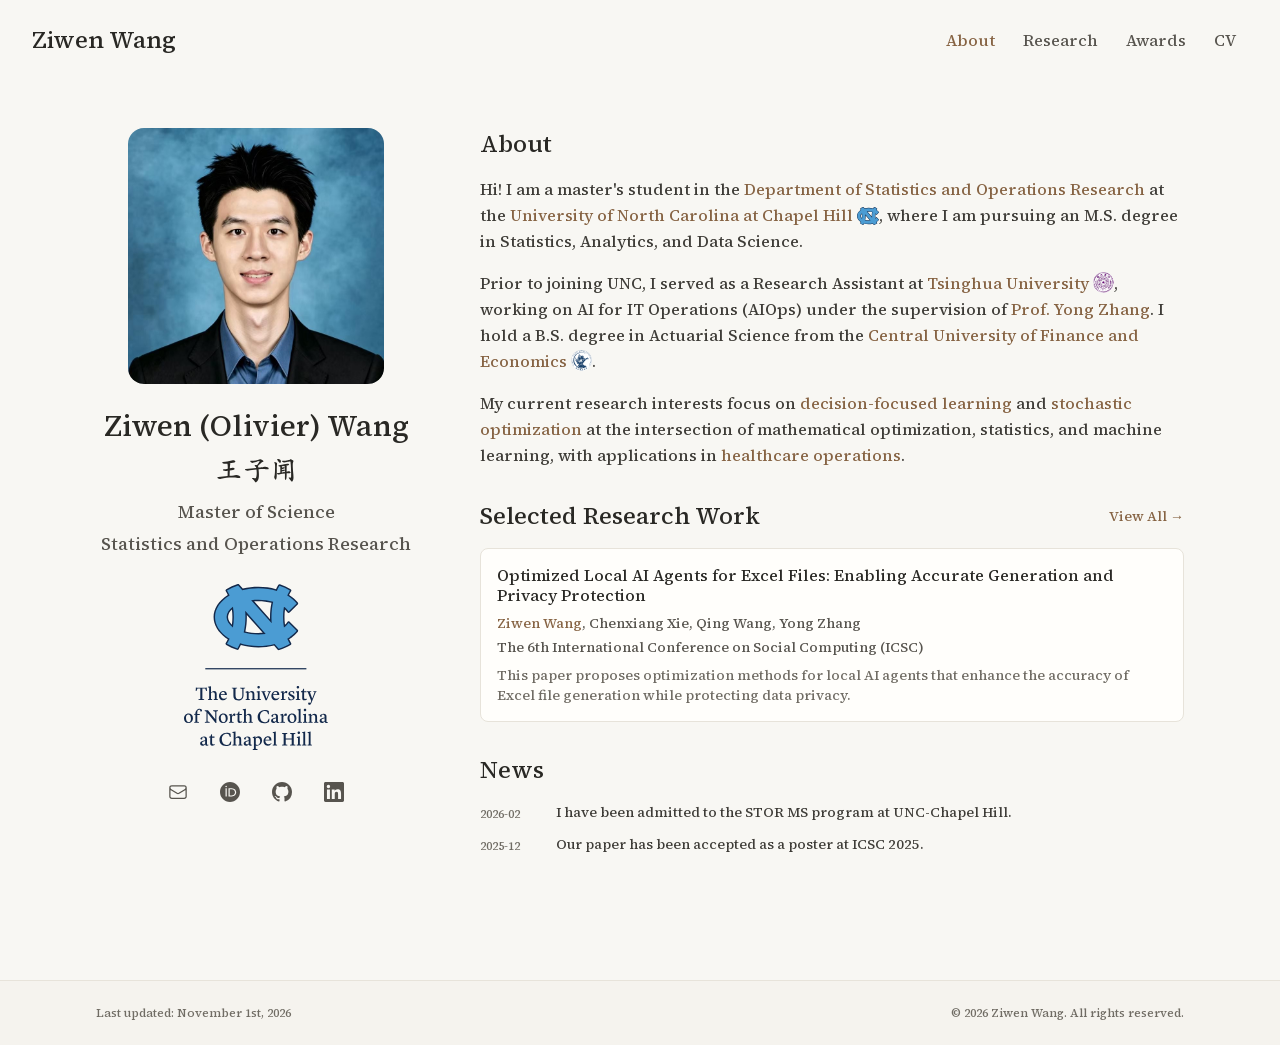
<file: index.html>
<!DOCTYPE html><html lang="en" class="light scroll-smooth" data-theme="light"><head><meta charSet="utf-8"/><meta name="viewport" content="width=device-width, initial-scale=1"/><link rel="preload" as="image" href="/bio.jpg"/><link rel="stylesheet" href="/_next/static/css/4477662e172b2604.css" data-precedence="next"/><link rel="preload" as="script" fetchPriority="low" href="/_next/static/chunks/webpack-af78f5c2c11af041.js"/><script src="/_next/static/chunks/4bd1b696-70b6d399998de86a.js" async=""></script><script src="/_next/static/chunks/684-5aaa8290a129f299.js" async=""></script><script src="/_next/static/chunks/main-app-d6baa459be07ffe4.js" async=""></script><script src="/_next/static/chunks/461-a9a5d7b05a71d978.js" async=""></script><script src="/_next/static/chunks/874-6cc630662f3664af.js" async=""></script><script src="/_next/static/chunks/212-ac2f7a9f13619e02.js" async=""></script><script src="/_next/static/chunks/app/layout-7d9b29384665c47a.js" async=""></script><script src="/_next/static/chunks/178-595a94b9af1e67b5.js" async=""></script><script src="/_next/static/chunks/185-bbbe12de0a2cfc63.js" async=""></script><script src="/_next/static/chunks/app/page-07bd4c8db1169664.js" async=""></script><link rel="icon" href="/favicon.svg" type="image/svg+xml"/><link rel="preload" href="/fonts/source-serif-4/normal-latin-500.woff2" as="font" type="font/woff2" crossorigin="anonymous"/><link rel="preload" href="/fonts/source-serif-4/italic-latin-500.woff2" as="font" type="font/woff2" crossorigin="anonymous"/><script>
    try {
      const cfg = {"enabled":false,"locales":["en"],"defaultLocale":"en","mode":"auto","fixedLocale":"en","persist":true,"switcher":false,"labels":{"en":"en"}};
      const storageKey = 'locale-storage';
      const normalize = (value) => typeof value === 'string' ? value.trim().replace('_', '-').toLowerCase() : '';
      const matchLocale = (candidate) => {
        const normalized = normalize(candidate);
        if (!normalized) return null;
        if (cfg.locales.includes(normalized)) return normalized;
        const language = normalized.split('-')[0];
        if (cfg.locales.includes(language)) return language;
        return null;
      };

      let resolved = null;

      if (cfg.persist) {
        resolved = matchLocale(localStorage.getItem(storageKey));
      }

      if (!resolved) {
        if (cfg.mode === 'fixed') {
          resolved = cfg.fixedLocale;
        } else {
          resolved = matchLocale(navigator.language);
        }
      }

      if (!resolved) {
        resolved = cfg.defaultLocale;
      }

      const root = document.documentElement;
      root.lang = resolved;
      root.setAttribute('data-locale', resolved);

      if (cfg.persist) {
        localStorage.setItem(storageKey, resolved);
      }
    } catch (e) {
      const root = document.documentElement;
      root.lang = 'en';
      root.setAttribute('data-locale', 'en');
    }
  </script><title>Ziwen Wang</title><meta name="description" content="Olivier Wang&#x27;s Homepage"/><meta name="author" content="Ziwen (Olivier) Wang"/><meta name="keywords" content="Ziwen (Olivier) Wang,PhD,Research,"/><meta name="creator" content="Ziwen (Olivier) Wang"/><meta name="publisher" content="Ziwen (Olivier) Wang"/><meta property="og:title" content="Ziwen Wang"/><meta property="og:description" content="Olivier Wang&#x27;s Homepage"/><meta property="og:site_name" content="Ziwen (Olivier) Wang&#x27;s Academic Website"/><meta property="og:locale" content="en_US"/><meta property="og:image" content="https://ziwenolivierwang.github.io/bio.jpg"/><meta property="og:image:alt" content="Ziwen (Olivier) Wang"/><meta property="og:type" content="website"/><meta name="twitter:card" content="summary_large_image"/><meta name="twitter:title" content="Ziwen Wang"/><meta name="twitter:description" content="Olivier Wang&#x27;s Homepage"/><meta name="twitter:image" content="https://ziwenolivierwang.github.io/bio.jpg"/><meta name="twitter:image:alt" content="Ziwen (Olivier) Wang"/><link rel="icon" href="/favicon.svg"/><script>document.querySelectorAll('body link[rel="icon"], body link[rel="apple-touch-icon"]').forEach(el => document.head.appendChild(el))</script><script src="/_next/static/chunks/polyfills-42372ed130431b0a.js" noModule=""></script></head><body class="font-sans antialiased"><nav class="fixed top-0 left-0 right-0 z-50" data-headlessui-state=""><div class="transition-all duration-300 ease-out bg-transparent" style="transform:none"><div class="max-w-7xl mx-auto px-4 sm:px-6 lg:px-8"><div class="flex justify-between items-center h-16 lg:h-20"><div class="flex-shrink-0" tabindex="0"><a class="text-xl lg:text-2xl font-serif font-semibold text-primary hover:text-accent transition-colors duration-200" href="/">Ziwen Wang</a></div><div class="hidden lg:block"><div class="ml-10 flex items-center space-x-3"><div class="relative flex items-baseline space-x-1"><a data-nav-href="/" class="relative px-3 py-2 text-base font-medium rounded-lg transition-colors duration-150 text-accent" href="/">About</a><a data-nav-href="/research" class="relative px-3 py-2 text-base font-medium rounded-lg transition-colors duration-150 text-neutral-600" href="/research/">Research</a><a data-nav-href="/awards" class="relative px-3 py-2 text-base font-medium rounded-lg transition-colors duration-150 text-neutral-600" href="/awards/">Awards</a><a data-nav-href="/cv" class="relative px-3 py-2 text-base font-medium rounded-lg transition-colors duration-150 text-neutral-600" href="/cv/">CV</a></div></div></div><div class="lg:hidden flex items-center space-x-2"><button class="inline-flex items-center justify-center p-2 rounded-md text-neutral-600 hover:text-accent-dark hover:bg-neutral-100 focus:outline-none focus:ring-2 focus:ring-inset focus:ring-accent transition-colors duration-200" id="headlessui-disclosure-button-«R5pdb»" type="button" aria-expanded="false" data-headlessui-state=""><span class="sr-only">Open main menu</span><div><svg xmlns="http://www.w3.org/2000/svg" fill="none" viewBox="0 0 24 24" stroke-width="1.5" stroke="currentColor" aria-hidden="true" data-slot="icon" class="block h-6 w-6"><path stroke-linecap="round" stroke-linejoin="round" d="M3.75 6.75h16.5M3.75 12h16.5m-16.5 5.25h16.5"></path></svg></div></button></div></div></div></div></nav><main class="min-h-screen pt-16 lg:pt-20"><script type="application/ld+json">{"@context":"https://schema.org","@type":"WebPage","url":"https://ziwenolivierwang.github.io/","primaryImageOfPage":"https://ziwenolivierwang.github.io/bio.jpg"}</script><div class="max-w-6xl mx-auto px-4 sm:px-6 lg:px-8 py-10 lg:py-12 bg-background min-h-screen"><div class="grid grid-cols-1 lg:grid-cols-3 gap-12 lg:gap-16"><div class="lg:col-span-1"><div class="sticky top-8" style="opacity:1;transform:none"><div class="w-64 h-64 mx-auto mb-6 rounded-2xl overflow-hidden hover:shadow-sm transition-shadow duration-200"><img alt="Ziwen (Olivier) Wang" width="256" height="256" decoding="async" data-nimg="1" class="w-full h-full object-cover object-[32%_center]" style="color:transparent" src="/bio.jpg"/></div><div class="text-center mb-6"><h1 class="text-3xl font-serif font-bold text-primary mb-2">Ziwen (Olivier) Wang</h1><p lang="zh-CN" class="text-[1.75rem] leading-9 font-[700] text-primary mb-2" style="font-family:STKaiti, &quot;华文楷体&quot;, KaiTi, &quot;楷体&quot;, serif"><span class="profile-chinese-name" style="width:3em;--profile-name-artwork:url(&quot;/images/ziwen-wang-chinese-name.svg&quot;)">王子闻</span></p><p class="whitespace-pre-line text-[clamp(1rem,1.5vw,1.125rem)] leading-8 text-neutral-600 font-medium mb-3">Master of Science
Statistics and Operations Research</p><p class="text-neutral-600 mb-2"></p></div><div class="mx-auto mb-6 flex justify-center"><img alt="Institution logo" loading="lazy" width="1254" height="1446" decoding="async" data-nimg="1" class="h-auto w-32 max-w-full object-contain sm:w-36" style="color:transparent" src="/images/universities/university-signature-carolinablue-navy-rgb-v.svg"/></div><div class="flex flex-wrap items-center justify-center gap-3 sm:gap-4 mb-6 px-2"><a href="mailto:zwwang@unc.edu" class="flex h-9 w-9 items-center justify-center rounded-md text-neutral-600 transition-colors duration-200 hover:text-accent focus-visible:outline-none focus-visible:ring-2 focus-visible:ring-accent/50" aria-label="Email" title="zwwang@unc.edu"><span class="flex h-5 w-5 shrink-0 items-center justify-center" aria-hidden="true"><svg xmlns="http://www.w3.org/2000/svg" fill="none" viewBox="0 0 24 24" stroke-width="1.5" stroke="currentColor" aria-hidden="true" data-slot="icon" class="h-5 w-5"><path stroke-linecap="round" stroke-linejoin="round" d="M21.75 6.75v10.5a2.25 2.25 0 0 1-2.25 2.25h-15a2.25 2.25 0 0 1-2.25-2.25V6.75m19.5 0A2.25 2.25 0 0 0 19.5 4.5h-15a2.25 2.25 0 0 0-2.25 2.25m19.5 0v.243a2.25 2.25 0 0 1-1.07 1.916l-7.5 4.615a2.25 2.25 0 0 1-2.36 0L3.32 8.91a2.25 2.25 0 0 1-1.07-1.916V6.75"></path></svg></span></a><a href="https://orcid.org/0009-0000-1724-9353" target="_blank" rel="noopener noreferrer" class="flex h-9 w-9 items-center justify-center rounded-md text-neutral-600 transition-colors duration-200 hover:text-accent focus-visible:outline-none focus-visible:ring-2 focus-visible:ring-accent/50" aria-label="ORCID" title="ORCID"><span class="flex h-5 w-5 shrink-0 items-center justify-center" aria-hidden="true"><svg viewBox="0 0 24 24" fill="currentColor" class="h-5 w-5" xmlns="http://www.w3.org/2000/svg"><path d="M12 0C5.372 0 0 5.372 0 12s5.372 12 12 12 12-5.372 12-12S18.628 0 12 0zM7.369 4.378c.525 0 .947.431.947.947s-.422.947-.947.947a.95.95 0 0 1-.947-.947c0-.525.422-.947.947-.947zm-.722 3.038h1.444v10.041H6.647V7.416zm3.562 0h3.9c3.712 0 5.344 2.653 5.344 5.025 0 2.578-2.016 5.025-5.325 5.025h-3.919V7.416zm1.444 1.303v7.444h2.297c3.272 0 4.022-2.484 4.022-3.722 0-2.016-1.284-3.722-4.097-3.722h-2.222z"></path></svg></span></a><a href="https://github.com/ZiwenOlivierWang" target="_blank" rel="noopener noreferrer" class="flex h-9 w-9 items-center justify-center rounded-md text-neutral-600 transition-colors duration-200 hover:text-accent focus-visible:outline-none focus-visible:ring-2 focus-visible:ring-accent/50" aria-label="GitHub" title="GitHub"><span class="flex h-5 w-5 shrink-0 items-center justify-center" aria-hidden="true"><svg viewBox="0 0 16 16" fill="currentColor" class="h-5 w-5" xmlns="http://www.w3.org/2000/svg"><path d="M8 0C3.58 0 0 3.58 0 8c0 3.54 2.29 6.53 5.47 7.59.4.07.55-.17.55-.38 0-.19-.01-.82-.01-1.49-2.01.37-2.53-.49-2.69-.94-.09-.23-.48-.94-.82-1.13-.28-.15-.68-.52-.01-.53.63-.01 1.08.58 1.23.82.72 1.21 1.87.87 2.33.66.07-.52.28-.87.51-1.07-1.78-.2-3.64-.89-3.64-3.95 0-.87.31-1.59.82-2.15-.08-.2-.36-1.02.08-2.12 0 0 .67-.21 2.2.82.64-.18 1.32-.27 2-.27s1.36.09 2 .27c1.53-1.04 2.2-.82 2.2-.82.44 1.1.16 1.92.08 2.12.51.56.82 1.27.82 2.15 0 3.07-1.87 3.75-3.65 3.95.29.25.54.73.54 1.48 0 1.07-.01 1.93-.01 2.2 0 .21.15.46.55.38A8.013 8.013 0 0 0 16 8c0-4.42-3.58-8-8-8z"></path></svg></span></a><a href="https://www.linkedin.com/in/ziwen-wang-b13605321/" target="_blank" rel="noopener noreferrer" class="flex h-9 w-9 items-center justify-center rounded-md text-neutral-600 transition-colors duration-200 hover:text-accent focus-visible:outline-none focus-visible:ring-2 focus-visible:ring-accent/50" aria-label="LinkedIn" title="LinkedIn"><span class="flex h-5 w-5 shrink-0 items-center justify-center" aria-hidden="true"><svg viewBox="0 0 24 24" fill="currentColor" class="h-5 w-5" xmlns="http://www.w3.org/2000/svg"><path d="M20.447 20.452h-3.554v-5.569c0-1.328-.027-3.037-1.852-3.037-1.853 0-2.136 1.445-2.136 2.939v5.667H9.351V9h3.414v1.561h.046c.476-.9 1.637-1.85 3.37-1.85 3.601 0 4.267 2.37 4.267 5.455v6.286zM5.337 7.433a2.062 2.062 0 1 1 0-4.124 2.062 2.062 0 0 1 0 4.124zM7.119 20.452H3.555V9h3.564v11.452zM22.225 0H1.771C.792 0 0 .774 0 1.729v20.542C0 23.227.792 24 1.771 24h20.451C23.2 24 24 23.227 24 22.271V1.729C24 .774 23.2 0 22.222 0h.003z"></path></svg></span></a></div></div></div><div class="lg:col-span-2 space-y-8"><section id="about" class="scroll-mt-24 space-y-8"><section style="opacity:1;transform:none"><h2 class="text-2xl font-serif font-bold text-primary mb-4">About</h2><div class="text-neutral-700 leading-relaxed"><p class="mb-4 last:mb-0">Hi! I am a master&#x27;s student in the <a href="https://stor.unc.edu/" node="[object Object]" target="_blank" rel="noopener noreferrer" class="text-accent font-medium no-underline hover:text-accent-dark transition-colors duration-200">Department of Statistics and Operations Research</a> at the <a href="https://www.unc.edu/" node="[object Object]" target="_blank" rel="noopener noreferrer" class="text-accent font-medium no-underline hover:text-accent-dark transition-colors duration-200">University of North Carolina at Chapel Hill</a> <img alt="UNC logo" loading="lazy" width="144" height="112.63" decoding="async" data-nimg="1" class="inline-block w-auto max-w-none align-[-0.22em] h-[1.1em] " style="color:transparent" src="/images/universities/unc.svg"/>, where I am pursuing an M.S. degree in Statistics, Analytics, and Data Science.</p>
<p class="mb-4 last:mb-0">Prior to joining UNC, I served as a Research Assistant at <a href="https://www.tsinghua.edu.cn/en/" node="[object Object]" target="_blank" rel="noopener noreferrer" class="text-accent font-medium no-underline hover:text-accent-dark transition-colors duration-200">Tsinghua University</a> <span class="relative inline-block h-[1.3em] w-[1.3em] overflow-hidden rounded-full bg-white align-[-0.22em]"><img alt="Tsinghua University seal" loading="lazy" width="1400" height="600" decoding="async" data-nimg="1" class="absolute h-auto max-w-none" style="color:transparent;width:318.1818181818182%;left:-105.9090909090909%;top:-17.045454545454543%" src="/images/universities/tsinghua.jpg"/></span>, working on AI for IT Operations (AIOps) under the supervision of <a href="https://dagege.github.io/" node="[object Object]" target="_blank" rel="noopener noreferrer" class="text-accent font-medium no-underline hover:text-accent-dark transition-colors duration-200">Prof. Yong Zhang</a>. I hold a B.S. degree in Actuarial Science from the <a href="https://en.cufe.edu.cn/" node="[object Object]" target="_blank" rel="noopener noreferrer" class="text-accent font-medium no-underline hover:text-accent-dark transition-colors duration-200">Central University of Finance and Economics</a> <img alt="Central University of Finance and Economics seal" loading="lazy" width="88" height="89" decoding="async" data-nimg="1" class="inline-block w-auto max-w-none align-[-0.22em] h-[1.3em] rounded-full bg-white" style="color:transparent" src="/images/universities/cufe.svg"/>.</p>
<p class="mb-4 last:mb-0">My current research interests focus on <strong class="font-semibold text-accent">decision-focused learning</strong> and <strong class="font-semibold text-accent">stochastic optimization</strong> at the intersection of mathematical optimization, statistics, and machine learning, with applications in <strong class="font-semibold text-accent">healthcare operations</strong>.</p></div></section><section style="opacity:1;transform:none"><div class="flex items-center justify-between mb-4"><h2 class="text-2xl font-serif font-bold text-primary">Selected Research Work</h2><a class="text-accent hover:text-accent-dark text-sm font-medium transition-colors duration-200" href="/research/">View All<!-- --> →</a></div><div class="space-y-4"><div class="bg-surface p-4 rounded-lg border border-neutral-200 hover:border-neutral-300 transition-colors duration-200" style="opacity:1;transform:none"><h3 class="font-semibold text-primary mb-2 leading-tight">Optimized Local AI Agents for Excel Files: Enabling Accurate Generation and Privacy Protection</h3><p class="text-sm text-neutral-600 mb-1"><span><span class="text-accent font-semibold">Ziwen Wang</span>, </span><span><span class=" ">Chenxiang Xie</span>, </span><span><span class=" ">Qing Wang</span>, </span><span><span class=" ">Yong Zhang</span></span></p><p class="text-sm text-neutral-600 mb-2">The 6th International Conference on Social Computing (ICSC)</p><p class="text-sm text-neutral-500 line-clamp-2">This paper proposes optimization methods for local AI agents that enhance the accuracy of Excel file generation while protecting data privacy.</p></div></div></section><section style="opacity:1;transform:none"><h2 class="text-2xl font-serif font-bold text-primary mb-4">News</h2><div class="space-y-3"><div class="flex items-start space-x-3"><span class="text-xs text-neutral-500 mt-1 w-16 flex-shrink-0">2026-02</span><p class="text-sm text-neutral-700">I have been admitted to the STOR MS program at UNC-Chapel Hill.</p></div><div class="flex items-start space-x-3"><span class="text-xs text-neutral-500 mt-1 w-16 flex-shrink-0">2025-12</span><p class="text-sm text-neutral-700">Our paper has been accepted as a poster at ICSC 2025.</p></div></div></section></section></div></div></div><!--$--><!--/$--><!--$--><!--/$--></main><footer class="border-t border-footer-border bg-footer-background"><div class="max-w-6xl mx-auto px-4 sm:px-6 lg:px-8 py-6"><div class="flex flex-col sm:flex-row justify-between items-center gap-2"><p class="text-xs text-neutral-500">Last updated<!-- -->: <!-- -->November 1st, 2026</p><p class="font-sans text-xs font-medium text-neutral-500 flex items-center">© <!-- -->2026<!-- --> Ziwen Wang. All rights reserved.</p></div></div></footer><script src="/_next/static/chunks/webpack-af78f5c2c11af041.js" async=""></script><script>(self.__next_f=self.__next_f||[]).push([0])</script><script>self.__next_f.push([1,"1:\"$Sreact.fragment\"\n3:I[310,[\"461\",\"static/chunks/461-a9a5d7b05a71d978.js\",\"874\",\"static/chunks/874-6cc630662f3664af.js\",\"212\",\"static/chunks/212-ac2f7a9f13619e02.js\",\"177\",\"static/chunks/app/layout-7d9b29384665c47a.js\"],\"LocaleProvider\"]\n4:I[7734,[\"461\",\"static/chunks/461-a9a5d7b05a71d978.js\",\"874\",\"static/chunks/874-6cc630662f3664af.js\",\"212\",\"static/chunks/212-ac2f7a9f13619e02.js\",\"177\",\"static/chunks/app/layout-7d9b29384665c47a.js\"],\"default\"]\n5:I[7555,[],\"\"]\n6:I[1295,[],\"\"]\n7:I[2548,[\"461\",\"static/chunks/461-a9a5d7b05a71d978.js\",\"874\",\"static/chunks/874-6cc630662f3664af.js\",\"212\",\"static/chunks/212-ac2f7a9f13619e02.js\",\"177\",\"static/chunks/app/layout-7d9b29384665c47a.js\"],\"default\"]\n8:I[5114,[\"461\",\"static/chunks/461-a9a5d7b05a71d978.js\",\"178\",\"static/chunks/178-595a94b9af1e67b5.js\",\"874\",\"static/chunks/874-6cc630662f3664af.js\",\"185\",\"static/chunks/185-bbbe12de0a2cfc63.js\",\"974\",\"static/chunks/app/page-07bd4c8db1169664.js\"],\"default\"]\nb:I[9665,[],\"MetadataBoundary\"]\nd:I[9665,[],\"OutletBoundary\"]\n10:I[4911,[],\"AsyncMetadataOutlet\"]\n12:I[9665,[],\"ViewportBoundary\"]\n14:I[6614,[],\"\"]\n:HL[\"/_next/static/css/4477662e172b2604.css\",\"style\"]\n2:T57a,\n    try {\n      const cfg = {\"enabled\":false,\"locales\":[\"en\"],\"defaultLocale\":\"en\",\"mode\":\"auto\",\"fixedLocale\":\"en\",\"persist\":true,\"switcher\":false,\"labels\":{\"en\":\"en\"}};\n      const storageKey = 'locale-storage';\n      const normalize = (value) =\u003e typeof value === 'string' ? value.trim().replace('_', '-').toLowerCase() : '';\n      const matchLocale = (candidate) =\u003e {\n        const normalized = normalize(candidate);\n        if (!normalized) return null;\n        if (cfg.locales.includes(normalized)) return normalized;\n        const language = normalized.split('-')[0];\n        if (cfg.locales.includes(language)) return language;\n        return null;\n      };\n\n      let resolved = null;\n\n      if (cfg.persist) {\n        resolved = matchLocale(localStorage.getItem(storageKey));\n      }\n\n      if (!resolved) {\n        if (cfg.mode === 'fixed') {\n          resolved = cfg.fixed"])</script><script>self.__next_f.push([1,"Locale;\n        } else {\n          resolved = matchLocale(navigator.language);\n        }\n      }\n\n      if (!resolved) {\n        resolved = cfg.defaultLocale;\n      }\n\n      const root = document.documentElement;\n      root.lang = resolved;\n      root.setAttribute('data-locale', resolved);\n\n      if (cfg.persist) {\n        localStorage.setItem(storageKey, resolved);\n      }\n    } catch (e) {\n      const root = document.documentElement;\n      root.lang = 'en';\n      root.setAttribute('data-locale', 'en');\n    }\n  9:T40f,Hi! I am a master's student in the [Department of Statistics and Operations Research](https://stor.unc.edu/) at the [University of North Carolina at Chapel Hill](https://www.unc.edu/) ![UNC logo](/images/universities/unc.svg), where I am pursuing an M.S. degree in Statistics, Analytics, and Data Science.\n\nPrior to joining UNC, I served as a Research Assistant at [Tsinghua University](https://www.tsinghua.edu.cn/en/) ![Tsinghua University seal](/images/universities/tsinghua.jpg), working on AI for IT Operations (AIOps) under the supervision of [Prof. Yong Zhang](https://dagege.github.io/). I hold a B.S. degree in Actuarial Science from the [Central University of Finance and Economics](https://en.cufe.edu.cn/) ![Central University of Finance and Economics seal](/images/universities/cufe.svg).\n\nMy current research interests focus on **decision-focused learning** and **stochastic optimization** at the intersection of mathematical optimization, statistics, and machine learning, with applications in **healthcare operations**.\na:T533,@misc{wang2025optimized,\n  title = {Optimized Local AI Agents for Excel Files: Enabling Accurate Generation and Privacy Protection},\n  booktitle = {The 6th International Conference on Social Computing (ICSC)},\n  author = {Wang, Ziwen and Xie, Chenxiang and Wang, Qing and Zhang, Yong},\n  year = {2025},\n  month = {dec},\n  howpublished = {Poster presented at the 6th International Conference on Social Computing (ICSC 2025)},\n  address = {Shanghai, China},\n  note = {Poster Sess"])</script><script>self.__next_f.push([1,"ion},\n  abstract = {With the rapid development of AI agents, deploying agents in local environments for automated office document generation has emerged as a significant research direction, particularly in socially sensitive contexts where data privacy and trust are critical. This study presents a locally deployable AI agent designed for automated Excel file generation and proposes targeted optimization strategies with a focus on tool integration and prompt engineering. A comprehensive evaluation across diverse task sets demonstrates that the optimizations significantly enhance content accuracy, formula correctness, and structural fidelity. These findings confirm the feasibility of local Excel agents and provide practical insights into designing efficient solutions for automated document generation while ensuring data privacy and security.}\n}"])</script><script>self.__next_f.push([1,"0:{\"P\":null,\"b\":\"jW2m64t7ez6o0-RSD4esN\",\"p\":\"\",\"c\":[\"\",\"\"],\"i\":false,\"f\":[[[\"\",{\"children\":[\"__PAGE__\",{}]},\"$undefined\",\"$undefined\",true],[\"\",[\"$\",\"$1\",\"c\",{\"children\":[[[\"$\",\"link\",\"0\",{\"rel\":\"stylesheet\",\"href\":\"/_next/static/css/4477662e172b2604.css\",\"precedence\":\"next\",\"crossOrigin\":\"$undefined\",\"nonce\":\"$undefined\"}]],[\"$\",\"html\",null,{\"lang\":\"en\",\"className\":\"light scroll-smooth\",\"data-theme\":\"light\",\"suppressHydrationWarning\":true,\"children\":[[\"$\",\"head\",null,{\"children\":[[\"$\",\"link\",null,{\"rel\":\"icon\",\"href\":\"/favicon.svg\",\"type\":\"image/svg+xml\"}],[\"$\",\"link\",null,{\"rel\":\"preload\",\"href\":\"/fonts/source-serif-4/normal-latin-500.woff2\",\"as\":\"font\",\"type\":\"font/woff2\",\"crossOrigin\":\"anonymous\"}],[\"$\",\"link\",null,{\"rel\":\"preload\",\"href\":\"/fonts/source-serif-4/italic-latin-500.woff2\",\"as\":\"font\",\"type\":\"font/woff2\",\"crossOrigin\":\"anonymous\"}],[\"$\",\"script\",null,{\"dangerouslySetInnerHTML\":{\"__html\":\"$2\"}}]]}],[\"$\",\"body\",null,{\"className\":\"font-sans antialiased\",\"children\":[\"$\",\"$L3\",null,{\"config\":{\"enabled\":false,\"locales\":[\"en\"],\"defaultLocale\":\"en\",\"mode\":\"auto\",\"fixedLocale\":\"en\",\"persist\":true,\"switcher\":false,\"labels\":{\"en\":\"en\"}},\"children\":[[\"$\",\"$L4\",null,{\"items\":[{\"title\":\"About\",\"type\":\"page\",\"target\":\"about\",\"href\":\"/\"},{\"title\":\"Research\",\"type\":\"page\",\"target\":\"research\",\"href\":\"/research\"},{\"title\":\"Awards\",\"type\":\"page\",\"target\":\"awards\",\"href\":\"/awards\"},{\"title\":\"CV\",\"type\":\"page\",\"target\":\"cv\",\"href\":\"/cv\"}],\"siteTitle\":\"Ziwen Wang\",\"enableOnePageMode\":false,\"i18n\":\"$0:f:0:1:1:props:children:1:props:children:1:props:children:props:config\",\"itemsByLocale\":{\"en\":[{\"title\":\"About\",\"type\":\"page\",\"target\":\"about\",\"href\":\"/\"},{\"title\":\"Research\",\"type\":\"page\",\"target\":\"research\",\"href\":\"/research\"},{\"title\":\"Awards\",\"type\":\"page\",\"target\":\"awards\",\"href\":\"/awards\"},{\"title\":\"CV\",\"type\":\"page\",\"target\":\"cv\",\"href\":\"/cv\"}]},\"siteTitleByLocale\":{\"en\":\"Ziwen Wang\"}}],[\"$\",\"main\",null,{\"className\":\"min-h-screen pt-16 lg:pt-20\",\"children\":[\"$\",\"$L5\",null,{\"parallelRouterKey\":\"children\",\"error\":\"$undefined\",\"errorStyles\":\"$undefined\",\"errorScripts\":\"$undefined\",\"template\":[\"$\",\"$L6\",null,{}],\"templateStyles\":\"$undefined\",\"templateScripts\":\"$undefined\",\"notFound\":[[[\"$\",\"title\",null,{\"children\":\"404: This page could not be found.\"}],[\"$\",\"div\",null,{\"style\":{\"fontFamily\":\"system-ui,\\\"Segoe UI\\\",Roboto,Helvetica,Arial,sans-serif,\\\"Apple Color Emoji\\\",\\\"Segoe UI Emoji\\\"\",\"height\":\"100vh\",\"textAlign\":\"center\",\"display\":\"flex\",\"flexDirection\":\"column\",\"alignItems\":\"center\",\"justifyContent\":\"center\"},\"children\":[\"$\",\"div\",null,{\"children\":[[\"$\",\"style\",null,{\"dangerouslySetInnerHTML\":{\"__html\":\"body{color:#000;background:#fff;margin:0}.next-error-h1{border-right:1px solid rgba(0,0,0,.3)}@media (prefers-color-scheme:dark){body{color:#fff;background:#000}.next-error-h1{border-right:1px solid rgba(255,255,255,.3)}}\"}}],[\"$\",\"h1\",null,{\"className\":\"next-error-h1\",\"style\":{\"display\":\"inline-block\",\"margin\":\"0 20px 0 0\",\"padding\":\"0 23px 0 0\",\"fontSize\":24,\"fontWeight\":500,\"verticalAlign\":\"top\",\"lineHeight\":\"49px\"},\"children\":404}],[\"$\",\"div\",null,{\"style\":{\"display\":\"inline-block\"},\"children\":[\"$\",\"h2\",null,{\"style\":{\"fontSize\":14,\"fontWeight\":400,\"lineHeight\":\"49px\",\"margin\":0},\"children\":\"This page could not be found.\"}]}]]}]}]],[]],\"forbidden\":\"$undefined\",\"unauthorized\":\"$undefined\"}]}],[\"$\",\"$L7\",null,{\"lastUpdated\":\"November 1st, 2026\",\"lastUpdatedByLocale\":{\"en\":\"November 1st, 2026\"},\"defaultLocale\":\"en\"}]]}]}]]}]]}],{\"children\":[\"__PAGE__\",[\"$\",\"$1\",\"c\",{\"children\":[[[\"$\",\"script\",null,{\"type\":\"application/ld+json\",\"dangerouslySetInnerHTML\":{\"__html\":\"{\\\"@context\\\":\\\"https://schema.org\\\",\\\"@type\\\":\\\"WebPage\\\",\\\"url\\\":\\\"https://ziwenolivierwang.github.io/\\\",\\\"primaryImageOfPage\\\":\\\"https://ziwenolivierwang.github.io/bio.jpg\\\"}\"}}],[\"$\",\"$L8\",null,{\"dataByLocale\":{\"en\":{\"author\":{\"name\":\"Ziwen (Olivier) Wang\",\"chinese_name\":\"王子闻\",\"chinese_name_artwork\":\"/images/ziwen-wang-chinese-name.svg\",\"title\":\"Master of Science\\nStatistics and Operations Research\",\"institution\":\"\",\"institution_logo\":\"/images/universities/university-signature-carolinablue-navy-rgb-v.svg\",\"avatar\":\"/bio.jpg\"},\"social\":{\"email\":\"zwwang@unc.edu\",\"orcid\":\"https://orcid.org/0009-0000-1724-9353\",\"github\":\"https://github.com/ZiwenOlivierWang\",\"linkedin\":\"https://www.linkedin.com/in/ziwen-wang-b13605321/\"},\"enableOnePageMode\":false,\"pagesToShow\":[{\"type\":\"about\",\"id\":\"about\",\"sections\":[{\"id\":\"about\",\"type\":\"markdown\",\"source\":\"bio.md\",\"title\":\"About\",\"content\":\"$9\"},{\"id\":\"featured_research\",\"type\":\"research\",\"title\":\"Selected Research Work\",\"filter\":\"selected\",\"limit\":5,\"publications\":[{\"id\":\"wang2025optimized\",\"title\":\"Optimized Local AI Agents for Excel Files: Enabling Accurate Generation and Privacy Protection\",\"authors\":[{\"name\":\"Ziwen Wang\",\"isHighlighted\":true,\"isCorresponding\":false,\"isCoAuthor\":false},{\"name\":\"Chenxiang Xie\",\"isHighlighted\":false,\"isCorresponding\":false,\"isCoAuthor\":false},{\"name\":\"Qing Wang\",\"isHighlighted\":false,\"isCorresponding\":false,\"isCoAuthor\":false},{\"name\":\"Yong Zhang\",\"isHighlighted\":false,\"isCorresponding\":false,\"isCoAuthor\":false}],\"year\":2025,\"month\":\"12\",\"type\":\"preprint\",\"status\":\"published\",\"tags\":[],\"keywords\":\"$0:f:0:1:2:children:1:props:children:0:1:props:dataByLocale:en:pagesToShow:0:sections:1:publications:0:tags\",\"researchArea\":\"machine-learning\",\"journal\":\"\",\"conference\":\"The 6th International Conference on Social Computing (ICSC)\",\"pdfUrl\":\"/papers/optimized-local-ai-agents-for-excel-files.pdf\",\"abstract\":\"With the rapid development of AI agents, deploying agents in local environments for automated office document generation has emerged as a significant research direction, particularly in socially sensitive contexts where data privacy and trust are critical. This study presents a locally deployable AI agent designed for automated Excel file generation and proposes targeted optimization strategies with a focus on tool integration and prompt engineering. A comprehensive evaluation across diverse task sets demonstrates that the optimizations significantly enhance content accuracy, formula correctness, and structural fidelity. These findings confirm the feasibility of local Excel agents and provide practical insights into designing efficient solutions for automated document generation while ensuring data privacy and security.\",\"description\":\"This paper proposes optimization methods for local AI agents that enhance the accuracy of Excel file generation while protecting data privacy.\",\"selected\":true,\"bibtex\":\"$a\"}]},{\"id\":\"news\",\"type\":\"list\",\"title\":\"News\",\"source\":\"news.toml\",\"items\":[{\"date\":\"2026-02\",\"content\":\"I have been admitted to the STOR MS program at UNC-Chapel Hill.\"},{\"date\":\"2025-12\",\"content\":\"Our paper has been accepted as a poster at ICSC 2025.\"}]}]}]}},\"defaultLocale\":\"en\"}]],[\"$\",\"$Lb\",null,{\"children\":\"$Lc\"}],null,[\"$\",\"$Ld\",null,{\"children\":[\"$Le\",\"$Lf\",[\"$\",\"$L10\",null,{\"promise\":\"$@11\"}]]}]]}],{},null,false]},null,false],[\"$\",\"$1\",\"h\",{\"children\":[null,[\"$\",\"$1\",\"byrw91_yNtV8ECXKaTm0I\",{\"children\":[[\"$\",\"$L12\",null,{\"children\":\"$L13\"}],null]}],null]}],false]],\"m\":\"$undefined\",\"G\":[\"$14\",\"$undefined\"],\"s\":false,\"S\":true}\n"])</script><script>self.__next_f.push([1,"15:\"$Sreact.suspense\"\n16:I[4911,[],\"AsyncMetadata\"]\nc:[\"$\",\"$15\",null,{\"fallback\":null,\"children\":[\"$\",\"$L16\",null,{\"promise\":\"$@17\"}]}]\n"])</script><script>self.__next_f.push([1,"f:null\n"])</script><script>self.__next_f.push([1,"13:[[\"$\",\"meta\",\"0\",{\"charSet\":\"utf-8\"}],[\"$\",\"meta\",\"1\",{\"name\":\"viewport\",\"content\":\"width=device-width, initial-scale=1\"}]]\ne:null\n"])</script><script>self.__next_f.push([1,"17:{\"metadata\":[[\"$\",\"title\",\"0\",{\"children\":\"Ziwen Wang\"}],[\"$\",\"meta\",\"1\",{\"name\":\"description\",\"content\":\"Olivier Wang's Homepage\"}],[\"$\",\"meta\",\"2\",{\"name\":\"author\",\"content\":\"Ziwen (Olivier) Wang\"}],[\"$\",\"meta\",\"3\",{\"name\":\"keywords\",\"content\":\"Ziwen (Olivier) Wang,PhD,Research,\"}],[\"$\",\"meta\",\"4\",{\"name\":\"creator\",\"content\":\"Ziwen (Olivier) Wang\"}],[\"$\",\"meta\",\"5\",{\"name\":\"publisher\",\"content\":\"Ziwen (Olivier) Wang\"}],[\"$\",\"meta\",\"6\",{\"property\":\"og:title\",\"content\":\"Ziwen Wang\"}],[\"$\",\"meta\",\"7\",{\"property\":\"og:description\",\"content\":\"Olivier Wang's Homepage\"}],[\"$\",\"meta\",\"8\",{\"property\":\"og:site_name\",\"content\":\"Ziwen (Olivier) Wang's Academic Website\"}],[\"$\",\"meta\",\"9\",{\"property\":\"og:locale\",\"content\":\"en_US\"}],[\"$\",\"meta\",\"10\",{\"property\":\"og:image\",\"content\":\"https://ziwenolivierwang.github.io/bio.jpg\"}],[\"$\",\"meta\",\"11\",{\"property\":\"og:image:alt\",\"content\":\"Ziwen (Olivier) Wang\"}],[\"$\",\"meta\",\"12\",{\"property\":\"og:type\",\"content\":\"website\"}],[\"$\",\"meta\",\"13\",{\"name\":\"twitter:card\",\"content\":\"summary_large_image\"}],[\"$\",\"meta\",\"14\",{\"name\":\"twitter:title\",\"content\":\"Ziwen Wang\"}],[\"$\",\"meta\",\"15\",{\"name\":\"twitter:description\",\"content\":\"Olivier Wang's Homepage\"}],[\"$\",\"meta\",\"16\",{\"name\":\"twitter:image\",\"content\":\"https://ziwenolivierwang.github.io/bio.jpg\"}],[\"$\",\"meta\",\"17\",{\"name\":\"twitter:image:alt\",\"content\":\"Ziwen (Olivier) Wang\"}],[\"$\",\"link\",\"18\",{\"rel\":\"icon\",\"href\":\"/favicon.svg\"}]],\"error\":null,\"digest\":\"$undefined\"}\n11:{\"metadata\":\"$17:metadata\",\"error\":null,\"digest\":\"$undefined\"}\n"])</script></body></html>
</file>
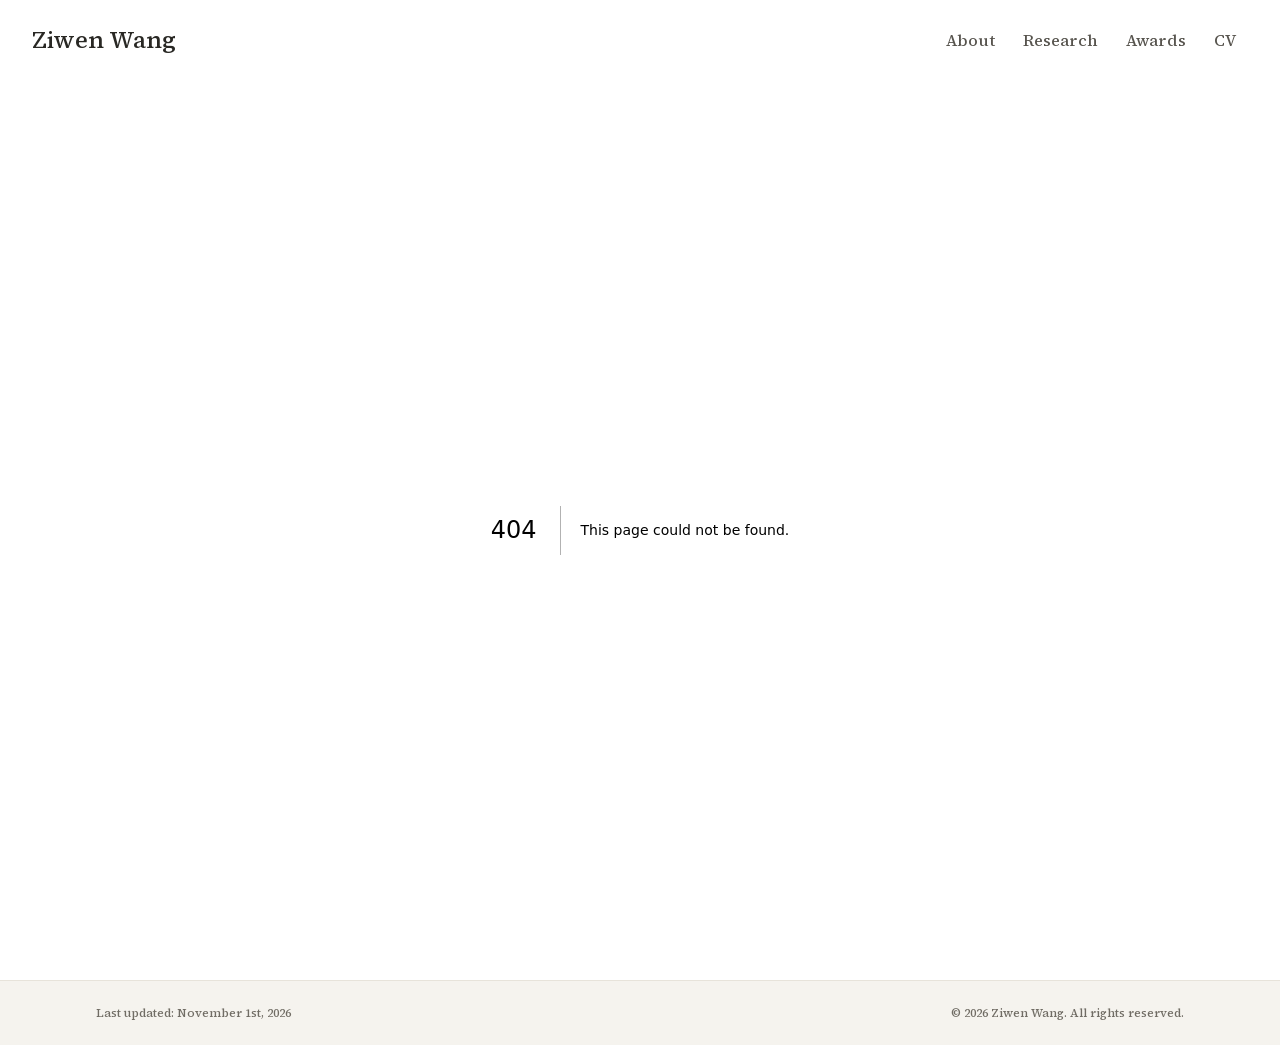
<file: 404/index.html>
<!DOCTYPE html><html lang="en" class="light scroll-smooth" data-theme="light"><head><meta charSet="utf-8"/><meta name="viewport" content="width=device-width, initial-scale=1"/><link rel="stylesheet" href="/_next/static/css/4477662e172b2604.css" data-precedence="next"/><link rel="preload" as="script" fetchPriority="low" href="/_next/static/chunks/webpack-af78f5c2c11af041.js"/><script src="/_next/static/chunks/4bd1b696-70b6d399998de86a.js" async=""></script><script src="/_next/static/chunks/684-5aaa8290a129f299.js" async=""></script><script src="/_next/static/chunks/main-app-d6baa459be07ffe4.js" async=""></script><script src="/_next/static/chunks/461-a9a5d7b05a71d978.js" async=""></script><script src="/_next/static/chunks/874-6cc630662f3664af.js" async=""></script><script src="/_next/static/chunks/212-ac2f7a9f13619e02.js" async=""></script><script src="/_next/static/chunks/app/layout-7d9b29384665c47a.js" async=""></script><meta name="robots" content="noindex"/><title>404: This page could not be found.</title><link rel="icon" href="/favicon.svg" type="image/svg+xml"/><link rel="preload" href="/fonts/source-serif-4/normal-latin-500.woff2" as="font" type="font/woff2" crossorigin="anonymous"/><link rel="preload" href="/fonts/source-serif-4/italic-latin-500.woff2" as="font" type="font/woff2" crossorigin="anonymous"/><script>
    try {
      const cfg = {"enabled":false,"locales":["en"],"defaultLocale":"en","mode":"auto","fixedLocale":"en","persist":true,"switcher":false,"labels":{"en":"en"}};
      const storageKey = 'locale-storage';
      const normalize = (value) => typeof value === 'string' ? value.trim().replace('_', '-').toLowerCase() : '';
      const matchLocale = (candidate) => {
        const normalized = normalize(candidate);
        if (!normalized) return null;
        if (cfg.locales.includes(normalized)) return normalized;
        const language = normalized.split('-')[0];
        if (cfg.locales.includes(language)) return language;
        return null;
      };

      let resolved = null;

      if (cfg.persist) {
        resolved = matchLocale(localStorage.getItem(storageKey));
      }

      if (!resolved) {
        if (cfg.mode === 'fixed') {
          resolved = cfg.fixedLocale;
        } else {
          resolved = matchLocale(navigator.language);
        }
      }

      if (!resolved) {
        resolved = cfg.defaultLocale;
      }

      const root = document.documentElement;
      root.lang = resolved;
      root.setAttribute('data-locale', resolved);

      if (cfg.persist) {
        localStorage.setItem(storageKey, resolved);
      }
    } catch (e) {
      const root = document.documentElement;
      root.lang = 'en';
      root.setAttribute('data-locale', 'en');
    }
  </script><title>Ziwen Wang</title><meta name="description" content="Olivier Wang&#x27;s Homepage"/><meta name="author" content="Ziwen (Olivier) Wang"/><meta name="keywords" content="Ziwen (Olivier) Wang,PhD,Research,"/><meta name="creator" content="Ziwen (Olivier) Wang"/><meta name="publisher" content="Ziwen (Olivier) Wang"/><meta property="og:title" content="Ziwen Wang"/><meta property="og:description" content="Olivier Wang&#x27;s Homepage"/><meta property="og:site_name" content="Ziwen (Olivier) Wang&#x27;s Academic Website"/><meta property="og:locale" content="en_US"/><meta property="og:image" content="https://ziwenolivierwang.github.io/bio.jpg"/><meta property="og:image:alt" content="Ziwen (Olivier) Wang"/><meta property="og:type" content="website"/><meta name="twitter:card" content="summary_large_image"/><meta name="twitter:title" content="Ziwen Wang"/><meta name="twitter:description" content="Olivier Wang&#x27;s Homepage"/><meta name="twitter:image" content="https://ziwenolivierwang.github.io/bio.jpg"/><meta name="twitter:image:alt" content="Ziwen (Olivier) Wang"/><link rel="icon" href="/favicon.svg"/><script>document.querySelectorAll('body link[rel="icon"], body link[rel="apple-touch-icon"]').forEach(el => document.head.appendChild(el))</script><script src="/_next/static/chunks/polyfills-42372ed130431b0a.js" noModule=""></script></head><body class="font-sans antialiased"><nav class="fixed top-0 left-0 right-0 z-50" data-headlessui-state=""><div class="transition-all duration-300 ease-out bg-transparent" style="transform:none"><div class="max-w-7xl mx-auto px-4 sm:px-6 lg:px-8"><div class="flex justify-between items-center h-16 lg:h-20"><div class="flex-shrink-0" tabindex="0"><a class="text-xl lg:text-2xl font-serif font-semibold text-primary hover:text-accent transition-colors duration-200" href="/">Ziwen Wang</a></div><div class="hidden lg:block"><div class="ml-10 flex items-center space-x-3"><div class="relative flex items-baseline space-x-1"><a data-nav-href="/" class="relative px-3 py-2 text-base font-medium rounded-lg transition-colors duration-150 text-neutral-600" href="/">About</a><a data-nav-href="/research" class="relative px-3 py-2 text-base font-medium rounded-lg transition-colors duration-150 text-neutral-600" href="/research/">Research</a><a data-nav-href="/awards" class="relative px-3 py-2 text-base font-medium rounded-lg transition-colors duration-150 text-neutral-600" href="/awards/">Awards</a><a data-nav-href="/cv" class="relative px-3 py-2 text-base font-medium rounded-lg transition-colors duration-150 text-neutral-600" href="/cv/">CV</a></div></div></div><div class="lg:hidden flex items-center space-x-2"><button class="inline-flex items-center justify-center p-2 rounded-md text-neutral-600 hover:text-accent-dark hover:bg-neutral-100 focus:outline-none focus:ring-2 focus:ring-inset focus:ring-accent transition-colors duration-200" id="headlessui-disclosure-button-«R5pdb»" type="button" aria-expanded="false" data-headlessui-state=""><span class="sr-only">Open main menu</span><div><svg xmlns="http://www.w3.org/2000/svg" fill="none" viewBox="0 0 24 24" stroke-width="1.5" stroke="currentColor" aria-hidden="true" data-slot="icon" class="block h-6 w-6"><path stroke-linecap="round" stroke-linejoin="round" d="M3.75 6.75h16.5M3.75 12h16.5m-16.5 5.25h16.5"></path></svg></div></button></div></div></div></div></nav><main class="min-h-screen pt-16 lg:pt-20"><div style="font-family:system-ui,&quot;Segoe UI&quot;,Roboto,Helvetica,Arial,sans-serif,&quot;Apple Color Emoji&quot;,&quot;Segoe UI Emoji&quot;;height:100vh;text-align:center;display:flex;flex-direction:column;align-items:center;justify-content:center"><div><style>body{color:#000;background:#fff;margin:0}.next-error-h1{border-right:1px solid rgba(0,0,0,.3)}@media (prefers-color-scheme:dark){body{color:#fff;background:#000}.next-error-h1{border-right:1px solid rgba(255,255,255,.3)}}</style><h1 class="next-error-h1" style="display:inline-block;margin:0 20px 0 0;padding:0 23px 0 0;font-size:24px;font-weight:500;vertical-align:top;line-height:49px">404</h1><div style="display:inline-block"><h2 style="font-size:14px;font-weight:400;line-height:49px;margin:0">This page could not be found.</h2></div></div></div><!--$--><!--/$--><!--$--><!--/$--></main><footer class="border-t border-footer-border bg-footer-background"><div class="max-w-6xl mx-auto px-4 sm:px-6 lg:px-8 py-6"><div class="flex flex-col sm:flex-row justify-between items-center gap-2"><p class="text-xs text-neutral-500">Last updated<!-- -->: <!-- -->November 1st, 2026</p><p class="font-sans text-xs font-medium text-neutral-500 flex items-center">© <!-- -->2026<!-- --> Ziwen Wang. All rights reserved.</p></div></div></footer><script src="/_next/static/chunks/webpack-af78f5c2c11af041.js" async=""></script><script>(self.__next_f=self.__next_f||[]).push([0])</script><script>self.__next_f.push([1,"1:\"$Sreact.fragment\"\n3:I[310,[\"461\",\"static/chunks/461-a9a5d7b05a71d978.js\",\"874\",\"static/chunks/874-6cc630662f3664af.js\",\"212\",\"static/chunks/212-ac2f7a9f13619e02.js\",\"177\",\"static/chunks/app/layout-7d9b29384665c47a.js\"],\"LocaleProvider\"]\n4:I[7734,[\"461\",\"static/chunks/461-a9a5d7b05a71d978.js\",\"874\",\"static/chunks/874-6cc630662f3664af.js\",\"212\",\"static/chunks/212-ac2f7a9f13619e02.js\",\"177\",\"static/chunks/app/layout-7d9b29384665c47a.js\"],\"default\"]\n5:I[7555,[],\"\"]\n6:I[1295,[],\"\"]\n7:I[2548,[\"461\",\"static/chunks/461-a9a5d7b05a71d978.js\",\"874\",\"static/chunks/874-6cc630662f3664af.js\",\"212\",\"static/chunks/212-ac2f7a9f13619e02.js\",\"177\",\"static/chunks/app/layout-7d9b29384665c47a.js\"],\"default\"]\n8:I[9665,[],\"MetadataBoundary\"]\na:I[9665,[],\"OutletBoundary\"]\nd:I[4911,[],\"AsyncMetadataOutlet\"]\nf:I[9665,[],\"ViewportBoundary\"]\n11:I[6614,[],\"\"]\n:HL[\"/_next/static/css/4477662e172b2604.css\",\"style\"]\n2:T57a,\n    try {\n      const cfg = {\"enabled\":false,\"locales\":[\"en\"],\"defaultLocale\":\"en\",\"mode\":\"auto\",\"fixedLocale\":\"en\",\"persist\":true,\"switcher\":false,\"labels\":{\"en\":\"en\"}};\n      const storageKey = 'locale-storage';\n      const normalize = (value) =\u003e typeof value === 'string' ? value.trim().replace('_', '-').toLowerCase() : '';\n      const matchLocale = (candidate) =\u003e {\n        const normalized = normalize(candidate);\n        if (!normalized) return null;\n        if (cfg.locales.includes(normalized)) return normalized;\n        const language = normalized.split('-')[0];\n        if (cfg.locales.includes(language)) return language;\n        return null;\n      };\n\n      let resolved = null;\n\n      if (cfg.persist) {\n        resolved = matchLocale(localStorage.getItem(storageKey));\n      }\n\n      if (!resolved) {\n        if (cfg.mode === 'fixed') {\n          resolved = cfg.fixedLocale;\n        } else {\n          resolved = matchLocale(navigator.language);\n        }\n      }\n\n      if (!resolved) {\n        resolved = cfg.defaultLocale;\n      }\n\n      const root = document.documentElement;\n      root.lang = resolved;\n      root.setAttr"])</script><script>self.__next_f.push([1,"ibute('data-locale', resolved);\n\n      if (cfg.persist) {\n        localStorage.setItem(storageKey, resolved);\n      }\n    } catch (e) {\n      const root = document.documentElement;\n      root.lang = 'en';\n      root.setAttribute('data-locale', 'en');\n    }\n  "])</script><script>self.__next_f.push([1,"0:{\"P\":null,\"b\":\"jW2m64t7ez6o0-RSD4esN\",\"p\":\"\",\"c\":[\"\",\"_not-found\",\"\"],\"i\":false,\"f\":[[[\"\",{\"children\":[\"/_not-found\",{\"children\":[\"__PAGE__\",{}]}]},\"$undefined\",\"$undefined\",true],[\"\",[\"$\",\"$1\",\"c\",{\"children\":[[[\"$\",\"link\",\"0\",{\"rel\":\"stylesheet\",\"href\":\"/_next/static/css/4477662e172b2604.css\",\"precedence\":\"next\",\"crossOrigin\":\"$undefined\",\"nonce\":\"$undefined\"}]],[\"$\",\"html\",null,{\"lang\":\"en\",\"className\":\"light scroll-smooth\",\"data-theme\":\"light\",\"suppressHydrationWarning\":true,\"children\":[[\"$\",\"head\",null,{\"children\":[[\"$\",\"link\",null,{\"rel\":\"icon\",\"href\":\"/favicon.svg\",\"type\":\"image/svg+xml\"}],[\"$\",\"link\",null,{\"rel\":\"preload\",\"href\":\"/fonts/source-serif-4/normal-latin-500.woff2\",\"as\":\"font\",\"type\":\"font/woff2\",\"crossOrigin\":\"anonymous\"}],[\"$\",\"link\",null,{\"rel\":\"preload\",\"href\":\"/fonts/source-serif-4/italic-latin-500.woff2\",\"as\":\"font\",\"type\":\"font/woff2\",\"crossOrigin\":\"anonymous\"}],[\"$\",\"script\",null,{\"dangerouslySetInnerHTML\":{\"__html\":\"$2\"}}]]}],[\"$\",\"body\",null,{\"className\":\"font-sans antialiased\",\"children\":[\"$\",\"$L3\",null,{\"config\":{\"enabled\":false,\"locales\":[\"en\"],\"defaultLocale\":\"en\",\"mode\":\"auto\",\"fixedLocale\":\"en\",\"persist\":true,\"switcher\":false,\"labels\":{\"en\":\"en\"}},\"children\":[[\"$\",\"$L4\",null,{\"items\":[{\"title\":\"About\",\"type\":\"page\",\"target\":\"about\",\"href\":\"/\"},{\"title\":\"Research\",\"type\":\"page\",\"target\":\"research\",\"href\":\"/research\"},{\"title\":\"Awards\",\"type\":\"page\",\"target\":\"awards\",\"href\":\"/awards\"},{\"title\":\"CV\",\"type\":\"page\",\"target\":\"cv\",\"href\":\"/cv\"}],\"siteTitle\":\"Ziwen Wang\",\"enableOnePageMode\":false,\"i18n\":\"$0:f:0:1:1:props:children:1:props:children:1:props:children:props:config\",\"itemsByLocale\":{\"en\":[{\"title\":\"About\",\"type\":\"page\",\"target\":\"about\",\"href\":\"/\"},{\"title\":\"Research\",\"type\":\"page\",\"target\":\"research\",\"href\":\"/research\"},{\"title\":\"Awards\",\"type\":\"page\",\"target\":\"awards\",\"href\":\"/awards\"},{\"title\":\"CV\",\"type\":\"page\",\"target\":\"cv\",\"href\":\"/cv\"}]},\"siteTitleByLocale\":{\"en\":\"Ziwen Wang\"}}],[\"$\",\"main\",null,{\"className\":\"min-h-screen pt-16 lg:pt-20\",\"children\":[\"$\",\"$L5\",null,{\"parallelRouterKey\":\"children\",\"error\":\"$undefined\",\"errorStyles\":\"$undefined\",\"errorScripts\":\"$undefined\",\"template\":[\"$\",\"$L6\",null,{}],\"templateStyles\":\"$undefined\",\"templateScripts\":\"$undefined\",\"notFound\":[[[\"$\",\"title\",null,{\"children\":\"404: This page could not be found.\"}],[\"$\",\"div\",null,{\"style\":{\"fontFamily\":\"system-ui,\\\"Segoe UI\\\",Roboto,Helvetica,Arial,sans-serif,\\\"Apple Color Emoji\\\",\\\"Segoe UI Emoji\\\"\",\"height\":\"100vh\",\"textAlign\":\"center\",\"display\":\"flex\",\"flexDirection\":\"column\",\"alignItems\":\"center\",\"justifyContent\":\"center\"},\"children\":[\"$\",\"div\",null,{\"children\":[[\"$\",\"style\",null,{\"dangerouslySetInnerHTML\":{\"__html\":\"body{color:#000;background:#fff;margin:0}.next-error-h1{border-right:1px solid rgba(0,0,0,.3)}@media (prefers-color-scheme:dark){body{color:#fff;background:#000}.next-error-h1{border-right:1px solid rgba(255,255,255,.3)}}\"}}],[\"$\",\"h1\",null,{\"className\":\"next-error-h1\",\"style\":{\"display\":\"inline-block\",\"margin\":\"0 20px 0 0\",\"padding\":\"0 23px 0 0\",\"fontSize\":24,\"fontWeight\":500,\"verticalAlign\":\"top\",\"lineHeight\":\"49px\"},\"children\":404}],[\"$\",\"div\",null,{\"style\":{\"display\":\"inline-block\"},\"children\":[\"$\",\"h2\",null,{\"style\":{\"fontSize\":14,\"fontWeight\":400,\"lineHeight\":\"49px\",\"margin\":0},\"children\":\"This page could not be found.\"}]}]]}]}]],[]],\"forbidden\":\"$undefined\",\"unauthorized\":\"$undefined\"}]}],[\"$\",\"$L7\",null,{\"lastUpdated\":\"November 1st, 2026\",\"lastUpdatedByLocale\":{\"en\":\"November 1st, 2026\"},\"defaultLocale\":\"en\"}]]}]}]]}]]}],{\"children\":[\"/_not-found\",[\"$\",\"$1\",\"c\",{\"children\":[null,[\"$\",\"$L5\",null,{\"parallelRouterKey\":\"children\",\"error\":\"$undefined\",\"errorStyles\":\"$undefined\",\"errorScripts\":\"$undefined\",\"template\":[\"$\",\"$L6\",null,{}],\"templateStyles\":\"$undefined\",\"templateScripts\":\"$undefined\",\"notFound\":\"$undefined\",\"forbidden\":\"$undefined\",\"unauthorized\":\"$undefined\"}]]}],{\"children\":[\"__PAGE__\",[\"$\",\"$1\",\"c\",{\"children\":[[[\"$\",\"title\",null,{\"children\":\"404: This page could not be found.\"}],[\"$\",\"div\",null,{\"style\":\"$0:f:0:1:1:props:children:1:props:children:1:props:children:props:children:1:props:children:props:notFound:0:1:props:style\",\"children\":[\"$\",\"div\",null,{\"children\":[[\"$\",\"style\",null,{\"dangerouslySetInnerHTML\":{\"__html\":\"body{color:#000;background:#fff;margin:0}.next-error-h1{border-right:1px solid rgba(0,0,0,.3)}@media (prefers-color-scheme:dark){body{color:#fff;background:#000}.next-error-h1{border-right:1px solid rgba(255,255,255,.3)}}\"}}],[\"$\",\"h1\",null,{\"className\":\"next-error-h1\",\"style\":\"$0:f:0:1:1:props:children:1:props:children:1:props:children:props:children:1:props:children:props:notFound:0:1:props:children:props:children:1:props:style\",\"children\":404}],[\"$\",\"div\",null,{\"style\":\"$0:f:0:1:1:props:children:1:props:children:1:props:children:props:children:1:props:children:props:notFound:0:1:props:children:props:children:2:props:style\",\"children\":[\"$\",\"h2\",null,{\"style\":\"$0:f:0:1:1:props:children:1:props:children:1:props:children:props:children:1:props:children:props:notFound:0:1:props:children:props:children:2:props:children:props:style\",\"children\":\"This page could not be found.\"}]}]]}]}]],[\"$\",\"$L8\",null,{\"children\":\"$L9\"}],null,[\"$\",\"$La\",null,{\"children\":[\"$Lb\",\"$Lc\",[\"$\",\"$Ld\",null,{\"promise\":\"$@e\"}]]}]]}],{},null,false]},null,false]},null,false],[\"$\",\"$1\",\"h\",{\"children\":[[\"$\",\"meta\",null,{\"name\":\"robots\",\"content\":\"noindex\"}],[\"$\",\"$1\",\"ha-2Vrinya_qiqTYLszRj\",{\"children\":[[\"$\",\"$Lf\",null,{\"children\":\"$L10\"}],null]}],null]}],false]],\"m\":\"$undefined\",\"G\":[\"$11\",\"$undefined\"],\"s\":false,\"S\":true}\n"])</script><script>self.__next_f.push([1,"12:\"$Sreact.suspense\"\n13:I[4911,[],\"AsyncMetadata\"]\n9:[\"$\",\"$12\",null,{\"fallback\":null,\"children\":[\"$\",\"$L13\",null,{\"promise\":\"$@14\"}]}]\n"])</script><script>self.__next_f.push([1,"c:null\n"])</script><script>self.__next_f.push([1,"10:[[\"$\",\"meta\",\"0\",{\"charSet\":\"utf-8\"}],[\"$\",\"meta\",\"1\",{\"name\":\"viewport\",\"content\":\"width=device-width, initial-scale=1\"}]]\nb:null\n"])</script><script>self.__next_f.push([1,"14:{\"metadata\":[[\"$\",\"title\",\"0\",{\"children\":\"Ziwen Wang\"}],[\"$\",\"meta\",\"1\",{\"name\":\"description\",\"content\":\"Olivier Wang's Homepage\"}],[\"$\",\"meta\",\"2\",{\"name\":\"author\",\"content\":\"Ziwen (Olivier) Wang\"}],[\"$\",\"meta\",\"3\",{\"name\":\"keywords\",\"content\":\"Ziwen (Olivier) Wang,PhD,Research,\"}],[\"$\",\"meta\",\"4\",{\"name\":\"creator\",\"content\":\"Ziwen (Olivier) Wang\"}],[\"$\",\"meta\",\"5\",{\"name\":\"publisher\",\"content\":\"Ziwen (Olivier) Wang\"}],[\"$\",\"meta\",\"6\",{\"property\":\"og:title\",\"content\":\"Ziwen Wang\"}],[\"$\",\"meta\",\"7\",{\"property\":\"og:description\",\"content\":\"Olivier Wang's Homepage\"}],[\"$\",\"meta\",\"8\",{\"property\":\"og:site_name\",\"content\":\"Ziwen (Olivier) Wang's Academic Website\"}],[\"$\",\"meta\",\"9\",{\"property\":\"og:locale\",\"content\":\"en_US\"}],[\"$\",\"meta\",\"10\",{\"property\":\"og:image\",\"content\":\"https://ziwenolivierwang.github.io/bio.jpg\"}],[\"$\",\"meta\",\"11\",{\"property\":\"og:image:alt\",\"content\":\"Ziwen (Olivier) Wang\"}],[\"$\",\"meta\",\"12\",{\"property\":\"og:type\",\"content\":\"website\"}],[\"$\",\"meta\",\"13\",{\"name\":\"twitter:card\",\"content\":\"summary_large_image\"}],[\"$\",\"meta\",\"14\",{\"name\":\"twitter:title\",\"content\":\"Ziwen Wang\"}],[\"$\",\"meta\",\"15\",{\"name\":\"twitter:description\",\"content\":\"Olivier Wang's Homepage\"}],[\"$\",\"meta\",\"16\",{\"name\":\"twitter:image\",\"content\":\"https://ziwenolivierwang.github.io/bio.jpg\"}],[\"$\",\"meta\",\"17\",{\"name\":\"twitter:image:alt\",\"content\":\"Ziwen (Olivier) Wang\"}],[\"$\",\"link\",\"18\",{\"rel\":\"icon\",\"href\":\"/favicon.svg\"}]],\"error\":null,\"digest\":\"$undefined\"}\ne:{\"metadata\":\"$14:metadata\",\"error\":null,\"digest\":\"$undefined\"}\n"])</script></body></html>
</file>
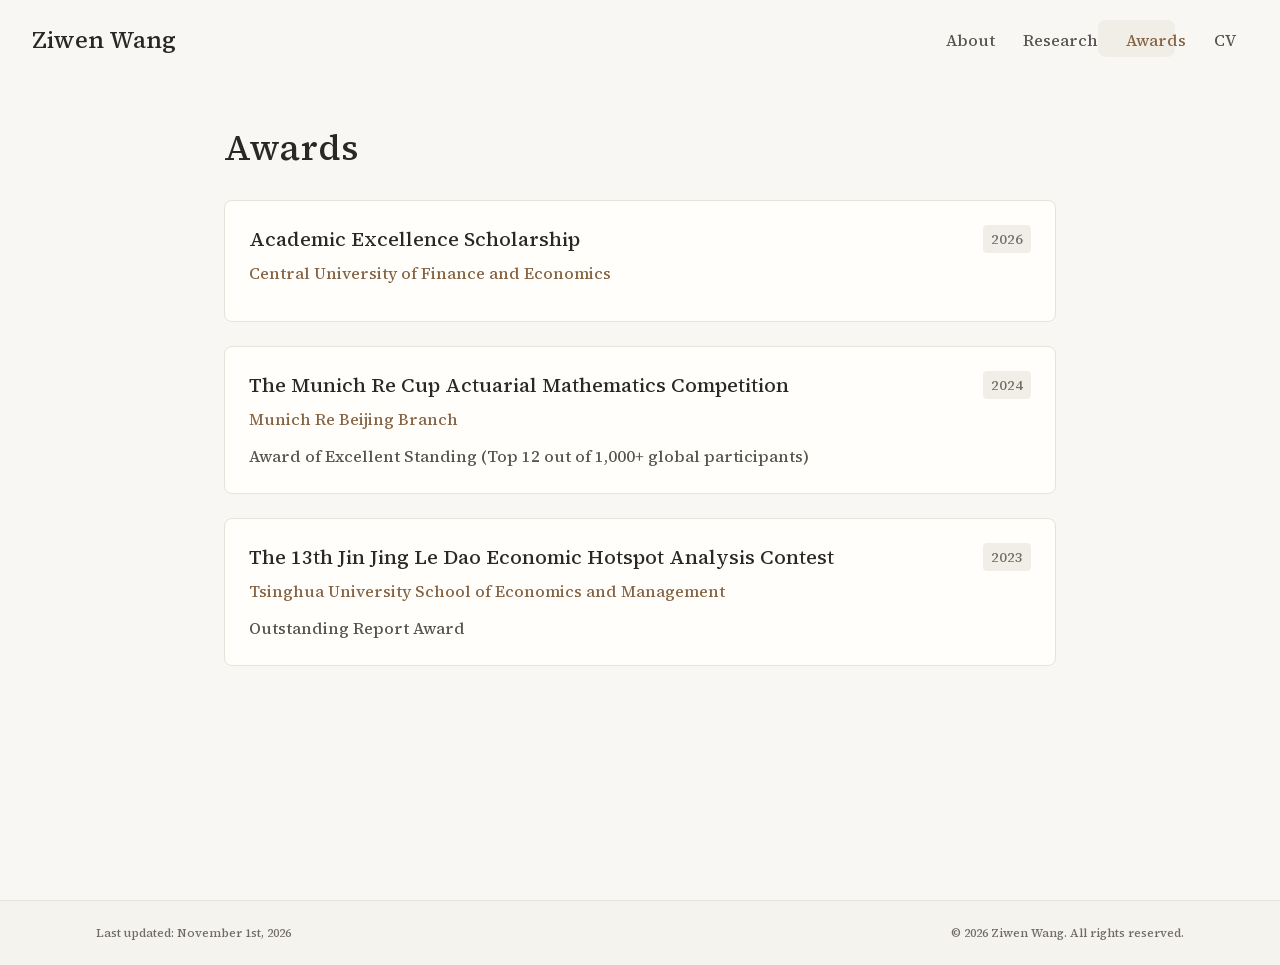
<file: awards/index.html>
<!DOCTYPE html><html lang="en" class="light scroll-smooth" data-theme="light"><head><meta charSet="utf-8"/><meta name="viewport" content="width=device-width, initial-scale=1"/><link rel="stylesheet" href="/_next/static/css/4477662e172b2604.css" data-precedence="next"/><link rel="preload" as="script" fetchPriority="low" href="/_next/static/chunks/webpack-af78f5c2c11af041.js"/><script src="/_next/static/chunks/4bd1b696-70b6d399998de86a.js" async=""></script><script src="/_next/static/chunks/684-5aaa8290a129f299.js" async=""></script><script src="/_next/static/chunks/main-app-d6baa459be07ffe4.js" async=""></script><script src="/_next/static/chunks/461-a9a5d7b05a71d978.js" async=""></script><script src="/_next/static/chunks/874-6cc630662f3664af.js" async=""></script><script src="/_next/static/chunks/212-ac2f7a9f13619e02.js" async=""></script><script src="/_next/static/chunks/app/layout-7d9b29384665c47a.js" async=""></script><script src="/_next/static/chunks/178-595a94b9af1e67b5.js" async=""></script><script src="/_next/static/chunks/185-bbbe12de0a2cfc63.js" async=""></script><script src="/_next/static/chunks/app/%5Bslug%5D/page-0ab845069d49ff46.js" async=""></script><link rel="icon" href="/favicon.svg" type="image/svg+xml"/><link rel="preload" href="/fonts/source-serif-4/normal-latin-500.woff2" as="font" type="font/woff2" crossorigin="anonymous"/><link rel="preload" href="/fonts/source-serif-4/italic-latin-500.woff2" as="font" type="font/woff2" crossorigin="anonymous"/><script>
    try {
      const cfg = {"enabled":false,"locales":["en"],"defaultLocale":"en","mode":"auto","fixedLocale":"en","persist":true,"switcher":false,"labels":{"en":"en"}};
      const storageKey = 'locale-storage';
      const normalize = (value) => typeof value === 'string' ? value.trim().replace('_', '-').toLowerCase() : '';
      const matchLocale = (candidate) => {
        const normalized = normalize(candidate);
        if (!normalized) return null;
        if (cfg.locales.includes(normalized)) return normalized;
        const language = normalized.split('-')[0];
        if (cfg.locales.includes(language)) return language;
        return null;
      };

      let resolved = null;

      if (cfg.persist) {
        resolved = matchLocale(localStorage.getItem(storageKey));
      }

      if (!resolved) {
        if (cfg.mode === 'fixed') {
          resolved = cfg.fixedLocale;
        } else {
          resolved = matchLocale(navigator.language);
        }
      }

      if (!resolved) {
        resolved = cfg.defaultLocale;
      }

      const root = document.documentElement;
      root.lang = resolved;
      root.setAttribute('data-locale', resolved);

      if (cfg.persist) {
        localStorage.setItem(storageKey, resolved);
      }
    } catch (e) {
      const root = document.documentElement;
      root.lang = 'en';
      root.setAttribute('data-locale', 'en');
    }
  </script><title>Awards | Ziwen Wang</title><meta name="author" content="Ziwen (Olivier) Wang"/><meta name="keywords" content="Ziwen (Olivier) Wang,PhD,Research,"/><meta name="creator" content="Ziwen (Olivier) Wang"/><meta name="publisher" content="Ziwen (Olivier) Wang"/><meta property="og:title" content="Ziwen Wang"/><meta property="og:description" content="Olivier Wang&#x27;s Homepage"/><meta property="og:site_name" content="Ziwen (Olivier) Wang&#x27;s Academic Website"/><meta property="og:locale" content="en_US"/><meta property="og:image" content="https://ziwenolivierwang.github.io/bio.jpg"/><meta property="og:image:alt" content="Ziwen (Olivier) Wang"/><meta property="og:type" content="website"/><meta name="twitter:card" content="summary_large_image"/><meta name="twitter:title" content="Ziwen Wang"/><meta name="twitter:description" content="Olivier Wang&#x27;s Homepage"/><meta name="twitter:image" content="https://ziwenolivierwang.github.io/bio.jpg"/><meta name="twitter:image:alt" content="Ziwen (Olivier) Wang"/><link rel="icon" href="/favicon.svg"/><script>document.querySelectorAll('body link[rel="icon"], body link[rel="apple-touch-icon"]').forEach(el => document.head.appendChild(el))</script><script src="/_next/static/chunks/polyfills-42372ed130431b0a.js" noModule=""></script></head><body class="font-sans antialiased"><nav class="fixed top-0 left-0 right-0 z-50" data-headlessui-state=""><div class="transition-all duration-300 ease-out bg-transparent" style="transform:none"><div class="max-w-7xl mx-auto px-4 sm:px-6 lg:px-8"><div class="flex justify-between items-center h-16 lg:h-20"><div class="flex-shrink-0" tabindex="0"><a class="text-xl lg:text-2xl font-serif font-semibold text-primary hover:text-accent transition-colors duration-200" href="/">Ziwen Wang</a></div><div class="hidden lg:block"><div class="ml-10 flex items-center space-x-3"><div class="relative flex items-baseline space-x-1"><a data-nav-href="/" class="relative px-3 py-2 text-base font-medium rounded-lg transition-colors duration-150 text-neutral-600" href="/">About</a><a data-nav-href="/research" class="relative px-3 py-2 text-base font-medium rounded-lg transition-colors duration-150 text-neutral-600" href="/research/">Research</a><a data-nav-href="/awards" class="relative px-3 py-2 text-base font-medium rounded-lg transition-colors duration-150 text-accent" href="/awards/">Awards</a><a data-nav-href="/cv" class="relative px-3 py-2 text-base font-medium rounded-lg transition-colors duration-150 text-neutral-600" href="/cv/">CV</a></div></div></div><div class="lg:hidden flex items-center space-x-2"><button class="inline-flex items-center justify-center p-2 rounded-md text-neutral-600 hover:text-accent-dark hover:bg-neutral-100 focus:outline-none focus:ring-2 focus:ring-inset focus:ring-accent transition-colors duration-200" id="headlessui-disclosure-button-«R5pdb»" type="button" aria-expanded="false" data-headlessui-state=""><span class="sr-only">Open main menu</span><div><svg xmlns="http://www.w3.org/2000/svg" fill="none" viewBox="0 0 24 24" stroke-width="1.5" stroke="currentColor" aria-hidden="true" data-slot="icon" class="block h-6 w-6"><path stroke-linecap="round" stroke-linejoin="round" d="M3.75 6.75h16.5M3.75 12h16.5m-16.5 5.25h16.5"></path></svg></div></button></div></div></div></div></nav><main class="min-h-screen pt-16 lg:pt-20"><div class="max-w-4xl mx-auto px-4 sm:px-6 lg:px-8 py-12"><div style="opacity:1;transform:none"><div class="mb-8"><h1 class="text-4xl font-serif font-bold text-primary mb-4">Awards</h1></div><div class="grid gap-6"><div class="bg-surface p-6 rounded-lg border border-neutral-200 hover:border-neutral-300 transition-colors duration-200" style="opacity:1;transform:none"><div class="flex justify-between items-start mb-2"><h3 class="text-xl font-semibold text-primary">Academic Excellence Scholarship</h3><span class="text-sm text-neutral-500 font-medium bg-neutral-100 px-2 py-1 rounded">2026</span></div><p class="text-base text-accent font-medium mb-3">Central University of Finance and Economics</p></div><div class="bg-surface p-6 rounded-lg border border-neutral-200 hover:border-neutral-300 transition-colors duration-200" style="opacity:1;transform:none"><div class="flex justify-between items-start mb-2"><h3 class="text-xl font-semibold text-primary">The Munich Re Cup Actuarial Mathematics Competition</h3><span class="text-sm text-neutral-500 font-medium bg-neutral-100 px-2 py-1 rounded">2024</span></div><p class="text-base text-accent font-medium mb-3">Munich Re Beijing Branch</p><div class="text-base text-neutral-600 leading-relaxed"><p class="mb-3 last:mb-0">Award of Excellent Standing (Top 12 out of 1,000+ global participants)</p></div></div><div class="bg-surface p-6 rounded-lg border border-neutral-200 hover:border-neutral-300 transition-colors duration-200" style="opacity:1;transform:none"><div class="flex justify-between items-start mb-2"><h3 class="text-xl font-semibold text-primary">The 13th Jin Jing Le Dao Economic Hotspot Analysis Contest</h3><span class="text-sm text-neutral-500 font-medium bg-neutral-100 px-2 py-1 rounded">2023</span></div><p class="text-base text-accent font-medium mb-3">Tsinghua University School of Economics and Management</p><div class="text-base text-neutral-600 leading-relaxed"><p class="mb-3 last:mb-0">Outstanding Report Award</p></div></div></div></div></div><!--$--><!--/$--><!--$--><!--/$--></main><footer class="border-t border-footer-border bg-footer-background"><div class="max-w-6xl mx-auto px-4 sm:px-6 lg:px-8 py-6"><div class="flex flex-col sm:flex-row justify-between items-center gap-2"><p class="text-xs text-neutral-500">Last updated<!-- -->: <!-- -->November 1st, 2026</p><p class="font-sans text-xs font-medium text-neutral-500 flex items-center">© <!-- -->2026<!-- --> Ziwen Wang. All rights reserved.</p></div></div></footer><script src="/_next/static/chunks/webpack-af78f5c2c11af041.js" async=""></script><script>(self.__next_f=self.__next_f||[]).push([0])</script><script>self.__next_f.push([1,"1:\"$Sreact.fragment\"\n3:I[310,[\"461\",\"static/chunks/461-a9a5d7b05a71d978.js\",\"874\",\"static/chunks/874-6cc630662f3664af.js\",\"212\",\"static/chunks/212-ac2f7a9f13619e02.js\",\"177\",\"static/chunks/app/layout-7d9b29384665c47a.js\"],\"LocaleProvider\"]\n4:I[7734,[\"461\",\"static/chunks/461-a9a5d7b05a71d978.js\",\"874\",\"static/chunks/874-6cc630662f3664af.js\",\"212\",\"static/chunks/212-ac2f7a9f13619e02.js\",\"177\",\"static/chunks/app/layout-7d9b29384665c47a.js\"],\"default\"]\n5:I[7555,[],\"\"]\n6:I[1295,[],\"\"]\n7:I[2548,[\"461\",\"static/chunks/461-a9a5d7b05a71d978.js\",\"874\",\"static/chunks/874-6cc630662f3664af.js\",\"212\",\"static/chunks/212-ac2f7a9f13619e02.js\",\"177\",\"static/chunks/app/layout-7d9b29384665c47a.js\"],\"default\"]\n9:I[9665,[],\"MetadataBoundary\"]\nb:I[9665,[],\"OutletBoundary\"]\ne:I[4911,[],\"AsyncMetadataOutlet\"]\n10:I[9665,[],\"ViewportBoundary\"]\n12:I[6614,[],\"\"]\n:HL[\"/_next/static/css/4477662e172b2604.css\",\"style\"]\n2:T57a,\n    try {\n      const cfg = {\"enabled\":false,\"locales\":[\"en\"],\"defaultLocale\":\"en\",\"mode\":\"auto\",\"fixedLocale\":\"en\",\"persist\":true,\"switcher\":false,\"labels\":{\"en\":\"en\"}};\n      const storageKey = 'locale-storage';\n      const normalize = (value) =\u003e typeof value === 'string' ? value.trim().replace('_', '-').toLowerCase() : '';\n      const matchLocale = (candidate) =\u003e {\n        const normalized = normalize(candidate);\n        if (!normalized) return null;\n        if (cfg.locales.includes(normalized)) return normalized;\n        const language = normalized.split('-')[0];\n        if (cfg.locales.includes(language)) return language;\n        return null;\n      };\n\n      let resolved = null;\n\n      if (cfg.persist) {\n        resolved = matchLocale(localStorage.getItem(storageKey));\n      }\n\n      if (!resolved) {\n        if (cfg.mode === 'fixed') {\n          resolved = cfg.fixedLocale;\n        } else {\n          resolved = matchLocale(navigator.language);\n        }\n      }\n\n      if (!resolved) {\n        resolved = cfg.defaultLocale;\n      }\n\n      const root = document.documentElement;\n      root.lang = resolved;\n      root.setAtt"])</script><script>self.__next_f.push([1,"ribute('data-locale', resolved);\n\n      if (cfg.persist) {\n        localStorage.setItem(storageKey, resolved);\n      }\n    } catch (e) {\n      const root = document.documentElement;\n      root.lang = 'en';\n      root.setAttribute('data-locale', 'en');\n    }\n  "])</script><script>self.__next_f.push([1,"0:{\"P\":null,\"b\":\"jW2m64t7ez6o0-RSD4esN\",\"p\":\"\",\"c\":[\"\",\"awards\",\"\"],\"i\":false,\"f\":[[[\"\",{\"children\":[[\"slug\",\"awards\",\"d\"],{\"children\":[\"__PAGE__\",{}]}]},\"$undefined\",\"$undefined\",true],[\"\",[\"$\",\"$1\",\"c\",{\"children\":[[[\"$\",\"link\",\"0\",{\"rel\":\"stylesheet\",\"href\":\"/_next/static/css/4477662e172b2604.css\",\"precedence\":\"next\",\"crossOrigin\":\"$undefined\",\"nonce\":\"$undefined\"}]],[\"$\",\"html\",null,{\"lang\":\"en\",\"className\":\"light scroll-smooth\",\"data-theme\":\"light\",\"suppressHydrationWarning\":true,\"children\":[[\"$\",\"head\",null,{\"children\":[[\"$\",\"link\",null,{\"rel\":\"icon\",\"href\":\"/favicon.svg\",\"type\":\"image/svg+xml\"}],[\"$\",\"link\",null,{\"rel\":\"preload\",\"href\":\"/fonts/source-serif-4/normal-latin-500.woff2\",\"as\":\"font\",\"type\":\"font/woff2\",\"crossOrigin\":\"anonymous\"}],[\"$\",\"link\",null,{\"rel\":\"preload\",\"href\":\"/fonts/source-serif-4/italic-latin-500.woff2\",\"as\":\"font\",\"type\":\"font/woff2\",\"crossOrigin\":\"anonymous\"}],[\"$\",\"script\",null,{\"dangerouslySetInnerHTML\":{\"__html\":\"$2\"}}]]}],[\"$\",\"body\",null,{\"className\":\"font-sans antialiased\",\"children\":[\"$\",\"$L3\",null,{\"config\":{\"enabled\":false,\"locales\":[\"en\"],\"defaultLocale\":\"en\",\"mode\":\"auto\",\"fixedLocale\":\"en\",\"persist\":true,\"switcher\":false,\"labels\":{\"en\":\"en\"}},\"children\":[[\"$\",\"$L4\",null,{\"items\":[{\"title\":\"About\",\"type\":\"page\",\"target\":\"about\",\"href\":\"/\"},{\"title\":\"Research\",\"type\":\"page\",\"target\":\"research\",\"href\":\"/research\"},{\"title\":\"Awards\",\"type\":\"page\",\"target\":\"awards\",\"href\":\"/awards\"},{\"title\":\"CV\",\"type\":\"page\",\"target\":\"cv\",\"href\":\"/cv\"}],\"siteTitle\":\"Ziwen Wang\",\"enableOnePageMode\":false,\"i18n\":\"$0:f:0:1:1:props:children:1:props:children:1:props:children:props:config\",\"itemsByLocale\":{\"en\":[{\"title\":\"About\",\"type\":\"page\",\"target\":\"about\",\"href\":\"/\"},{\"title\":\"Research\",\"type\":\"page\",\"target\":\"research\",\"href\":\"/research\"},{\"title\":\"Awards\",\"type\":\"page\",\"target\":\"awards\",\"href\":\"/awards\"},{\"title\":\"CV\",\"type\":\"page\",\"target\":\"cv\",\"href\":\"/cv\"}]},\"siteTitleByLocale\":{\"en\":\"Ziwen Wang\"}}],[\"$\",\"main\",null,{\"className\":\"min-h-screen pt-16 lg:pt-20\",\"children\":[\"$\",\"$L5\",null,{\"parallelRouterKey\":\"children\",\"error\":\"$undefined\",\"errorStyles\":\"$undefined\",\"errorScripts\":\"$undefined\",\"template\":[\"$\",\"$L6\",null,{}],\"templateStyles\":\"$undefined\",\"templateScripts\":\"$undefined\",\"notFound\":[[[\"$\",\"title\",null,{\"children\":\"404: This page could not be found.\"}],[\"$\",\"div\",null,{\"style\":{\"fontFamily\":\"system-ui,\\\"Segoe UI\\\",Roboto,Helvetica,Arial,sans-serif,\\\"Apple Color Emoji\\\",\\\"Segoe UI Emoji\\\"\",\"height\":\"100vh\",\"textAlign\":\"center\",\"display\":\"flex\",\"flexDirection\":\"column\",\"alignItems\":\"center\",\"justifyContent\":\"center\"},\"children\":[\"$\",\"div\",null,{\"children\":[[\"$\",\"style\",null,{\"dangerouslySetInnerHTML\":{\"__html\":\"body{color:#000;background:#fff;margin:0}.next-error-h1{border-right:1px solid rgba(0,0,0,.3)}@media (prefers-color-scheme:dark){body{color:#fff;background:#000}.next-error-h1{border-right:1px solid rgba(255,255,255,.3)}}\"}}],[\"$\",\"h1\",null,{\"className\":\"next-error-h1\",\"style\":{\"display\":\"inline-block\",\"margin\":\"0 20px 0 0\",\"padding\":\"0 23px 0 0\",\"fontSize\":24,\"fontWeight\":500,\"verticalAlign\":\"top\",\"lineHeight\":\"49px\"},\"children\":404}],[\"$\",\"div\",null,{\"style\":{\"display\":\"inline-block\"},\"children\":[\"$\",\"h2\",null,{\"style\":{\"fontSize\":14,\"fontWeight\":400,\"lineHeight\":\"49px\",\"margin\":0},\"children\":\"This page could not be found.\"}]}]]}]}]],[]],\"forbidden\":\"$undefined\",\"unauthorized\":\"$undefined\"}]}],[\"$\",\"$L7\",null,{\"lastUpdated\":\"November 1st, 2026\",\"lastUpdatedByLocale\":{\"en\":\"November 1st, 2026\"},\"defaultLocale\":\"en\"}]]}]}]]}]]}],{\"children\":[[\"slug\",\"awards\",\"d\"],[\"$\",\"$1\",\"c\",{\"children\":[null,[\"$\",\"$L5\",null,{\"parallelRouterKey\":\"children\",\"error\":\"$undefined\",\"errorStyles\":\"$undefined\",\"errorScripts\":\"$undefined\",\"template\":[\"$\",\"$L6\",null,{}],\"templateStyles\":\"$undefined\",\"templateScripts\":\"$undefined\",\"notFound\":\"$undefined\",\"forbidden\":\"$undefined\",\"unauthorized\":\"$undefined\"}]]}],{\"children\":[\"__PAGE__\",[\"$\",\"$1\",\"c\",{\"children\":[\"$L8\",[\"$\",\"$L9\",null,{\"children\":\"$La\"}],null,[\"$\",\"$Lb\",null,{\"children\":[\"$Lc\",\"$Ld\",[\"$\",\"$Le\",null,{\"promise\":\"$@f\"}]]}]]}],{},null,false]},null,false]},null,false],[\"$\",\"$1\",\"h\",{\"children\":[null,[\"$\",\"$1\",\"M7yYk0GQr5VU1KWicqn1c\",{\"children\":[[\"$\",\"$L10\",null,{\"children\":\"$L11\"}],null]}],null]}],false]],\"m\":\"$undefined\",\"G\":[\"$12\",\"$undefined\"],\"s\":false,\"S\":true}\n"])</script><script>self.__next_f.push([1,"13:\"$Sreact.suspense\"\n14:I[4911,[],\"AsyncMetadata\"]\n16:I[2382,[\"461\",\"static/chunks/461-a9a5d7b05a71d978.js\",\"178\",\"static/chunks/178-595a94b9af1e67b5.js\",\"185\",\"static/chunks/185-bbbe12de0a2cfc63.js\",\"182\",\"static/chunks/app/%5Bslug%5D/page-0ab845069d49ff46.js\"],\"default\"]\na:[\"$\",\"$13\",null,{\"fallback\":null,\"children\":[\"$\",\"$L14\",null,{\"promise\":\"$@15\"}]}]\n8:[\"$\",\"$L16\",null,{\"dataByLocale\":{\"en\":{\"type\":\"card\",\"config\":{\"type\":\"card\",\"title\":\"Awards\",\"description\":\"\",\"items\":[{\"title\":\"Academic Excellence Scholarship\",\"subtitle\":\"Central University of Finance and Economics\",\"date\":\"2026\",\"content\":\"\"},{\"title\":\"The Munich Re Cup Actuarial Mathematics Competition\",\"subtitle\":\"Munich Re Beijing Branch\",\"date\":\"2024\",\"content\":\"Award of Excellent Standing (Top 12 out of 1,000+ global participants)\"},{\"title\":\"The 13th Jin Jing Le Dao Economic Hotspot Analysis Contest\",\"subtitle\":\"Tsinghua University School of Economics and Management\",\"date\":\"2023\",\"content\":\"Outstanding Report Award\"}]}}},\"defaultLocale\":\"en\"}]\n"])</script><script>self.__next_f.push([1,"d:null\n"])</script><script>self.__next_f.push([1,"11:[[\"$\",\"meta\",\"0\",{\"charSet\":\"utf-8\"}],[\"$\",\"meta\",\"1\",{\"name\":\"viewport\",\"content\":\"width=device-width, initial-scale=1\"}]]\nc:null\n"])</script><script>self.__next_f.push([1,"15:{\"metadata\":[[\"$\",\"title\",\"0\",{\"children\":\"Awards | Ziwen Wang\"}],[\"$\",\"meta\",\"1\",{\"name\":\"author\",\"content\":\"Ziwen (Olivier) Wang\"}],[\"$\",\"meta\",\"2\",{\"name\":\"keywords\",\"content\":\"Ziwen (Olivier) Wang,PhD,Research,\"}],[\"$\",\"meta\",\"3\",{\"name\":\"creator\",\"content\":\"Ziwen (Olivier) Wang\"}],[\"$\",\"meta\",\"4\",{\"name\":\"publisher\",\"content\":\"Ziwen (Olivier) Wang\"}],[\"$\",\"meta\",\"5\",{\"property\":\"og:title\",\"content\":\"Ziwen Wang\"}],[\"$\",\"meta\",\"6\",{\"property\":\"og:description\",\"content\":\"Olivier Wang's Homepage\"}],[\"$\",\"meta\",\"7\",{\"property\":\"og:site_name\",\"content\":\"Ziwen (Olivier) Wang's Academic Website\"}],[\"$\",\"meta\",\"8\",{\"property\":\"og:locale\",\"content\":\"en_US\"}],[\"$\",\"meta\",\"9\",{\"property\":\"og:image\",\"content\":\"https://ziwenolivierwang.github.io/bio.jpg\"}],[\"$\",\"meta\",\"10\",{\"property\":\"og:image:alt\",\"content\":\"Ziwen (Olivier) Wang\"}],[\"$\",\"meta\",\"11\",{\"property\":\"og:type\",\"content\":\"website\"}],[\"$\",\"meta\",\"12\",{\"name\":\"twitter:card\",\"content\":\"summary_large_image\"}],[\"$\",\"meta\",\"13\",{\"name\":\"twitter:title\",\"content\":\"Ziwen Wang\"}],[\"$\",\"meta\",\"14\",{\"name\":\"twitter:description\",\"content\":\"Olivier Wang's Homepage\"}],[\"$\",\"meta\",\"15\",{\"name\":\"twitter:image\",\"content\":\"https://ziwenolivierwang.github.io/bio.jpg\"}],[\"$\",\"meta\",\"16\",{\"name\":\"twitter:image:alt\",\"content\":\"Ziwen (Olivier) Wang\"}],[\"$\",\"link\",\"17\",{\"rel\":\"icon\",\"href\":\"/favicon.svg\"}]],\"error\":null,\"digest\":\"$undefined\"}\nf:{\"metadata\":\"$15:metadata\",\"error\":null,\"digest\":\"$undefined\"}\n"])</script></body></html>
</file>
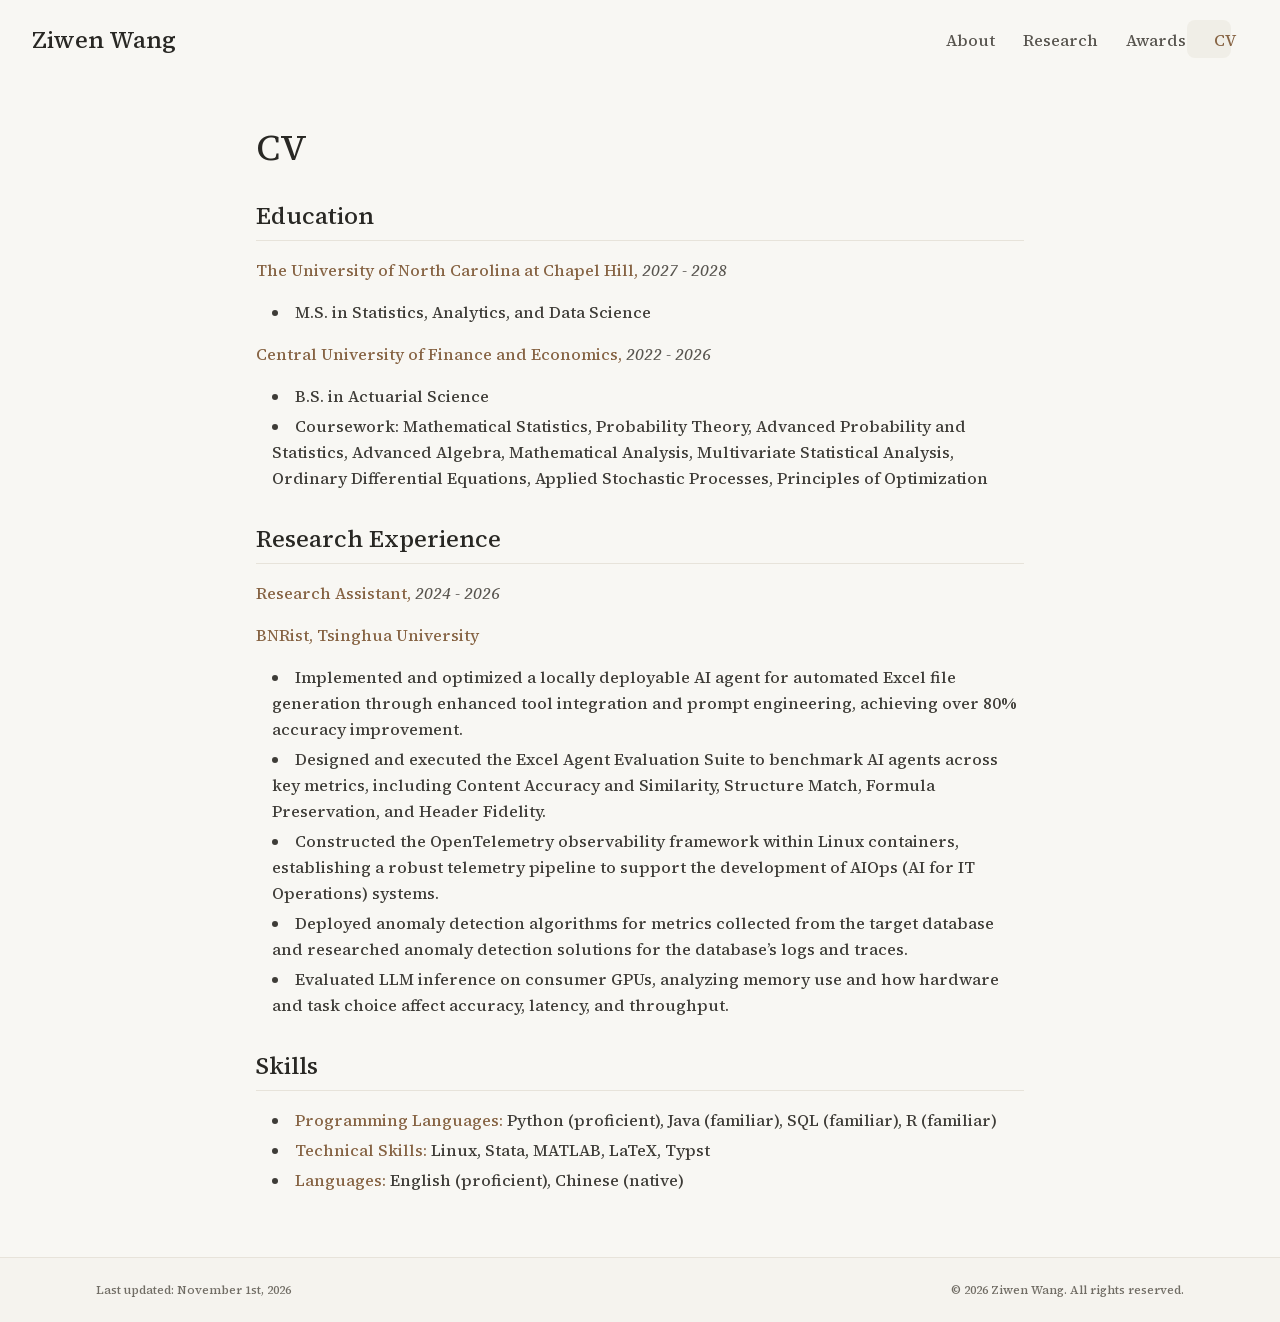
<file: cv/index.html>
<!DOCTYPE html><html lang="en" class="light scroll-smooth" data-theme="light"><head><meta charSet="utf-8"/><meta name="viewport" content="width=device-width, initial-scale=1"/><link rel="stylesheet" href="/_next/static/css/4477662e172b2604.css" data-precedence="next"/><link rel="preload" as="script" fetchPriority="low" href="/_next/static/chunks/webpack-af78f5c2c11af041.js"/><script src="/_next/static/chunks/4bd1b696-70b6d399998de86a.js" async=""></script><script src="/_next/static/chunks/684-5aaa8290a129f299.js" async=""></script><script src="/_next/static/chunks/main-app-d6baa459be07ffe4.js" async=""></script><script src="/_next/static/chunks/461-a9a5d7b05a71d978.js" async=""></script><script src="/_next/static/chunks/874-6cc630662f3664af.js" async=""></script><script src="/_next/static/chunks/212-ac2f7a9f13619e02.js" async=""></script><script src="/_next/static/chunks/app/layout-7d9b29384665c47a.js" async=""></script><script src="/_next/static/chunks/178-595a94b9af1e67b5.js" async=""></script><script src="/_next/static/chunks/185-bbbe12de0a2cfc63.js" async=""></script><script src="/_next/static/chunks/app/%5Bslug%5D/page-0ab845069d49ff46.js" async=""></script><link rel="icon" href="/favicon.svg" type="image/svg+xml"/><link rel="preload" href="/fonts/source-serif-4/normal-latin-500.woff2" as="font" type="font/woff2" crossorigin="anonymous"/><link rel="preload" href="/fonts/source-serif-4/italic-latin-500.woff2" as="font" type="font/woff2" crossorigin="anonymous"/><script>
    try {
      const cfg = {"enabled":false,"locales":["en"],"defaultLocale":"en","mode":"auto","fixedLocale":"en","persist":true,"switcher":false,"labels":{"en":"en"}};
      const storageKey = 'locale-storage';
      const normalize = (value) => typeof value === 'string' ? value.trim().replace('_', '-').toLowerCase() : '';
      const matchLocale = (candidate) => {
        const normalized = normalize(candidate);
        if (!normalized) return null;
        if (cfg.locales.includes(normalized)) return normalized;
        const language = normalized.split('-')[0];
        if (cfg.locales.includes(language)) return language;
        return null;
      };

      let resolved = null;

      if (cfg.persist) {
        resolved = matchLocale(localStorage.getItem(storageKey));
      }

      if (!resolved) {
        if (cfg.mode === 'fixed') {
          resolved = cfg.fixedLocale;
        } else {
          resolved = matchLocale(navigator.language);
        }
      }

      if (!resolved) {
        resolved = cfg.defaultLocale;
      }

      const root = document.documentElement;
      root.lang = resolved;
      root.setAttribute('data-locale', resolved);

      if (cfg.persist) {
        localStorage.setItem(storageKey, resolved);
      }
    } catch (e) {
      const root = document.documentElement;
      root.lang = 'en';
      root.setAttribute('data-locale', 'en');
    }
  </script><title>CV | Ziwen Wang</title><meta name="author" content="Ziwen (Olivier) Wang"/><meta name="keywords" content="Ziwen (Olivier) Wang,PhD,Research,"/><meta name="creator" content="Ziwen (Olivier) Wang"/><meta name="publisher" content="Ziwen (Olivier) Wang"/><meta property="og:title" content="Ziwen Wang"/><meta property="og:description" content="Olivier Wang&#x27;s Homepage"/><meta property="og:site_name" content="Ziwen (Olivier) Wang&#x27;s Academic Website"/><meta property="og:locale" content="en_US"/><meta property="og:image" content="https://ziwenolivierwang.github.io/bio.jpg"/><meta property="og:image:alt" content="Ziwen (Olivier) Wang"/><meta property="og:type" content="website"/><meta name="twitter:card" content="summary_large_image"/><meta name="twitter:title" content="Ziwen Wang"/><meta name="twitter:description" content="Olivier Wang&#x27;s Homepage"/><meta name="twitter:image" content="https://ziwenolivierwang.github.io/bio.jpg"/><meta name="twitter:image:alt" content="Ziwen (Olivier) Wang"/><link rel="icon" href="/favicon.svg"/><script>document.querySelectorAll('body link[rel="icon"], body link[rel="apple-touch-icon"]').forEach(el => document.head.appendChild(el))</script><script src="/_next/static/chunks/polyfills-42372ed130431b0a.js" noModule=""></script></head><body class="font-sans antialiased"><nav class="fixed top-0 left-0 right-0 z-50" data-headlessui-state=""><div class="transition-all duration-300 ease-out bg-transparent" style="transform:none"><div class="max-w-7xl mx-auto px-4 sm:px-6 lg:px-8"><div class="flex justify-between items-center h-16 lg:h-20"><div class="flex-shrink-0" tabindex="0"><a class="text-xl lg:text-2xl font-serif font-semibold text-primary hover:text-accent transition-colors duration-200" href="/">Ziwen Wang</a></div><div class="hidden lg:block"><div class="ml-10 flex items-center space-x-3"><div class="relative flex items-baseline space-x-1"><a data-nav-href="/" class="relative px-3 py-2 text-base font-medium rounded-lg transition-colors duration-150 text-neutral-600" href="/">About</a><a data-nav-href="/research" class="relative px-3 py-2 text-base font-medium rounded-lg transition-colors duration-150 text-neutral-600" href="/research/">Research</a><a data-nav-href="/awards" class="relative px-3 py-2 text-base font-medium rounded-lg transition-colors duration-150 text-neutral-600" href="/awards/">Awards</a><a data-nav-href="/cv" class="relative px-3 py-2 text-base font-medium rounded-lg transition-colors duration-150 text-accent" href="/cv/">CV</a></div></div></div><div class="lg:hidden flex items-center space-x-2"><button class="inline-flex items-center justify-center p-2 rounded-md text-neutral-600 hover:text-accent-dark hover:bg-neutral-100 focus:outline-none focus:ring-2 focus:ring-inset focus:ring-accent transition-colors duration-200" id="headlessui-disclosure-button-«R5pdb»" type="button" aria-expanded="false" data-headlessui-state=""><span class="sr-only">Open main menu</span><div><svg xmlns="http://www.w3.org/2000/svg" fill="none" viewBox="0 0 24 24" stroke-width="1.5" stroke="currentColor" aria-hidden="true" data-slot="icon" class="block h-6 w-6"><path stroke-linecap="round" stroke-linejoin="round" d="M3.75 6.75h16.5M3.75 12h16.5m-16.5 5.25h16.5"></path></svg></div></button></div></div></div></div></nav><main class="min-h-screen pt-16 lg:pt-20"><div class="max-w-4xl mx-auto px-4 sm:px-6 lg:px-8 py-12"><div class="max-w-3xl mx-auto" style="opacity:1;transform:none"><h1 class="text-4xl font-serif font-bold text-primary mb-4">CV</h1><div class="text-neutral-700 leading-relaxed"><h2 class="text-2xl font-serif font-bold text-primary mt-8 mb-4 border-b border-neutral-200 pb-2">Education</h2>
<p class="mb-4 last:mb-0"><strong class="font-semibold text-accent">The University of North Carolina at Chapel Hill,</strong> <em class="italic text-neutral-600">2027 - 2028</em></p>
<ul class="list-disc list-inside mb-4 space-y-1 ml-4">
<li class="mb-1">M.S. in Statistics, Analytics, and Data Science</li>
</ul>
<p class="mb-4 last:mb-0"><strong class="font-semibold text-accent">Central University of Finance and Economics,</strong> <em class="italic text-neutral-600">2022 - 2026</em></p>
<ul class="list-disc list-inside mb-4 space-y-1 ml-4">
<li class="mb-1">B.S. in Actuarial Science</li>
<li class="mb-1">Coursework: Mathematical Statistics, Probability Theory, Advanced Probability and Statistics, Advanced Algebra, Mathematical Analysis, Multivariate Statistical Analysis, Ordinary Differential Equations,  Applied Stochastic Processes, Principles of Optimization</li>
</ul>
<h2 class="text-2xl font-serif font-bold text-primary mt-8 mb-4 border-b border-neutral-200 pb-2">Research Experience</h2>
<p class="mb-4 last:mb-0"><strong class="font-semibold text-accent">Research Assistant,</strong> <em class="italic text-neutral-600">2024 - 2026</em></p>
<p class="mb-4 last:mb-0"><a href="https://www.bnrist.tsinghua.edu.cn/bnristen/" node="[object Object]" target="_blank" rel="noopener noreferrer" class="text-accent font-medium no-underline hover:text-accent-dark transition-colors duration-200">BNRist, Tsinghua University</a></p>
<ul class="list-disc list-inside mb-4 space-y-1 ml-4">
<li class="mb-1">Implemented and optimized a locally deployable AI agent for automated Excel file generation through enhanced tool integration and prompt engineering, achieving over 80% accuracy improvement.</li>
<li class="mb-1">Designed and executed the Excel Agent Evaluation Suite to benchmark AI agents across key metrics, including Content Accuracy and Similarity, Structure Match, Formula Preservation, and Header Fidelity.</li>
<li class="mb-1">Constructed the OpenTelemetry observability framework within Linux containers, establishing a robust telemetry pipeline to support the development of AIOps (AI for IT Operations) systems.</li>
<li class="mb-1">Deployed anomaly detection algorithms for metrics collected from the target database and researched anomaly detection solutions for the database’s logs and traces.</li>
<li class="mb-1">Evaluated LLM inference on consumer GPUs, analyzing memory use and how hardware and task choice affect accuracy, latency, and throughput.</li>
</ul>
<h2 class="text-2xl font-serif font-bold text-primary mt-8 mb-4 border-b border-neutral-200 pb-2">Skills</h2>
<ul class="list-disc list-inside mb-4 space-y-1 ml-4">
<li class="mb-1"><strong class="font-semibold text-accent">Programming Languages:</strong> Python (proficient), Java (familiar), SQL (familiar), R (familiar)</li>
<li class="mb-1"><strong class="font-semibold text-accent">Technical Skills:</strong> Linux, Stata, MATLAB, LaTeX, Typst</li>
<li class="mb-1"><strong class="font-semibold text-accent">Languages:</strong> English (proficient), Chinese (native)</li>
</ul></div></div></div><!--$--><!--/$--><!--$--><!--/$--></main><footer class="border-t border-footer-border bg-footer-background"><div class="max-w-6xl mx-auto px-4 sm:px-6 lg:px-8 py-6"><div class="flex flex-col sm:flex-row justify-between items-center gap-2"><p class="text-xs text-neutral-500">Last updated<!-- -->: <!-- -->November 1st, 2026</p><p class="font-sans text-xs font-medium text-neutral-500 flex items-center">© <!-- -->2026<!-- --> Ziwen Wang. All rights reserved.</p></div></div></footer><script src="/_next/static/chunks/webpack-af78f5c2c11af041.js" async=""></script><script>(self.__next_f=self.__next_f||[]).push([0])</script><script>self.__next_f.push([1,"1:\"$Sreact.fragment\"\n3:I[310,[\"461\",\"static/chunks/461-a9a5d7b05a71d978.js\",\"874\",\"static/chunks/874-6cc630662f3664af.js\",\"212\",\"static/chunks/212-ac2f7a9f13619e02.js\",\"177\",\"static/chunks/app/layout-7d9b29384665c47a.js\"],\"LocaleProvider\"]\n4:I[7734,[\"461\",\"static/chunks/461-a9a5d7b05a71d978.js\",\"874\",\"static/chunks/874-6cc630662f3664af.js\",\"212\",\"static/chunks/212-ac2f7a9f13619e02.js\",\"177\",\"static/chunks/app/layout-7d9b29384665c47a.js\"],\"default\"]\n5:I[7555,[],\"\"]\n6:I[1295,[],\"\"]\n7:I[2548,[\"461\",\"static/chunks/461-a9a5d7b05a71d978.js\",\"874\",\"static/chunks/874-6cc630662f3664af.js\",\"212\",\"static/chunks/212-ac2f7a9f13619e02.js\",\"177\",\"static/chunks/app/layout-7d9b29384665c47a.js\"],\"default\"]\n9:I[9665,[],\"MetadataBoundary\"]\nb:I[9665,[],\"OutletBoundary\"]\ne:I[4911,[],\"AsyncMetadataOutlet\"]\n10:I[9665,[],\"ViewportBoundary\"]\n12:I[6614,[],\"\"]\n:HL[\"/_next/static/css/4477662e172b2604.css\",\"style\"]\n2:T57a,\n    try {\n      const cfg = {\"enabled\":false,\"locales\":[\"en\"],\"defaultLocale\":\"en\",\"mode\":\"auto\",\"fixedLocale\":\"en\",\"persist\":true,\"switcher\":false,\"labels\":{\"en\":\"en\"}};\n      const storageKey = 'locale-storage';\n      const normalize = (value) =\u003e typeof value === 'string' ? value.trim().replace('_', '-').toLowerCase() : '';\n      const matchLocale = (candidate) =\u003e {\n        const normalized = normalize(candidate);\n        if (!normalized) return null;\n        if (cfg.locales.includes(normalized)) return normalized;\n        const language = normalized.split('-')[0];\n        if (cfg.locales.includes(language)) return language;\n        return null;\n      };\n\n      let resolved = null;\n\n      if (cfg.persist) {\n        resolved = matchLocale(localStorage.getItem(storageKey));\n      }\n\n      if (!resolved) {\n        if (cfg.mode === 'fixed') {\n          resolved = cfg.fixedLocale;\n        } else {\n          resolved = matchLocale(navigator.language);\n        }\n      }\n\n      if (!resolved) {\n        resolved = cfg.defaultLocale;\n      }\n\n      const root = document.documentElement;\n      root.lang = resolved;\n      root.setAtt"])</script><script>self.__next_f.push([1,"ribute('data-locale', resolved);\n\n      if (cfg.persist) {\n        localStorage.setItem(storageKey, resolved);\n      }\n    } catch (e) {\n      const root = document.documentElement;\n      root.lang = 'en';\n      root.setAttribute('data-locale', 'en');\n    }\n  "])</script><script>self.__next_f.push([1,"0:{\"P\":null,\"b\":\"jW2m64t7ez6o0-RSD4esN\",\"p\":\"\",\"c\":[\"\",\"cv\",\"\"],\"i\":false,\"f\":[[[\"\",{\"children\":[[\"slug\",\"cv\",\"d\"],{\"children\":[\"__PAGE__\",{}]}]},\"$undefined\",\"$undefined\",true],[\"\",[\"$\",\"$1\",\"c\",{\"children\":[[[\"$\",\"link\",\"0\",{\"rel\":\"stylesheet\",\"href\":\"/_next/static/css/4477662e172b2604.css\",\"precedence\":\"next\",\"crossOrigin\":\"$undefined\",\"nonce\":\"$undefined\"}]],[\"$\",\"html\",null,{\"lang\":\"en\",\"className\":\"light scroll-smooth\",\"data-theme\":\"light\",\"suppressHydrationWarning\":true,\"children\":[[\"$\",\"head\",null,{\"children\":[[\"$\",\"link\",null,{\"rel\":\"icon\",\"href\":\"/favicon.svg\",\"type\":\"image/svg+xml\"}],[\"$\",\"link\",null,{\"rel\":\"preload\",\"href\":\"/fonts/source-serif-4/normal-latin-500.woff2\",\"as\":\"font\",\"type\":\"font/woff2\",\"crossOrigin\":\"anonymous\"}],[\"$\",\"link\",null,{\"rel\":\"preload\",\"href\":\"/fonts/source-serif-4/italic-latin-500.woff2\",\"as\":\"font\",\"type\":\"font/woff2\",\"crossOrigin\":\"anonymous\"}],[\"$\",\"script\",null,{\"dangerouslySetInnerHTML\":{\"__html\":\"$2\"}}]]}],[\"$\",\"body\",null,{\"className\":\"font-sans antialiased\",\"children\":[\"$\",\"$L3\",null,{\"config\":{\"enabled\":false,\"locales\":[\"en\"],\"defaultLocale\":\"en\",\"mode\":\"auto\",\"fixedLocale\":\"en\",\"persist\":true,\"switcher\":false,\"labels\":{\"en\":\"en\"}},\"children\":[[\"$\",\"$L4\",null,{\"items\":[{\"title\":\"About\",\"type\":\"page\",\"target\":\"about\",\"href\":\"/\"},{\"title\":\"Research\",\"type\":\"page\",\"target\":\"research\",\"href\":\"/research\"},{\"title\":\"Awards\",\"type\":\"page\",\"target\":\"awards\",\"href\":\"/awards\"},{\"title\":\"CV\",\"type\":\"page\",\"target\":\"cv\",\"href\":\"/cv\"}],\"siteTitle\":\"Ziwen Wang\",\"enableOnePageMode\":false,\"i18n\":\"$0:f:0:1:1:props:children:1:props:children:1:props:children:props:config\",\"itemsByLocale\":{\"en\":[{\"title\":\"About\",\"type\":\"page\",\"target\":\"about\",\"href\":\"/\"},{\"title\":\"Research\",\"type\":\"page\",\"target\":\"research\",\"href\":\"/research\"},{\"title\":\"Awards\",\"type\":\"page\",\"target\":\"awards\",\"href\":\"/awards\"},{\"title\":\"CV\",\"type\":\"page\",\"target\":\"cv\",\"href\":\"/cv\"}]},\"siteTitleByLocale\":{\"en\":\"Ziwen Wang\"}}],[\"$\",\"main\",null,{\"className\":\"min-h-screen pt-16 lg:pt-20\",\"children\":[\"$\",\"$L5\",null,{\"parallelRouterKey\":\"children\",\"error\":\"$undefined\",\"errorStyles\":\"$undefined\",\"errorScripts\":\"$undefined\",\"template\":[\"$\",\"$L6\",null,{}],\"templateStyles\":\"$undefined\",\"templateScripts\":\"$undefined\",\"notFound\":[[[\"$\",\"title\",null,{\"children\":\"404: This page could not be found.\"}],[\"$\",\"div\",null,{\"style\":{\"fontFamily\":\"system-ui,\\\"Segoe UI\\\",Roboto,Helvetica,Arial,sans-serif,\\\"Apple Color Emoji\\\",\\\"Segoe UI Emoji\\\"\",\"height\":\"100vh\",\"textAlign\":\"center\",\"display\":\"flex\",\"flexDirection\":\"column\",\"alignItems\":\"center\",\"justifyContent\":\"center\"},\"children\":[\"$\",\"div\",null,{\"children\":[[\"$\",\"style\",null,{\"dangerouslySetInnerHTML\":{\"__html\":\"body{color:#000;background:#fff;margin:0}.next-error-h1{border-right:1px solid rgba(0,0,0,.3)}@media (prefers-color-scheme:dark){body{color:#fff;background:#000}.next-error-h1{border-right:1px solid rgba(255,255,255,.3)}}\"}}],[\"$\",\"h1\",null,{\"className\":\"next-error-h1\",\"style\":{\"display\":\"inline-block\",\"margin\":\"0 20px 0 0\",\"padding\":\"0 23px 0 0\",\"fontSize\":24,\"fontWeight\":500,\"verticalAlign\":\"top\",\"lineHeight\":\"49px\"},\"children\":404}],[\"$\",\"div\",null,{\"style\":{\"display\":\"inline-block\"},\"children\":[\"$\",\"h2\",null,{\"style\":{\"fontSize\":14,\"fontWeight\":400,\"lineHeight\":\"49px\",\"margin\":0},\"children\":\"This page could not be found.\"}]}]]}]}]],[]],\"forbidden\":\"$undefined\",\"unauthorized\":\"$undefined\"}]}],[\"$\",\"$L7\",null,{\"lastUpdated\":\"November 1st, 2026\",\"lastUpdatedByLocale\":{\"en\":\"November 1st, 2026\"},\"defaultLocale\":\"en\"}]]}]}]]}]]}],{\"children\":[[\"slug\",\"cv\",\"d\"],[\"$\",\"$1\",\"c\",{\"children\":[null,[\"$\",\"$L5\",null,{\"parallelRouterKey\":\"children\",\"error\":\"$undefined\",\"errorStyles\":\"$undefined\",\"errorScripts\":\"$undefined\",\"template\":[\"$\",\"$L6\",null,{}],\"templateStyles\":\"$undefined\",\"templateScripts\":\"$undefined\",\"notFound\":\"$undefined\",\"forbidden\":\"$undefined\",\"unauthorized\":\"$undefined\"}]]}],{\"children\":[\"__PAGE__\",[\"$\",\"$1\",\"c\",{\"children\":[\"$L8\",[\"$\",\"$L9\",null,{\"children\":\"$La\"}],null,[\"$\",\"$Lb\",null,{\"children\":[\"$Lc\",\"$Ld\",[\"$\",\"$Le\",null,{\"promise\":\"$@f\"}]]}]]}],{},null,false]},null,false]},null,false],[\"$\",\"$1\",\"h\",{\"children\":[null,[\"$\",\"$1\",\"Zq3LDbZSpWiU7QZgSinXb\",{\"children\":[[\"$\",\"$L10\",null,{\"children\":\"$L11\"}],null]}],null]}],false]],\"m\":\"$undefined\",\"G\":[\"$12\",\"$undefined\"],\"s\":false,\"S\":true}\n"])</script><script>self.__next_f.push([1,"13:\"$Sreact.suspense\"\n14:I[4911,[],\"AsyncMetadata\"]\n16:I[2382,[\"461\",\"static/chunks/461-a9a5d7b05a71d978.js\",\"178\",\"static/chunks/178-595a94b9af1e67b5.js\",\"185\",\"static/chunks/185-bbbe12de0a2cfc63.js\",\"182\",\"static/chunks/app/%5Bslug%5D/page-0ab845069d49ff46.js\"],\"default\"]\na:[\"$\",\"$13\",null,{\"fallback\":null,\"children\":[\"$\",\"$L14\",null,{\"promise\":\"$@15\"}]}]\n17:T6d5,## Education\n\n**The University of North Carolina at Chapel Hill,** *2027 - 2028* \n\n- M.S. in Statistics, Analytics, and Data Science\n\n**Central University of Finance and Economics,** *2022 - 2026* \n\n- B.S. in Actuarial Science\n- Coursework: Mathematical Statistics, Probability Theory, Advanced Probability and Statistics, Advanced Algebra, Mathematical Analysis, Multivariate Statistical Analysis, Ordinary Differential Equations,  Applied Stochastic Processes, Principles of Optimization\n\n## Research Experience\n\n**Research Assistant,** *2024 - 2026*\n\n[BNRist, Tsinghua University](https://www.bnrist.tsinghua.edu.cn/bnristen/) \n\n- Implemented and optimized a locally deployable AI agent for automated Excel file generation through enhanced tool integration and prompt engineering, achieving over 80% accuracy improvement.\n- Designed and executed the Excel Agent Evaluation Suite to benchmark AI agents across key metrics, including Content Accuracy and Similarity, Structure Match, Formula Preservation, and Header Fidelity.\n- Constructed the OpenTelemetry observability framework within Linux containers, establishing a robust telemetry pipeline to support the development of AIOps (AI for IT Operations) systems.\n- Deployed anomaly detection algorithms for metrics collected from the target database and researched anomaly detection solutions for the database’s logs and traces.\n- Evaluated LLM inference on consumer GPUs, analyzing memory use and how hardware and task choice affect accuracy, latency, and throughput.\n\n## Skills\n\n- **Programming Languages:** Python (proficient), Java (familiar), SQL (familiar), R (familiar)\n- **Technical Skills:** Linux, Stata, MATLAB, "])</script><script>self.__next_f.push([1,"LaTeX, Typst\n- **Languages:** English (proficient), Chinese (native)\n8:[\"$\",\"$L16\",null,{\"dataByLocale\":{\"en\":{\"type\":\"text\",\"config\":{\"type\":\"text\",\"title\":\"CV\",\"source\":\"cv.md\"},\"content\":\"$17\"}},\"defaultLocale\":\"en\"}]\n"])</script><script>self.__next_f.push([1,"d:null\n"])</script><script>self.__next_f.push([1,"11:[[\"$\",\"meta\",\"0\",{\"charSet\":\"utf-8\"}],[\"$\",\"meta\",\"1\",{\"name\":\"viewport\",\"content\":\"width=device-width, initial-scale=1\"}]]\nc:null\n"])</script><script>self.__next_f.push([1,"15:{\"metadata\":[[\"$\",\"title\",\"0\",{\"children\":\"CV | Ziwen Wang\"}],[\"$\",\"meta\",\"1\",{\"name\":\"author\",\"content\":\"Ziwen (Olivier) Wang\"}],[\"$\",\"meta\",\"2\",{\"name\":\"keywords\",\"content\":\"Ziwen (Olivier) Wang,PhD,Research,\"}],[\"$\",\"meta\",\"3\",{\"name\":\"creator\",\"content\":\"Ziwen (Olivier) Wang\"}],[\"$\",\"meta\",\"4\",{\"name\":\"publisher\",\"content\":\"Ziwen (Olivier) Wang\"}],[\"$\",\"meta\",\"5\",{\"property\":\"og:title\",\"content\":\"Ziwen Wang\"}],[\"$\",\"meta\",\"6\",{\"property\":\"og:description\",\"content\":\"Olivier Wang's Homepage\"}],[\"$\",\"meta\",\"7\",{\"property\":\"og:site_name\",\"content\":\"Ziwen (Olivier) Wang's Academic Website\"}],[\"$\",\"meta\",\"8\",{\"property\":\"og:locale\",\"content\":\"en_US\"}],[\"$\",\"meta\",\"9\",{\"property\":\"og:image\",\"content\":\"https://ziwenolivierwang.github.io/bio.jpg\"}],[\"$\",\"meta\",\"10\",{\"property\":\"og:image:alt\",\"content\":\"Ziwen (Olivier) Wang\"}],[\"$\",\"meta\",\"11\",{\"property\":\"og:type\",\"content\":\"website\"}],[\"$\",\"meta\",\"12\",{\"name\":\"twitter:card\",\"content\":\"summary_large_image\"}],[\"$\",\"meta\",\"13\",{\"name\":\"twitter:title\",\"content\":\"Ziwen Wang\"}],[\"$\",\"meta\",\"14\",{\"name\":\"twitter:description\",\"content\":\"Olivier Wang's Homepage\"}],[\"$\",\"meta\",\"15\",{\"name\":\"twitter:image\",\"content\":\"https://ziwenolivierwang.github.io/bio.jpg\"}],[\"$\",\"meta\",\"16\",{\"name\":\"twitter:image:alt\",\"content\":\"Ziwen (Olivier) Wang\"}],[\"$\",\"link\",\"17\",{\"rel\":\"icon\",\"href\":\"/favicon.svg\"}]],\"error\":null,\"digest\":\"$undefined\"}\nf:{\"metadata\":\"$15:metadata\",\"error\":null,\"digest\":\"$undefined\"}\n"])</script></body></html>
</file>
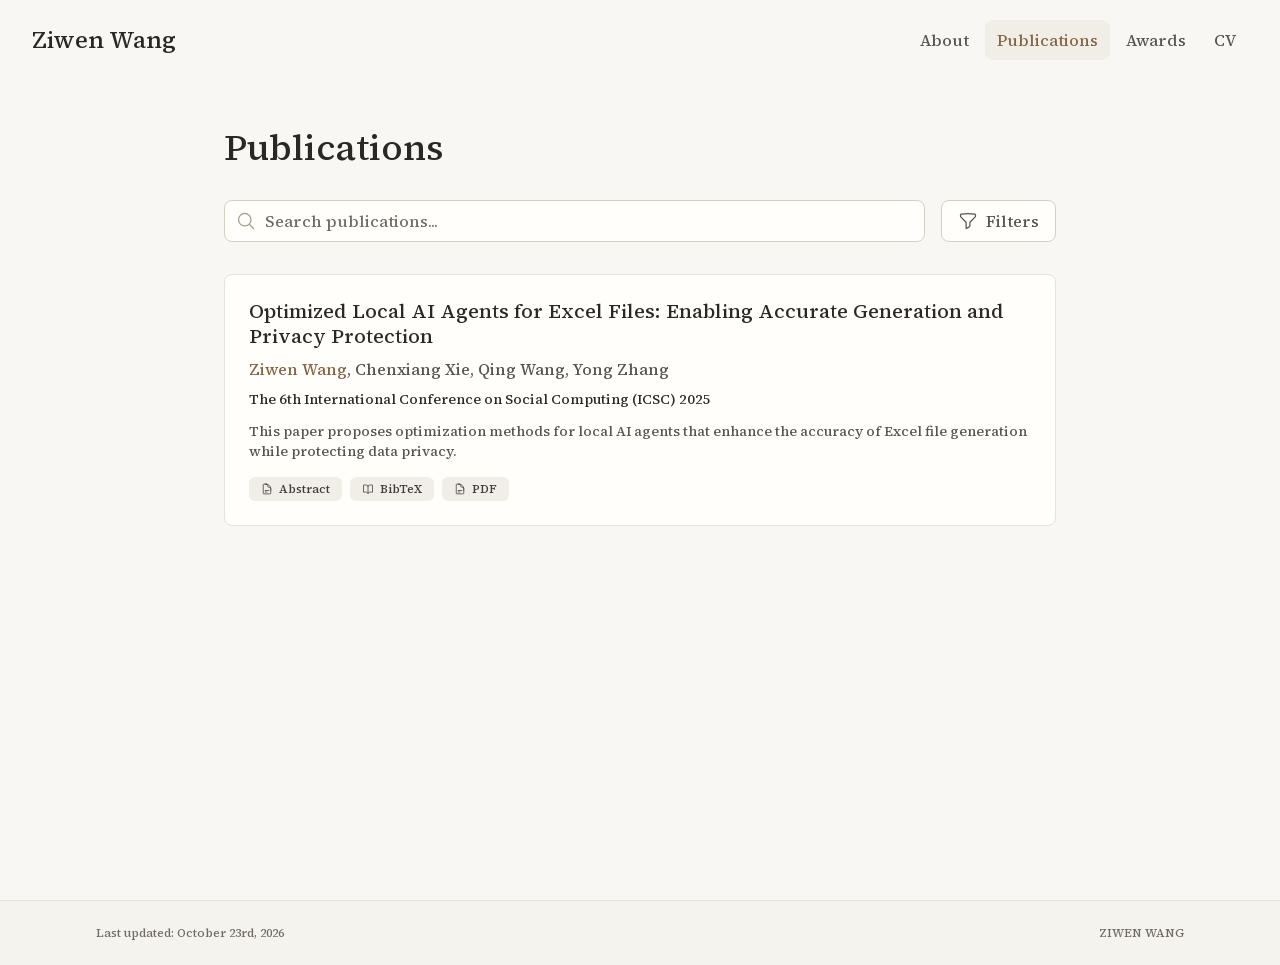
<file: publications/index.html>
<!DOCTYPE html><html lang="en" class="light scroll-smooth" data-theme="light"><head><meta charSet="utf-8"/><meta name="viewport" content="width=device-width, initial-scale=1"/><link rel="stylesheet" href="/_next/static/css/e89c80b11557764b.css" data-precedence="next"/><link rel="preload" as="script" fetchPriority="low" href="/_next/static/chunks/webpack-af78f5c2c11af041.js"/><script src="/_next/static/chunks/4bd1b696-70b6d399998de86a.js" async=""></script><script src="/_next/static/chunks/684-5aaa8290a129f299.js" async=""></script><script src="/_next/static/chunks/main-app-d6baa459be07ffe4.js" async=""></script><script src="/_next/static/chunks/461-a9a5d7b05a71d978.js" async=""></script><script src="/_next/static/chunks/874-6cc630662f3664af.js" async=""></script><script src="/_next/static/chunks/212-ac2f7a9f13619e02.js" async=""></script><script src="/_next/static/chunks/app/layout-66f20acb9008aac9.js" async=""></script><script src="/_next/static/chunks/178-595a94b9af1e67b5.js" async=""></script><script src="/_next/static/chunks/748-a4514c4b6f4159c3.js" async=""></script><script src="/_next/static/chunks/app/%5Bslug%5D/page-87eea81f8683f46c.js" async=""></script><link rel="icon" href="/favicon.svg" type="image/svg+xml"/><link rel="preload" href="/fonts/source-serif-4/normal-latin-500.woff2" as="font" type="font/woff2" crossorigin="anonymous"/><link rel="preload" href="/fonts/source-serif-4/italic-latin-500.woff2" as="font" type="font/woff2" crossorigin="anonymous"/><script>
    try {
      const cfg = {"enabled":false,"locales":["en"],"defaultLocale":"en","mode":"auto","fixedLocale":"en","persist":true,"switcher":false,"labels":{"en":"en"}};
      const storageKey = 'locale-storage';
      const normalize = (value) => typeof value === 'string' ? value.trim().replace('_', '-').toLowerCase() : '';
      const matchLocale = (candidate) => {
        const normalized = normalize(candidate);
        if (!normalized) return null;
        if (cfg.locales.includes(normalized)) return normalized;
        const language = normalized.split('-')[0];
        if (cfg.locales.includes(language)) return language;
        return null;
      };

      let resolved = null;

      if (cfg.persist) {
        resolved = matchLocale(localStorage.getItem(storageKey));
      }

      if (!resolved) {
        if (cfg.mode === 'fixed') {
          resolved = cfg.fixedLocale;
        } else {
          resolved = matchLocale(navigator.language);
        }
      }

      if (!resolved) {
        resolved = cfg.defaultLocale;
      }

      const root = document.documentElement;
      root.lang = resolved;
      root.setAttribute('data-locale', resolved);

      if (cfg.persist) {
        localStorage.setItem(storageKey, resolved);
      }
    } catch (e) {
      const root = document.documentElement;
      root.lang = 'en';
      root.setAttribute('data-locale', 'en');
    }
  </script><title>Publications | Ziwen Wang</title><meta name="author" content="Ziwen (Olivier) Wang"/><meta name="keywords" content="Ziwen (Olivier) Wang,PhD,Research,"/><meta name="creator" content="Ziwen (Olivier) Wang"/><meta name="publisher" content="Ziwen (Olivier) Wang"/><meta property="og:title" content="Ziwen Wang"/><meta property="og:description" content="Olivier Wang&#x27;s Homepage"/><meta property="og:site_name" content="Ziwen (Olivier) Wang&#x27;s Academic Website"/><meta property="og:locale" content="en_US"/><meta property="og:type" content="website"/><meta name="twitter:card" content="summary"/><meta name="twitter:title" content="Ziwen Wang"/><meta name="twitter:description" content="Olivier Wang&#x27;s Homepage"/><link rel="icon" href="/favicon.svg"/><script>document.querySelectorAll('body link[rel="icon"], body link[rel="apple-touch-icon"]').forEach(el => document.head.appendChild(el))</script><script src="/_next/static/chunks/polyfills-42372ed130431b0a.js" noModule=""></script></head><body class="font-sans antialiased"><nav class="fixed top-0 left-0 right-0 z-50" data-headlessui-state=""><div class="transition-all duration-300 ease-out bg-transparent" style="transform:none"><div class="max-w-7xl mx-auto px-4 sm:px-6 lg:px-8"><div class="flex justify-between items-center h-16 lg:h-20"><div class="flex-shrink-0" tabindex="0"><a class="text-xl lg:text-2xl font-serif font-semibold text-primary hover:text-accent transition-colors duration-200" href="/">Ziwen Wang</a></div><div class="hidden lg:block"><div class="ml-10 flex items-center space-x-3"><div class="relative flex items-baseline space-x-1"><a data-nav-href="/" class="relative px-3 py-2 text-base font-medium rounded-lg transition-colors duration-150 text-neutral-600" href="/">About</a><a data-nav-href="/publications" class="relative px-3 py-2 text-base font-medium rounded-lg transition-colors duration-150 text-accent" href="/publications/">Publications</a><a data-nav-href="/awards" class="relative px-3 py-2 text-base font-medium rounded-lg transition-colors duration-150 text-neutral-600" href="/awards/">Awards</a><a data-nav-href="/cv" class="relative px-3 py-2 text-base font-medium rounded-lg transition-colors duration-150 text-neutral-600" href="/cv/">CV</a></div></div></div><div class="lg:hidden flex items-center space-x-2"><button class="inline-flex items-center justify-center p-2 rounded-md text-neutral-600 hover:text-accent-dark hover:bg-neutral-100 focus:outline-none focus:ring-2 focus:ring-inset focus:ring-accent transition-colors duration-200" id="headlessui-disclosure-button-«R5pdb»" type="button" aria-expanded="false" data-headlessui-state=""><span class="sr-only">Open main menu</span><div><svg xmlns="http://www.w3.org/2000/svg" fill="none" viewBox="0 0 24 24" stroke-width="1.5" stroke="currentColor" aria-hidden="true" data-slot="icon" class="block h-6 w-6"><path stroke-linecap="round" stroke-linejoin="round" d="M3.75 6.75h16.5M3.75 12h16.5m-16.5 5.25h16.5"></path></svg></div></button></div></div></div></div></nav><main class="min-h-screen pt-16 lg:pt-20"><div class="max-w-4xl mx-auto px-4 sm:px-6 lg:px-8 py-12"><div style="opacity:1;transform:none"><div class="mb-8"><h1 class="text-4xl font-serif font-bold text-primary mb-4">Publications</h1></div><div class="mb-8 space-y-4"><div class="flex flex-col sm:flex-row gap-4"><div class="relative flex-grow"><svg xmlns="http://www.w3.org/2000/svg" fill="none" viewBox="0 0 24 24" stroke-width="1.5" stroke="currentColor" aria-hidden="true" data-slot="icon" class="absolute left-3 top-1/2 transform -translate-y-1/2 h-5 w-5 text-neutral-400"><path stroke-linecap="round" stroke-linejoin="round" d="m21 21-5.197-5.197m0 0A7.5 7.5 0 1 0 5.196 5.196a7.5 7.5 0 0 0 10.607 10.607Z"></path></svg><input type="text" placeholder="Search publications..." class="w-full pl-10 pr-4 py-2 rounded-lg border border-neutral-300 bg-surface placeholder:text-neutral-500 hover:border-neutral-400 focus:ring-2 focus:ring-accent focus:border-transparent transition-colors duration-200" value=""/></div><button class="flex items-center justify-center px-4 py-2 rounded-lg border transition-all duration-200 bg-surface border-neutral-300 text-neutral-600 hover:border-neutral-400 hover:text-primary"><svg xmlns="http://www.w3.org/2000/svg" fill="none" viewBox="0 0 24 24" stroke-width="1.5" stroke="currentColor" aria-hidden="true" data-slot="icon" class="h-5 w-5 mr-2"><path stroke-linecap="round" stroke-linejoin="round" d="M12 3c2.755 0 5.455.232 8.083.678.533.09.917.556.917 1.096v1.044a2.25 2.25 0 0 1-.659 1.591l-5.432 5.432a2.25 2.25 0 0 0-.659 1.591v2.927a2.25 2.25 0 0 1-1.244 2.013L9.75 21v-6.568a2.25 2.25 0 0 0-.659-1.591L3.659 7.409A2.25 2.25 0 0 1 3 5.818V4.774c0-.54.384-1.006.917-1.096A48.32 48.32 0 0 1 12 3Z"></path></svg>Filters</button></div></div><div class="space-y-6"><div class="bg-surface p-6 rounded-lg border border-neutral-200 hover:border-neutral-300 transition-colors duration-200" style="opacity:1;transform:none"><div class="flex flex-col md:flex-row gap-6"><div class="flex-grow"><h3 class="text-xl font-semibold text-primary mb-2 leading-tight">Optimized Local AI Agents for Excel Files: Enabling Accurate Generation and Privacy Protection</h3><p class="text-base text-neutral-600 mb-2"><span><span class="text-accent font-semibold">Ziwen Wang</span>, </span><span><span class=" ">Chenxiang Xie</span>, </span><span><span class=" ">Qing Wang</span>, </span><span><span class=" ">Yong Zhang</span></span></p><p class="text-sm font-medium text-neutral-800 mb-3">The 6th International Conference on Social Computing (ICSC)<!-- --> <!-- -->2025</p><p class="text-sm text-neutral-600 mb-4 line-clamp-3">This paper proposes optimization methods for local AI agents that enhance the accuracy of Excel file generation while protecting data privacy.</p><div class="flex flex-wrap gap-2 mt-auto"><button class="inline-flex items-center px-3 py-1 rounded-md text-xs font-medium transition-colors bg-neutral-100 text-neutral-700 hover:bg-neutral-200 hover:text-primary"><svg xmlns="http://www.w3.org/2000/svg" fill="none" viewBox="0 0 24 24" stroke-width="1.5" stroke="currentColor" aria-hidden="true" data-slot="icon" class="h-3 w-3 mr-1.5"><path stroke-linecap="round" stroke-linejoin="round" d="M19.5 14.25v-2.625a3.375 3.375 0 0 0-3.375-3.375h-1.5A1.125 1.125 0 0 1 13.5 7.125v-1.5a3.375 3.375 0 0 0-3.375-3.375H8.25m0 12.75h7.5m-7.5 3H12M10.5 2.25H5.625c-.621 0-1.125.504-1.125 1.125v17.25c0 .621.504 1.125 1.125 1.125h12.75c.621 0 1.125-.504 1.125-1.125V11.25a9 9 0 0 0-9-9Z"></path></svg>Abstract</button><button class="inline-flex items-center px-3 py-1 rounded-md text-xs font-medium transition-colors bg-neutral-100 text-neutral-700 hover:bg-neutral-200 hover:text-primary"><svg xmlns="http://www.w3.org/2000/svg" fill="none" viewBox="0 0 24 24" stroke-width="1.5" stroke="currentColor" aria-hidden="true" data-slot="icon" class="h-3 w-3 mr-1.5"><path stroke-linecap="round" stroke-linejoin="round" d="M12 6.042A8.967 8.967 0 0 0 6 3.75c-1.052 0-2.062.18-3 .512v14.25A8.987 8.987 0 0 1 6 18c2.305 0 4.408.867 6 2.292m0-14.25a8.966 8.966 0 0 1 6-2.292c1.052 0 2.062.18 3 .512v14.25A8.987 8.987 0 0 0 18 18a8.967 8.967 0 0 0-6 2.292m0-14.25v14.25"></path></svg>BibTeX</button><a href="/papers/optimized-local-ai-agents-for-excel-files.pdf" target="_blank" rel="noopener noreferrer" class="inline-flex items-center px-3 py-1 rounded-md text-xs font-medium bg-neutral-100 text-neutral-700 hover:bg-neutral-200 hover:text-primary transition-colors"><svg xmlns="http://www.w3.org/2000/svg" fill="none" viewBox="0 0 24 24" stroke-width="1.5" stroke="currentColor" aria-hidden="true" data-slot="icon" class="h-3 w-3 mr-1.5"><path stroke-linecap="round" stroke-linejoin="round" d="M19.5 14.25v-2.625a3.375 3.375 0 0 0-3.375-3.375h-1.5A1.125 1.125 0 0 1 13.5 7.125v-1.5a3.375 3.375 0 0 0-3.375-3.375H8.25m0 12.75h7.5m-7.5 3H12M10.5 2.25H5.625c-.621 0-1.125.504-1.125 1.125v17.25c0 .621.504 1.125 1.125 1.125h12.75c.621 0 1.125-.504 1.125-1.125V11.25a9 9 0 0 0-9-9Z"></path></svg>PDF</a></div></div></div></div></div></div></div><!--$--><!--/$--><!--$--><!--/$--></main><footer class="border-t border-footer-border bg-footer-background"><div class="max-w-6xl mx-auto px-4 sm:px-6 lg:px-8 py-6"><div class="flex flex-col sm:flex-row justify-between items-center gap-2"><p class="text-xs text-neutral-500">Last updated<!-- -->: <!-- -->October 23rd, 2026</p><p class="font-sans text-xs font-medium text-neutral-500 flex items-center">ZIWEN WANG</p></div></div></footer><script src="/_next/static/chunks/webpack-af78f5c2c11af041.js" async=""></script><script>(self.__next_f=self.__next_f||[]).push([0])</script><script>self.__next_f.push([1,"1:\"$Sreact.fragment\"\n3:I[310,[\"461\",\"static/chunks/461-a9a5d7b05a71d978.js\",\"874\",\"static/chunks/874-6cc630662f3664af.js\",\"212\",\"static/chunks/212-ac2f7a9f13619e02.js\",\"177\",\"static/chunks/app/layout-66f20acb9008aac9.js\"],\"LocaleProvider\"]\n4:I[7734,[\"461\",\"static/chunks/461-a9a5d7b05a71d978.js\",\"874\",\"static/chunks/874-6cc630662f3664af.js\",\"212\",\"static/chunks/212-ac2f7a9f13619e02.js\",\"177\",\"static/chunks/app/layout-66f20acb9008aac9.js\"],\"default\"]\n5:I[7555,[],\"\"]\n6:I[1295,[],\"\"]\n7:I[2548,[\"461\",\"static/chunks/461-a9a5d7b05a71d978.js\",\"874\",\"static/chunks/874-6cc630662f3664af.js\",\"212\",\"static/chunks/212-ac2f7a9f13619e02.js\",\"177\",\"static/chunks/app/layout-66f20acb9008aac9.js\"],\"default\"]\n9:I[9665,[],\"MetadataBoundary\"]\nb:I[9665,[],\"OutletBoundary\"]\ne:I[4911,[],\"AsyncMetadataOutlet\"]\n10:I[9665,[],\"ViewportBoundary\"]\n12:I[6614,[],\"\"]\n:HL[\"/_next/static/css/e89c80b11557764b.css\",\"style\"]\n2:T57a,\n    try {\n      const cfg = {\"enabled\":false,\"locales\":[\"en\"],\"defaultLocale\":\"en\",\"mode\":\"auto\",\"fixedLocale\":\"en\",\"persist\":true,\"switcher\":false,\"labels\":{\"en\":\"en\"}};\n      const storageKey = 'locale-storage';\n      const normalize = (value) =\u003e typeof value === 'string' ? value.trim().replace('_', '-').toLowerCase() : '';\n      const matchLocale = (candidate) =\u003e {\n        const normalized = normalize(candidate);\n        if (!normalized) return null;\n        if (cfg.locales.includes(normalized)) return normalized;\n        const language = normalized.split('-')[0];\n        if (cfg.locales.includes(language)) return language;\n        return null;\n      };\n\n      let resolved = null;\n\n      if (cfg.persist) {\n        resolved = matchLocale(localStorage.getItem(storageKey));\n      }\n\n      if (!resolved) {\n        if (cfg.mode === 'fixed') {\n          resolved = cfg.fixedLocale;\n        } else {\n          resolved = matchLocale(navigator.language);\n        }\n      }\n\n      if (!resolved) {\n        resolved = cfg.defaultLocale;\n      }\n\n      const root = document.documentElement;\n      root.lang = resolved;\n      root.setAtt"])</script><script>self.__next_f.push([1,"ribute('data-locale', resolved);\n\n      if (cfg.persist) {\n        localStorage.setItem(storageKey, resolved);\n      }\n    } catch (e) {\n      const root = document.documentElement;\n      root.lang = 'en';\n      root.setAttribute('data-locale', 'en');\n    }\n  "])</script><script>self.__next_f.push([1,"0:{\"P\":null,\"b\":\"dUwhczS3NvOXzS6eXsSgM\",\"p\":\"\",\"c\":[\"\",\"publications\",\"\"],\"i\":false,\"f\":[[[\"\",{\"children\":[[\"slug\",\"publications\",\"d\"],{\"children\":[\"__PAGE__\",{}]}]},\"$undefined\",\"$undefined\",true],[\"\",[\"$\",\"$1\",\"c\",{\"children\":[[[\"$\",\"link\",\"0\",{\"rel\":\"stylesheet\",\"href\":\"/_next/static/css/e89c80b11557764b.css\",\"precedence\":\"next\",\"crossOrigin\":\"$undefined\",\"nonce\":\"$undefined\"}]],[\"$\",\"html\",null,{\"lang\":\"en\",\"className\":\"light scroll-smooth\",\"data-theme\":\"light\",\"suppressHydrationWarning\":true,\"children\":[[\"$\",\"head\",null,{\"children\":[[\"$\",\"link\",null,{\"rel\":\"icon\",\"href\":\"/favicon.svg\",\"type\":\"image/svg+xml\"}],[\"$\",\"link\",null,{\"rel\":\"preload\",\"href\":\"/fonts/source-serif-4/normal-latin-500.woff2\",\"as\":\"font\",\"type\":\"font/woff2\",\"crossOrigin\":\"anonymous\"}],[\"$\",\"link\",null,{\"rel\":\"preload\",\"href\":\"/fonts/source-serif-4/italic-latin-500.woff2\",\"as\":\"font\",\"type\":\"font/woff2\",\"crossOrigin\":\"anonymous\"}],[\"$\",\"script\",null,{\"dangerouslySetInnerHTML\":{\"__html\":\"$2\"}}]]}],[\"$\",\"body\",null,{\"className\":\"font-sans antialiased\",\"children\":[\"$\",\"$L3\",null,{\"config\":{\"enabled\":false,\"locales\":[\"en\"],\"defaultLocale\":\"en\",\"mode\":\"auto\",\"fixedLocale\":\"en\",\"persist\":true,\"switcher\":false,\"labels\":{\"en\":\"en\"}},\"children\":[[\"$\",\"$L4\",null,{\"items\":[{\"title\":\"About\",\"type\":\"page\",\"target\":\"about\",\"href\":\"/\"},{\"title\":\"Publications\",\"type\":\"page\",\"target\":\"publications\",\"href\":\"/publications\"},{\"title\":\"Awards\",\"type\":\"page\",\"target\":\"awards\",\"href\":\"/awards\"},{\"title\":\"CV\",\"type\":\"page\",\"target\":\"cv\",\"href\":\"/cv\"}],\"siteTitle\":\"Ziwen Wang\",\"enableOnePageMode\":false,\"i18n\":\"$0:f:0:1:1:props:children:1:props:children:1:props:children:props:config\",\"itemsByLocale\":{\"en\":[{\"title\":\"About\",\"type\":\"page\",\"target\":\"about\",\"href\":\"/\"},{\"title\":\"Publications\",\"type\":\"page\",\"target\":\"publications\",\"href\":\"/publications\"},{\"title\":\"Awards\",\"type\":\"page\",\"target\":\"awards\",\"href\":\"/awards\"},{\"title\":\"CV\",\"type\":\"page\",\"target\":\"cv\",\"href\":\"/cv\"}]},\"siteTitleByLocale\":{\"en\":\"Ziwen Wang\"}}],[\"$\",\"main\",null,{\"className\":\"min-h-screen pt-16 lg:pt-20\",\"children\":[\"$\",\"$L5\",null,{\"parallelRouterKey\":\"children\",\"error\":\"$undefined\",\"errorStyles\":\"$undefined\",\"errorScripts\":\"$undefined\",\"template\":[\"$\",\"$L6\",null,{}],\"templateStyles\":\"$undefined\",\"templateScripts\":\"$undefined\",\"notFound\":[[[\"$\",\"title\",null,{\"children\":\"404: This page could not be found.\"}],[\"$\",\"div\",null,{\"style\":{\"fontFamily\":\"system-ui,\\\"Segoe UI\\\",Roboto,Helvetica,Arial,sans-serif,\\\"Apple Color Emoji\\\",\\\"Segoe UI Emoji\\\"\",\"height\":\"100vh\",\"textAlign\":\"center\",\"display\":\"flex\",\"flexDirection\":\"column\",\"alignItems\":\"center\",\"justifyContent\":\"center\"},\"children\":[\"$\",\"div\",null,{\"children\":[[\"$\",\"style\",null,{\"dangerouslySetInnerHTML\":{\"__html\":\"body{color:#000;background:#fff;margin:0}.next-error-h1{border-right:1px solid rgba(0,0,0,.3)}@media (prefers-color-scheme:dark){body{color:#fff;background:#000}.next-error-h1{border-right:1px solid rgba(255,255,255,.3)}}\"}}],[\"$\",\"h1\",null,{\"className\":\"next-error-h1\",\"style\":{\"display\":\"inline-block\",\"margin\":\"0 20px 0 0\",\"padding\":\"0 23px 0 0\",\"fontSize\":24,\"fontWeight\":500,\"verticalAlign\":\"top\",\"lineHeight\":\"49px\"},\"children\":404}],[\"$\",\"div\",null,{\"style\":{\"display\":\"inline-block\"},\"children\":[\"$\",\"h2\",null,{\"style\":{\"fontSize\":14,\"fontWeight\":400,\"lineHeight\":\"49px\",\"margin\":0},\"children\":\"This page could not be found.\"}]}]]}]}]],[]],\"forbidden\":\"$undefined\",\"unauthorized\":\"$undefined\"}]}],[\"$\",\"$L7\",null,{\"lastUpdated\":\"October 23rd, 2026\",\"lastUpdatedByLocale\":{\"en\":\"October 23rd, 2026\"},\"defaultLocale\":\"en\"}]]}]}]]}]]}],{\"children\":[[\"slug\",\"publications\",\"d\"],[\"$\",\"$1\",\"c\",{\"children\":[null,[\"$\",\"$L5\",null,{\"parallelRouterKey\":\"children\",\"error\":\"$undefined\",\"errorStyles\":\"$undefined\",\"errorScripts\":\"$undefined\",\"template\":[\"$\",\"$L6\",null,{}],\"templateStyles\":\"$undefined\",\"templateScripts\":\"$undefined\",\"notFound\":\"$undefined\",\"forbidden\":\"$undefined\",\"unauthorized\":\"$undefined\"}]]}],{\"children\":[\"__PAGE__\",[\"$\",\"$1\",\"c\",{\"children\":[\"$L8\",[\"$\",\"$L9\",null,{\"children\":\"$La\"}],null,[\"$\",\"$Lb\",null,{\"children\":[\"$Lc\",\"$Ld\",[\"$\",\"$Le\",null,{\"promise\":\"$@f\"}]]}]]}],{},null,false]},null,false]},null,false],[\"$\",\"$1\",\"h\",{\"children\":[null,[\"$\",\"$1\",\"CEyJ2Axa0PDAMQvZ40KyE\",{\"children\":[[\"$\",\"$L10\",null,{\"children\":\"$L11\"}],null]}],null]}],false]],\"m\":\"$undefined\",\"G\":[\"$12\",\"$undefined\"],\"s\":false,\"S\":true}\n"])</script><script>self.__next_f.push([1,"13:\"$Sreact.suspense\"\n14:I[4911,[],\"AsyncMetadata\"]\n16:I[2382,[\"461\",\"static/chunks/461-a9a5d7b05a71d978.js\",\"178\",\"static/chunks/178-595a94b9af1e67b5.js\",\"748\",\"static/chunks/748-a4514c4b6f4159c3.js\",\"182\",\"static/chunks/app/%5Bslug%5D/page-87eea81f8683f46c.js\"],\"default\"]\na:[\"$\",\"$13\",null,{\"fallback\":null,\"children\":[\"$\",\"$L14\",null,{\"promise\":\"$@15\"}]}]\n17:T533,@misc{wang2025optimized,\n  title = {Optimized Local AI Agents for Excel Files: Enabling Accurate Generation and Privacy Protection},\n  booktitle = {The 6th International Conference on Social Computing (ICSC)},\n  author = {Wang, Ziwen and Xie, Chenxiang and Wang, Qing and Zhang, Yong},\n  year = {2025},\n  month = {dec},\n  howpublished = {Poster presented at the 6th International Conference on Social Computing (ICSC 2025)},\n  address = {Shanghai, China},\n  note = {Poster Session},\n  abstract = {With the rapid development of AI agents, deploying agents in local environments for automated office document generation has emerged as a significant research direction, particularly in socially sensitive contexts where data privacy and trust are critical. This study presents a locally deployable AI agent designed for automated Excel file generation and proposes targeted optimization strategies with a focus on tool integration and prompt engineering. A comprehensive evaluation across diverse task sets demonstrates that the optimizations significantly enhance content accuracy, formula correctness, and structural fidelity. These findings confirm the feasibility of local Excel agents and provide practical insights into designing efficient solutions for automated document generation while ensuring data privacy and security.}\n}"])</script><script>self.__next_f.push([1,"8:[\"$\",\"$L16\",null,{\"dataByLocale\":{\"en\":{\"type\":\"publication\",\"config\":{\"type\":\"publication\",\"title\":\"Publications\",\"description\":\"\",\"source\":\"publications.bib\"},\"publications\":[{\"id\":\"wang2025optimized\",\"title\":\"Optimized Local AI Agents for Excel Files: Enabling Accurate Generation and Privacy Protection\",\"authors\":[{\"name\":\"Ziwen Wang\",\"isHighlighted\":true,\"isCorresponding\":false,\"isCoAuthor\":false},{\"name\":\"Chenxiang Xie\",\"isHighlighted\":false,\"isCorresponding\":false,\"isCoAuthor\":false},{\"name\":\"Qing Wang\",\"isHighlighted\":false,\"isCorresponding\":false,\"isCoAuthor\":false},{\"name\":\"Yong Zhang\",\"isHighlighted\":false,\"isCorresponding\":false,\"isCoAuthor\":false}],\"year\":2025,\"month\":\"12\",\"type\":\"preprint\",\"status\":\"published\",\"tags\":[],\"keywords\":\"$8:props:dataByLocale:en:publications:0:tags\",\"researchArea\":\"machine-learning\",\"journal\":\"\",\"conference\":\"The 6th International Conference on Social Computing (ICSC)\",\"pdfUrl\":\"/papers/optimized-local-ai-agents-for-excel-files.pdf\",\"abstract\":\"With the rapid development of AI agents, deploying agents in local environments for automated office document generation has emerged as a significant research direction, particularly in socially sensitive contexts where data privacy and trust are critical. This study presents a locally deployable AI agent designed for automated Excel file generation and proposes targeted optimization strategies with a focus on tool integration and prompt engineering. A comprehensive evaluation across diverse task sets demonstrates that the optimizations significantly enhance content accuracy, formula correctness, and structural fidelity. These findings confirm the feasibility of local Excel agents and provide practical insights into designing efficient solutions for automated document generation while ensuring data privacy and security.\",\"description\":\"This paper proposes optimization methods for local AI agents that enhance the accuracy of Excel file generation while protecting data privacy.\",\"selected\":true,\"bibtex\":\"$17\"}]}},\"defaultLocale\":\"en\"}]\n"])</script><script>self.__next_f.push([1,"d:null\n"])</script><script>self.__next_f.push([1,"11:[[\"$\",\"meta\",\"0\",{\"charSet\":\"utf-8\"}],[\"$\",\"meta\",\"1\",{\"name\":\"viewport\",\"content\":\"width=device-width, initial-scale=1\"}]]\nc:null\n"])</script><script>self.__next_f.push([1,"15:{\"metadata\":[[\"$\",\"title\",\"0\",{\"children\":\"Publications | Ziwen Wang\"}],[\"$\",\"meta\",\"1\",{\"name\":\"author\",\"content\":\"Ziwen (Olivier) Wang\"}],[\"$\",\"meta\",\"2\",{\"name\":\"keywords\",\"content\":\"Ziwen (Olivier) Wang,PhD,Research,\"}],[\"$\",\"meta\",\"3\",{\"name\":\"creator\",\"content\":\"Ziwen (Olivier) Wang\"}],[\"$\",\"meta\",\"4\",{\"name\":\"publisher\",\"content\":\"Ziwen (Olivier) Wang\"}],[\"$\",\"meta\",\"5\",{\"property\":\"og:title\",\"content\":\"Ziwen Wang\"}],[\"$\",\"meta\",\"6\",{\"property\":\"og:description\",\"content\":\"Olivier Wang's Homepage\"}],[\"$\",\"meta\",\"7\",{\"property\":\"og:site_name\",\"content\":\"Ziwen (Olivier) Wang's Academic Website\"}],[\"$\",\"meta\",\"8\",{\"property\":\"og:locale\",\"content\":\"en_US\"}],[\"$\",\"meta\",\"9\",{\"property\":\"og:type\",\"content\":\"website\"}],[\"$\",\"meta\",\"10\",{\"name\":\"twitter:card\",\"content\":\"summary\"}],[\"$\",\"meta\",\"11\",{\"name\":\"twitter:title\",\"content\":\"Ziwen Wang\"}],[\"$\",\"meta\",\"12\",{\"name\":\"twitter:description\",\"content\":\"Olivier Wang's Homepage\"}],[\"$\",\"link\",\"13\",{\"rel\":\"icon\",\"href\":\"/favicon.svg\"}]],\"error\":null,\"digest\":\"$undefined\"}\nf:{\"metadata\":\"$15:metadata\",\"error\":null,\"digest\":\"$undefined\"}\n"])</script></body></html>
</file>
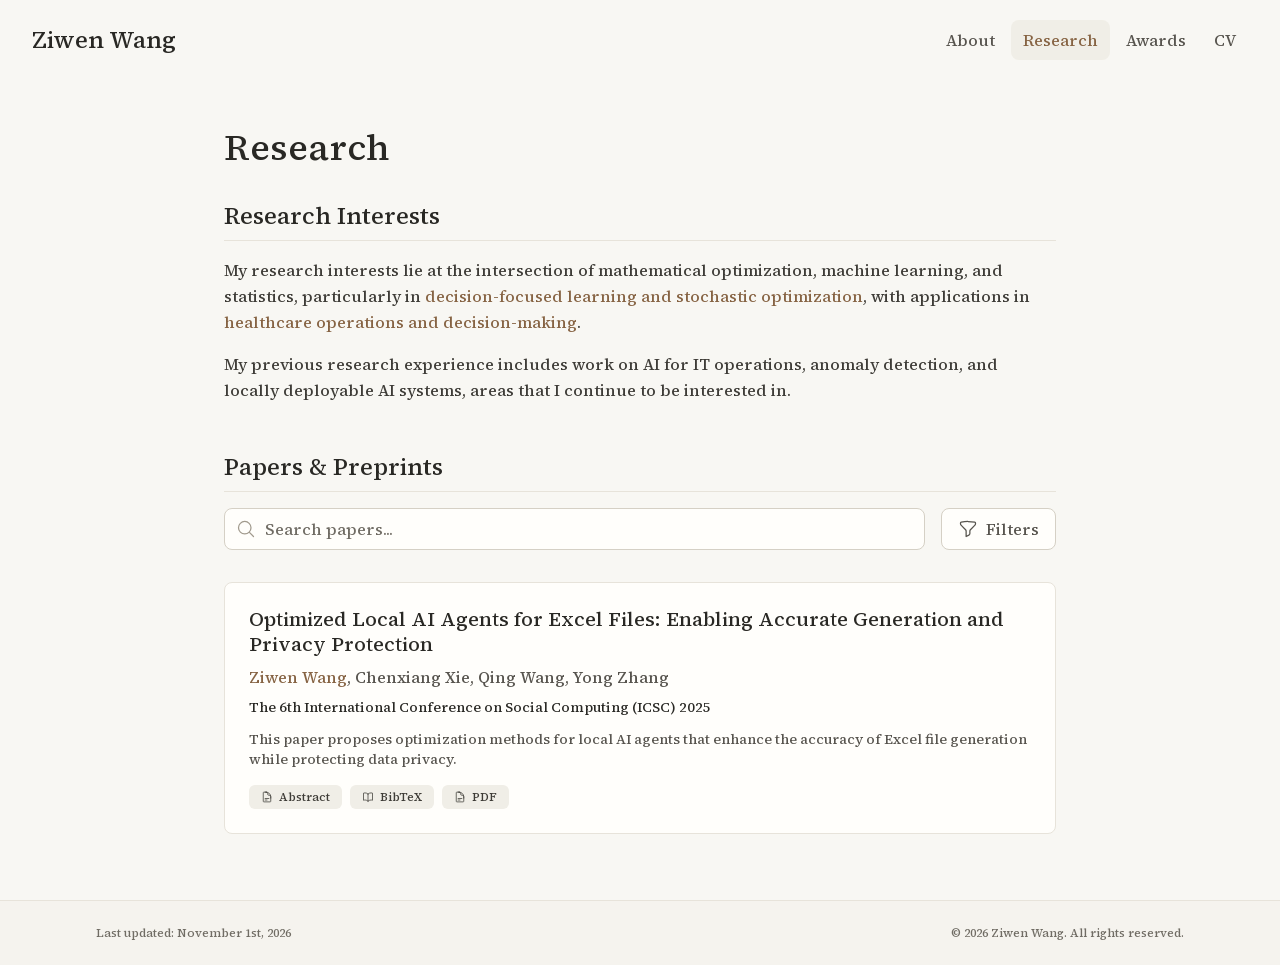
<file: research/index.html>
<!DOCTYPE html><html lang="en" class="light scroll-smooth" data-theme="light"><head><meta charSet="utf-8"/><meta name="viewport" content="width=device-width, initial-scale=1"/><link rel="stylesheet" href="/_next/static/css/4477662e172b2604.css" data-precedence="next"/><link rel="preload" as="script" fetchPriority="low" href="/_next/static/chunks/webpack-af78f5c2c11af041.js"/><script src="/_next/static/chunks/4bd1b696-70b6d399998de86a.js" async=""></script><script src="/_next/static/chunks/684-5aaa8290a129f299.js" async=""></script><script src="/_next/static/chunks/main-app-d6baa459be07ffe4.js" async=""></script><script src="/_next/static/chunks/461-a9a5d7b05a71d978.js" async=""></script><script src="/_next/static/chunks/874-6cc630662f3664af.js" async=""></script><script src="/_next/static/chunks/212-ac2f7a9f13619e02.js" async=""></script><script src="/_next/static/chunks/app/layout-7d9b29384665c47a.js" async=""></script><script src="/_next/static/chunks/178-595a94b9af1e67b5.js" async=""></script><script src="/_next/static/chunks/185-bbbe12de0a2cfc63.js" async=""></script><script src="/_next/static/chunks/app/%5Bslug%5D/page-0ab845069d49ff46.js" async=""></script><link rel="icon" href="/favicon.svg" type="image/svg+xml"/><link rel="preload" href="/fonts/source-serif-4/normal-latin-500.woff2" as="font" type="font/woff2" crossorigin="anonymous"/><link rel="preload" href="/fonts/source-serif-4/italic-latin-500.woff2" as="font" type="font/woff2" crossorigin="anonymous"/><script>
    try {
      const cfg = {"enabled":false,"locales":["en"],"defaultLocale":"en","mode":"auto","fixedLocale":"en","persist":true,"switcher":false,"labels":{"en":"en"}};
      const storageKey = 'locale-storage';
      const normalize = (value) => typeof value === 'string' ? value.trim().replace('_', '-').toLowerCase() : '';
      const matchLocale = (candidate) => {
        const normalized = normalize(candidate);
        if (!normalized) return null;
        if (cfg.locales.includes(normalized)) return normalized;
        const language = normalized.split('-')[0];
        if (cfg.locales.includes(language)) return language;
        return null;
      };

      let resolved = null;

      if (cfg.persist) {
        resolved = matchLocale(localStorage.getItem(storageKey));
      }

      if (!resolved) {
        if (cfg.mode === 'fixed') {
          resolved = cfg.fixedLocale;
        } else {
          resolved = matchLocale(navigator.language);
        }
      }

      if (!resolved) {
        resolved = cfg.defaultLocale;
      }

      const root = document.documentElement;
      root.lang = resolved;
      root.setAttribute('data-locale', resolved);

      if (cfg.persist) {
        localStorage.setItem(storageKey, resolved);
      }
    } catch (e) {
      const root = document.documentElement;
      root.lang = 'en';
      root.setAttribute('data-locale', 'en');
    }
  </script><title>Research | Ziwen Wang</title><meta name="author" content="Ziwen (Olivier) Wang"/><meta name="keywords" content="Ziwen (Olivier) Wang,PhD,Research,"/><meta name="creator" content="Ziwen (Olivier) Wang"/><meta name="publisher" content="Ziwen (Olivier) Wang"/><meta property="og:title" content="Ziwen Wang"/><meta property="og:description" content="Olivier Wang&#x27;s Homepage"/><meta property="og:site_name" content="Ziwen (Olivier) Wang&#x27;s Academic Website"/><meta property="og:locale" content="en_US"/><meta property="og:image" content="https://ziwenolivierwang.github.io/bio.jpg"/><meta property="og:image:alt" content="Ziwen (Olivier) Wang"/><meta property="og:type" content="website"/><meta name="twitter:card" content="summary_large_image"/><meta name="twitter:title" content="Ziwen Wang"/><meta name="twitter:description" content="Olivier Wang&#x27;s Homepage"/><meta name="twitter:image" content="https://ziwenolivierwang.github.io/bio.jpg"/><meta name="twitter:image:alt" content="Ziwen (Olivier) Wang"/><link rel="icon" href="/favicon.svg"/><script>document.querySelectorAll('body link[rel="icon"], body link[rel="apple-touch-icon"]').forEach(el => document.head.appendChild(el))</script><script src="/_next/static/chunks/polyfills-42372ed130431b0a.js" noModule=""></script></head><body class="font-sans antialiased"><nav class="fixed top-0 left-0 right-0 z-50" data-headlessui-state=""><div class="transition-all duration-300 ease-out bg-transparent" style="transform:none"><div class="max-w-7xl mx-auto px-4 sm:px-6 lg:px-8"><div class="flex justify-between items-center h-16 lg:h-20"><div class="flex-shrink-0" tabindex="0"><a class="text-xl lg:text-2xl font-serif font-semibold text-primary hover:text-accent transition-colors duration-200" href="/">Ziwen Wang</a></div><div class="hidden lg:block"><div class="ml-10 flex items-center space-x-3"><div class="relative flex items-baseline space-x-1"><a data-nav-href="/" class="relative px-3 py-2 text-base font-medium rounded-lg transition-colors duration-150 text-neutral-600" href="/">About</a><a data-nav-href="/research" class="relative px-3 py-2 text-base font-medium rounded-lg transition-colors duration-150 text-accent" href="/research/">Research</a><a data-nav-href="/awards" class="relative px-3 py-2 text-base font-medium rounded-lg transition-colors duration-150 text-neutral-600" href="/awards/">Awards</a><a data-nav-href="/cv" class="relative px-3 py-2 text-base font-medium rounded-lg transition-colors duration-150 text-neutral-600" href="/cv/">CV</a></div></div></div><div class="lg:hidden flex items-center space-x-2"><button class="inline-flex items-center justify-center p-2 rounded-md text-neutral-600 hover:text-accent-dark hover:bg-neutral-100 focus:outline-none focus:ring-2 focus:ring-inset focus:ring-accent transition-colors duration-200" id="headlessui-disclosure-button-«R5pdb»" type="button" aria-expanded="false" data-headlessui-state=""><span class="sr-only">Open main menu</span><div><svg xmlns="http://www.w3.org/2000/svg" fill="none" viewBox="0 0 24 24" stroke-width="1.5" stroke="currentColor" aria-hidden="true" data-slot="icon" class="block h-6 w-6"><path stroke-linecap="round" stroke-linejoin="round" d="M3.75 6.75h16.5M3.75 12h16.5m-16.5 5.25h16.5"></path></svg></div></button></div></div></div></div></nav><main class="min-h-screen pt-16 lg:pt-20"><div class="max-w-4xl mx-auto px-4 sm:px-6 lg:px-8 py-12"><div style="opacity:1;transform:none"><div class="mb-8"><h1 class="text-4xl font-serif font-bold text-primary mb-4">Research</h1></div><section class="mb-12" aria-labelledby="research-interests"><h2 id="research-interests" class="text-2xl font-serif font-bold text-primary mb-4 border-b border-neutral-200 pb-2">Research Interests</h2><div class="text-neutral-700 leading-relaxed"><p class="mb-4 last:mb-0">My research interests lie at the intersection of mathematical optimization, machine learning, and statistics, particularly in <strong class="font-semibold text-accent">decision-focused learning and stochastic optimization</strong>, with applications in <strong class="font-semibold text-accent">healthcare operations and decision-making</strong>.</p>
<p class="mb-4 last:mb-0">My previous research experience includes work on AI for IT operations, anomaly detection, and locally deployable AI systems, areas that I continue to be interested in.</p></div></section><section aria-labelledby="papers-preprints"><h2 id="papers-preprints" class="text-2xl font-serif font-bold text-primary mb-4 border-b border-neutral-200 pb-2">Papers &amp; Preprints</h2><div class="mb-8 space-y-4"><div class="flex flex-col sm:flex-row gap-4"><div class="relative flex-grow"><svg xmlns="http://www.w3.org/2000/svg" fill="none" viewBox="0 0 24 24" stroke-width="1.5" stroke="currentColor" aria-hidden="true" data-slot="icon" class="absolute left-3 top-1/2 transform -translate-y-1/2 h-5 w-5 text-neutral-400"><path stroke-linecap="round" stroke-linejoin="round" d="m21 21-5.197-5.197m0 0A7.5 7.5 0 1 0 5.196 5.196a7.5 7.5 0 0 0 10.607 10.607Z"></path></svg><input type="text" placeholder="Search papers..." class="w-full pl-10 pr-4 py-2 rounded-lg border border-neutral-300 bg-surface placeholder:text-neutral-500 hover:border-neutral-400 focus:ring-2 focus:ring-accent focus:border-transparent transition-colors duration-200" value=""/></div><button class="flex items-center justify-center px-4 py-2 rounded-lg border transition-all duration-200 bg-surface border-neutral-300 text-neutral-600 hover:border-neutral-400 hover:text-primary"><svg xmlns="http://www.w3.org/2000/svg" fill="none" viewBox="0 0 24 24" stroke-width="1.5" stroke="currentColor" aria-hidden="true" data-slot="icon" class="h-5 w-5 mr-2"><path stroke-linecap="round" stroke-linejoin="round" d="M12 3c2.755 0 5.455.232 8.083.678.533.09.917.556.917 1.096v1.044a2.25 2.25 0 0 1-.659 1.591l-5.432 5.432a2.25 2.25 0 0 0-.659 1.591v2.927a2.25 2.25 0 0 1-1.244 2.013L9.75 21v-6.568a2.25 2.25 0 0 0-.659-1.591L3.659 7.409A2.25 2.25 0 0 1 3 5.818V4.774c0-.54.384-1.006.917-1.096A48.32 48.32 0 0 1 12 3Z"></path></svg>Filters</button></div></div><div class="space-y-6"><div class="bg-surface p-6 rounded-lg border border-neutral-200 hover:border-neutral-300 transition-colors duration-200" style="opacity:1;transform:none"><div class="flex flex-col md:flex-row gap-6"><div class="flex-grow"><h3 class="text-xl font-semibold text-primary mb-2 leading-tight">Optimized Local AI Agents for Excel Files: Enabling Accurate Generation and Privacy Protection</h3><p class="text-base text-neutral-600 mb-2"><span><span class="text-accent font-semibold">Ziwen Wang</span>, </span><span><span class=" ">Chenxiang Xie</span>, </span><span><span class=" ">Qing Wang</span>, </span><span><span class=" ">Yong Zhang</span></span></p><p class="text-sm font-medium text-neutral-800 mb-3">The 6th International Conference on Social Computing (ICSC)<!-- --> <!-- -->2025</p><p class="text-sm text-neutral-600 mb-4 line-clamp-3">This paper proposes optimization methods for local AI agents that enhance the accuracy of Excel file generation while protecting data privacy.</p><div class="flex flex-wrap gap-2 mt-auto"><button class="inline-flex items-center px-3 py-1 rounded-md text-xs font-medium transition-colors bg-neutral-100 text-neutral-700 hover:bg-neutral-200 hover:text-primary"><svg xmlns="http://www.w3.org/2000/svg" fill="none" viewBox="0 0 24 24" stroke-width="1.5" stroke="currentColor" aria-hidden="true" data-slot="icon" class="h-3 w-3 mr-1.5"><path stroke-linecap="round" stroke-linejoin="round" d="M19.5 14.25v-2.625a3.375 3.375 0 0 0-3.375-3.375h-1.5A1.125 1.125 0 0 1 13.5 7.125v-1.5a3.375 3.375 0 0 0-3.375-3.375H8.25m0 12.75h7.5m-7.5 3H12M10.5 2.25H5.625c-.621 0-1.125.504-1.125 1.125v17.25c0 .621.504 1.125 1.125 1.125h12.75c.621 0 1.125-.504 1.125-1.125V11.25a9 9 0 0 0-9-9Z"></path></svg>Abstract</button><button class="inline-flex items-center px-3 py-1 rounded-md text-xs font-medium transition-colors bg-neutral-100 text-neutral-700 hover:bg-neutral-200 hover:text-primary"><svg xmlns="http://www.w3.org/2000/svg" fill="none" viewBox="0 0 24 24" stroke-width="1.5" stroke="currentColor" aria-hidden="true" data-slot="icon" class="h-3 w-3 mr-1.5"><path stroke-linecap="round" stroke-linejoin="round" d="M12 6.042A8.967 8.967 0 0 0 6 3.75c-1.052 0-2.062.18-3 .512v14.25A8.987 8.987 0 0 1 6 18c2.305 0 4.408.867 6 2.292m0-14.25a8.966 8.966 0 0 1 6-2.292c1.052 0 2.062.18 3 .512v14.25A8.987 8.987 0 0 0 18 18a8.967 8.967 0 0 0-6 2.292m0-14.25v14.25"></path></svg>BibTeX</button><a href="/papers/optimized-local-ai-agents-for-excel-files.pdf" target="_blank" rel="noopener noreferrer" class="inline-flex items-center px-3 py-1 rounded-md text-xs font-medium bg-neutral-100 text-neutral-700 hover:bg-neutral-200 hover:text-primary transition-colors"><svg xmlns="http://www.w3.org/2000/svg" fill="none" viewBox="0 0 24 24" stroke-width="1.5" stroke="currentColor" aria-hidden="true" data-slot="icon" class="h-3 w-3 mr-1.5"><path stroke-linecap="round" stroke-linejoin="round" d="M19.5 14.25v-2.625a3.375 3.375 0 0 0-3.375-3.375h-1.5A1.125 1.125 0 0 1 13.5 7.125v-1.5a3.375 3.375 0 0 0-3.375-3.375H8.25m0 12.75h7.5m-7.5 3H12M10.5 2.25H5.625c-.621 0-1.125.504-1.125 1.125v17.25c0 .621.504 1.125 1.125 1.125h12.75c.621 0 1.125-.504 1.125-1.125V11.25a9 9 0 0 0-9-9Z"></path></svg>PDF</a></div></div></div></div></div></section></div></div><!--$--><!--/$--><!--$--><!--/$--></main><footer class="border-t border-footer-border bg-footer-background"><div class="max-w-6xl mx-auto px-4 sm:px-6 lg:px-8 py-6"><div class="flex flex-col sm:flex-row justify-between items-center gap-2"><p class="text-xs text-neutral-500">Last updated<!-- -->: <!-- -->November 1st, 2026</p><p class="font-sans text-xs font-medium text-neutral-500 flex items-center">© <!-- -->2026<!-- --> Ziwen Wang. All rights reserved.</p></div></div></footer><script src="/_next/static/chunks/webpack-af78f5c2c11af041.js" async=""></script><script>(self.__next_f=self.__next_f||[]).push([0])</script><script>self.__next_f.push([1,"1:\"$Sreact.fragment\"\n3:I[310,[\"461\",\"static/chunks/461-a9a5d7b05a71d978.js\",\"874\",\"static/chunks/874-6cc630662f3664af.js\",\"212\",\"static/chunks/212-ac2f7a9f13619e02.js\",\"177\",\"static/chunks/app/layout-7d9b29384665c47a.js\"],\"LocaleProvider\"]\n4:I[7734,[\"461\",\"static/chunks/461-a9a5d7b05a71d978.js\",\"874\",\"static/chunks/874-6cc630662f3664af.js\",\"212\",\"static/chunks/212-ac2f7a9f13619e02.js\",\"177\",\"static/chunks/app/layout-7d9b29384665c47a.js\"],\"default\"]\n5:I[7555,[],\"\"]\n6:I[1295,[],\"\"]\n7:I[2548,[\"461\",\"static/chunks/461-a9a5d7b05a71d978.js\",\"874\",\"static/chunks/874-6cc630662f3664af.js\",\"212\",\"static/chunks/212-ac2f7a9f13619e02.js\",\"177\",\"static/chunks/app/layout-7d9b29384665c47a.js\"],\"default\"]\n9:I[9665,[],\"MetadataBoundary\"]\nb:I[9665,[],\"OutletBoundary\"]\ne:I[4911,[],\"AsyncMetadataOutlet\"]\n10:I[9665,[],\"ViewportBoundary\"]\n12:I[6614,[],\"\"]\n:HL[\"/_next/static/css/4477662e172b2604.css\",\"style\"]\n2:T57a,\n    try {\n      const cfg = {\"enabled\":false,\"locales\":[\"en\"],\"defaultLocale\":\"en\",\"mode\":\"auto\",\"fixedLocale\":\"en\",\"persist\":true,\"switcher\":false,\"labels\":{\"en\":\"en\"}};\n      const storageKey = 'locale-storage';\n      const normalize = (value) =\u003e typeof value === 'string' ? value.trim().replace('_', '-').toLowerCase() : '';\n      const matchLocale = (candidate) =\u003e {\n        const normalized = normalize(candidate);\n        if (!normalized) return null;\n        if (cfg.locales.includes(normalized)) return normalized;\n        const language = normalized.split('-')[0];\n        if (cfg.locales.includes(language)) return language;\n        return null;\n      };\n\n      let resolved = null;\n\n      if (cfg.persist) {\n        resolved = matchLocale(localStorage.getItem(storageKey));\n      }\n\n      if (!resolved) {\n        if (cfg.mode === 'fixed') {\n          resolved = cfg.fixedLocale;\n        } else {\n          resolved = matchLocale(navigator.language);\n        }\n      }\n\n      if (!resolved) {\n        resolved = cfg.defaultLocale;\n      }\n\n      const root = document.documentElement;\n      root.lang = resolved;\n      root.setAtt"])</script><script>self.__next_f.push([1,"ribute('data-locale', resolved);\n\n      if (cfg.persist) {\n        localStorage.setItem(storageKey, resolved);\n      }\n    } catch (e) {\n      const root = document.documentElement;\n      root.lang = 'en';\n      root.setAttribute('data-locale', 'en');\n    }\n  "])</script><script>self.__next_f.push([1,"0:{\"P\":null,\"b\":\"jW2m64t7ez6o0-RSD4esN\",\"p\":\"\",\"c\":[\"\",\"research\",\"\"],\"i\":false,\"f\":[[[\"\",{\"children\":[[\"slug\",\"research\",\"d\"],{\"children\":[\"__PAGE__\",{}]}]},\"$undefined\",\"$undefined\",true],[\"\",[\"$\",\"$1\",\"c\",{\"children\":[[[\"$\",\"link\",\"0\",{\"rel\":\"stylesheet\",\"href\":\"/_next/static/css/4477662e172b2604.css\",\"precedence\":\"next\",\"crossOrigin\":\"$undefined\",\"nonce\":\"$undefined\"}]],[\"$\",\"html\",null,{\"lang\":\"en\",\"className\":\"light scroll-smooth\",\"data-theme\":\"light\",\"suppressHydrationWarning\":true,\"children\":[[\"$\",\"head\",null,{\"children\":[[\"$\",\"link\",null,{\"rel\":\"icon\",\"href\":\"/favicon.svg\",\"type\":\"image/svg+xml\"}],[\"$\",\"link\",null,{\"rel\":\"preload\",\"href\":\"/fonts/source-serif-4/normal-latin-500.woff2\",\"as\":\"font\",\"type\":\"font/woff2\",\"crossOrigin\":\"anonymous\"}],[\"$\",\"link\",null,{\"rel\":\"preload\",\"href\":\"/fonts/source-serif-4/italic-latin-500.woff2\",\"as\":\"font\",\"type\":\"font/woff2\",\"crossOrigin\":\"anonymous\"}],[\"$\",\"script\",null,{\"dangerouslySetInnerHTML\":{\"__html\":\"$2\"}}]]}],[\"$\",\"body\",null,{\"className\":\"font-sans antialiased\",\"children\":[\"$\",\"$L3\",null,{\"config\":{\"enabled\":false,\"locales\":[\"en\"],\"defaultLocale\":\"en\",\"mode\":\"auto\",\"fixedLocale\":\"en\",\"persist\":true,\"switcher\":false,\"labels\":{\"en\":\"en\"}},\"children\":[[\"$\",\"$L4\",null,{\"items\":[{\"title\":\"About\",\"type\":\"page\",\"target\":\"about\",\"href\":\"/\"},{\"title\":\"Research\",\"type\":\"page\",\"target\":\"research\",\"href\":\"/research\"},{\"title\":\"Awards\",\"type\":\"page\",\"target\":\"awards\",\"href\":\"/awards\"},{\"title\":\"CV\",\"type\":\"page\",\"target\":\"cv\",\"href\":\"/cv\"}],\"siteTitle\":\"Ziwen Wang\",\"enableOnePageMode\":false,\"i18n\":\"$0:f:0:1:1:props:children:1:props:children:1:props:children:props:config\",\"itemsByLocale\":{\"en\":[{\"title\":\"About\",\"type\":\"page\",\"target\":\"about\",\"href\":\"/\"},{\"title\":\"Research\",\"type\":\"page\",\"target\":\"research\",\"href\":\"/research\"},{\"title\":\"Awards\",\"type\":\"page\",\"target\":\"awards\",\"href\":\"/awards\"},{\"title\":\"CV\",\"type\":\"page\",\"target\":\"cv\",\"href\":\"/cv\"}]},\"siteTitleByLocale\":{\"en\":\"Ziwen Wang\"}}],[\"$\",\"main\",null,{\"className\":\"min-h-screen pt-16 lg:pt-20\",\"children\":[\"$\",\"$L5\",null,{\"parallelRouterKey\":\"children\",\"error\":\"$undefined\",\"errorStyles\":\"$undefined\",\"errorScripts\":\"$undefined\",\"template\":[\"$\",\"$L6\",null,{}],\"templateStyles\":\"$undefined\",\"templateScripts\":\"$undefined\",\"notFound\":[[[\"$\",\"title\",null,{\"children\":\"404: This page could not be found.\"}],[\"$\",\"div\",null,{\"style\":{\"fontFamily\":\"system-ui,\\\"Segoe UI\\\",Roboto,Helvetica,Arial,sans-serif,\\\"Apple Color Emoji\\\",\\\"Segoe UI Emoji\\\"\",\"height\":\"100vh\",\"textAlign\":\"center\",\"display\":\"flex\",\"flexDirection\":\"column\",\"alignItems\":\"center\",\"justifyContent\":\"center\"},\"children\":[\"$\",\"div\",null,{\"children\":[[\"$\",\"style\",null,{\"dangerouslySetInnerHTML\":{\"__html\":\"body{color:#000;background:#fff;margin:0}.next-error-h1{border-right:1px solid rgba(0,0,0,.3)}@media (prefers-color-scheme:dark){body{color:#fff;background:#000}.next-error-h1{border-right:1px solid rgba(255,255,255,.3)}}\"}}],[\"$\",\"h1\",null,{\"className\":\"next-error-h1\",\"style\":{\"display\":\"inline-block\",\"margin\":\"0 20px 0 0\",\"padding\":\"0 23px 0 0\",\"fontSize\":24,\"fontWeight\":500,\"verticalAlign\":\"top\",\"lineHeight\":\"49px\"},\"children\":404}],[\"$\",\"div\",null,{\"style\":{\"display\":\"inline-block\"},\"children\":[\"$\",\"h2\",null,{\"style\":{\"fontSize\":14,\"fontWeight\":400,\"lineHeight\":\"49px\",\"margin\":0},\"children\":\"This page could not be found.\"}]}]]}]}]],[]],\"forbidden\":\"$undefined\",\"unauthorized\":\"$undefined\"}]}],[\"$\",\"$L7\",null,{\"lastUpdated\":\"November 1st, 2026\",\"lastUpdatedByLocale\":{\"en\":\"November 1st, 2026\"},\"defaultLocale\":\"en\"}]]}]}]]}]]}],{\"children\":[[\"slug\",\"research\",\"d\"],[\"$\",\"$1\",\"c\",{\"children\":[null,[\"$\",\"$L5\",null,{\"parallelRouterKey\":\"children\",\"error\":\"$undefined\",\"errorStyles\":\"$undefined\",\"errorScripts\":\"$undefined\",\"template\":[\"$\",\"$L6\",null,{}],\"templateStyles\":\"$undefined\",\"templateScripts\":\"$undefined\",\"notFound\":\"$undefined\",\"forbidden\":\"$undefined\",\"unauthorized\":\"$undefined\"}]]}],{\"children\":[\"__PAGE__\",[\"$\",\"$1\",\"c\",{\"children\":[\"$L8\",[\"$\",\"$L9\",null,{\"children\":\"$La\"}],null,[\"$\",\"$Lb\",null,{\"children\":[\"$Lc\",\"$Ld\",[\"$\",\"$Le\",null,{\"promise\":\"$@f\"}]]}]]}],{},null,false]},null,false]},null,false],[\"$\",\"$1\",\"h\",{\"children\":[null,[\"$\",\"$1\",\"0PLuz7fKvoWmdvxHQEtpj\",{\"children\":[[\"$\",\"$L10\",null,{\"children\":\"$L11\"}],null]}],null]}],false]],\"m\":\"$undefined\",\"G\":[\"$12\",\"$undefined\"],\"s\":false,\"S\":true}\n"])</script><script>self.__next_f.push([1,"13:\"$Sreact.suspense\"\n14:I[4911,[],\"AsyncMetadata\"]\n16:I[2382,[\"461\",\"static/chunks/461-a9a5d7b05a71d978.js\",\"178\",\"static/chunks/178-595a94b9af1e67b5.js\",\"185\",\"static/chunks/185-bbbe12de0a2cfc63.js\",\"182\",\"static/chunks/app/%5Bslug%5D/page-0ab845069d49ff46.js\"],\"default\"]\na:[\"$\",\"$13\",null,{\"fallback\":null,\"children\":[\"$\",\"$L14\",null,{\"promise\":\"$@15\"}]}]\n17:T533,@misc{wang2025optimized,\n  title = {Optimized Local AI Agents for Excel Files: Enabling Accurate Generation and Privacy Protection},\n  booktitle = {The 6th International Conference on Social Computing (ICSC)},\n  author = {Wang, Ziwen and Xie, Chenxiang and Wang, Qing and Zhang, Yong},\n  year = {2025},\n  month = {dec},\n  howpublished = {Poster presented at the 6th International Conference on Social Computing (ICSC 2025)},\n  address = {Shanghai, China},\n  note = {Poster Session},\n  abstract = {With the rapid development of AI agents, deploying agents in local environments for automated office document generation has emerged as a significant research direction, particularly in socially sensitive contexts where data privacy and trust are critical. This study presents a locally deployable AI agent designed for automated Excel file generation and proposes targeted optimization strategies with a focus on tool integration and prompt engineering. A comprehensive evaluation across diverse task sets demonstrates that the optimizations significantly enhance content accuracy, formula correctness, and structural fidelity. These findings confirm the feasibility of local Excel agents and provide practical insights into designing efficient solutions for automated document generation while ensuring data privacy and security.}\n}"])</script><script>self.__next_f.push([1,"8:[\"$\",\"$L16\",null,{\"dataByLocale\":{\"en\":{\"type\":\"research\",\"config\":{\"type\":\"research\",\"title\":\"Research\",\"description\":\"\",\"source\":\"research.bib\",\"interests_source\":\"research-interests.md\",\"papers_title\":\"Papers \u0026 Preprints\"},\"publications\":[{\"id\":\"wang2025optimized\",\"title\":\"Optimized Local AI Agents for Excel Files: Enabling Accurate Generation and Privacy Protection\",\"authors\":[{\"name\":\"Ziwen Wang\",\"isHighlighted\":true,\"isCorresponding\":false,\"isCoAuthor\":false},{\"name\":\"Chenxiang Xie\",\"isHighlighted\":false,\"isCorresponding\":false,\"isCoAuthor\":false},{\"name\":\"Qing Wang\",\"isHighlighted\":false,\"isCorresponding\":false,\"isCoAuthor\":false},{\"name\":\"Yong Zhang\",\"isHighlighted\":false,\"isCorresponding\":false,\"isCoAuthor\":false}],\"year\":2025,\"month\":\"12\",\"type\":\"preprint\",\"status\":\"published\",\"tags\":[],\"keywords\":\"$8:props:dataByLocale:en:publications:0:tags\",\"researchArea\":\"machine-learning\",\"journal\":\"\",\"conference\":\"The 6th International Conference on Social Computing (ICSC)\",\"pdfUrl\":\"/papers/optimized-local-ai-agents-for-excel-files.pdf\",\"abstract\":\"With the rapid development of AI agents, deploying agents in local environments for automated office document generation has emerged as a significant research direction, particularly in socially sensitive contexts where data privacy and trust are critical. This study presents a locally deployable AI agent designed for automated Excel file generation and proposes targeted optimization strategies with a focus on tool integration and prompt engineering. A comprehensive evaluation across diverse task sets demonstrates that the optimizations significantly enhance content accuracy, formula correctness, and structural fidelity. These findings confirm the feasibility of local Excel agents and provide practical insights into designing efficient solutions for automated document generation while ensuring data privacy and security.\",\"description\":\"This paper proposes optimization methods for local AI agents that enhance the accuracy of Excel file generation while protecting data privacy.\",\"selected\":true,\"bibtex\":\"$17\"}],\"interestsContent\":\"My research interests lie at the intersection of mathematical optimization, machine learning, and statistics, particularly in **decision-focused learning and stochastic optimization**, with applications in **healthcare operations and decision-making**.\\n\\nMy previous research experience includes work on AI for IT operations, anomaly detection, and locally deployable AI systems, areas that I continue to be interested in.\\n\"}},\"defaultLocale\":\"en\"}]\n"])</script><script>self.__next_f.push([1,"d:null\n"])</script><script>self.__next_f.push([1,"11:[[\"$\",\"meta\",\"0\",{\"charSet\":\"utf-8\"}],[\"$\",\"meta\",\"1\",{\"name\":\"viewport\",\"content\":\"width=device-width, initial-scale=1\"}]]\nc:null\n"])</script><script>self.__next_f.push([1,"15:{\"metadata\":[[\"$\",\"title\",\"0\",{\"children\":\"Research | Ziwen Wang\"}],[\"$\",\"meta\",\"1\",{\"name\":\"author\",\"content\":\"Ziwen (Olivier) Wang\"}],[\"$\",\"meta\",\"2\",{\"name\":\"keywords\",\"content\":\"Ziwen (Olivier) Wang,PhD,Research,\"}],[\"$\",\"meta\",\"3\",{\"name\":\"creator\",\"content\":\"Ziwen (Olivier) Wang\"}],[\"$\",\"meta\",\"4\",{\"name\":\"publisher\",\"content\":\"Ziwen (Olivier) Wang\"}],[\"$\",\"meta\",\"5\",{\"property\":\"og:title\",\"content\":\"Ziwen Wang\"}],[\"$\",\"meta\",\"6\",{\"property\":\"og:description\",\"content\":\"Olivier Wang's Homepage\"}],[\"$\",\"meta\",\"7\",{\"property\":\"og:site_name\",\"content\":\"Ziwen (Olivier) Wang's Academic Website\"}],[\"$\",\"meta\",\"8\",{\"property\":\"og:locale\",\"content\":\"en_US\"}],[\"$\",\"meta\",\"9\",{\"property\":\"og:image\",\"content\":\"https://ziwenolivierwang.github.io/bio.jpg\"}],[\"$\",\"meta\",\"10\",{\"property\":\"og:image:alt\",\"content\":\"Ziwen (Olivier) Wang\"}],[\"$\",\"meta\",\"11\",{\"property\":\"og:type\",\"content\":\"website\"}],[\"$\",\"meta\",\"12\",{\"name\":\"twitter:card\",\"content\":\"summary_large_image\"}],[\"$\",\"meta\",\"13\",{\"name\":\"twitter:title\",\"content\":\"Ziwen Wang\"}],[\"$\",\"meta\",\"14\",{\"name\":\"twitter:description\",\"content\":\"Olivier Wang's Homepage\"}],[\"$\",\"meta\",\"15\",{\"name\":\"twitter:image\",\"content\":\"https://ziwenolivierwang.github.io/bio.jpg\"}],[\"$\",\"meta\",\"16\",{\"name\":\"twitter:image:alt\",\"content\":\"Ziwen (Olivier) Wang\"}],[\"$\",\"link\",\"17\",{\"rel\":\"icon\",\"href\":\"/favicon.svg\"}]],\"error\":null,\"digest\":\"$undefined\"}\nf:{\"metadata\":\"$15:metadata\",\"error\":null,\"digest\":\"$undefined\"}\n"])</script></body></html>
</file>
<file: _next/static/css/4477662e172b2604.css>
/*! tailwindcss v4.1.10 | MIT License | https://tailwindcss.com */@layer properties{@supports (((-webkit-hyphens:none)) and (not (margin-trim:inline))) or ((-moz-orient:inline) and (not (color:rgb(from red r g b)))){*,::backdrop,:after,:before{--tw-translate-x:0;--tw-translate-y:0;--tw-translate-z:0;--tw-rotate-x:initial;--tw-rotate-y:initial;--tw-rotate-z:initial;--tw-skew-x:initial;--tw-skew-y:initial;--tw-space-y-reverse:0;--tw-space-x-reverse:0;--tw-border-style:solid;--tw-leading:initial;--tw-font-weight:initial;--tw-shadow:0 0 #0000;--tw-shadow-color:initial;--tw-shadow-alpha:100%;--tw-inset-shadow:0 0 #0000;--tw-inset-shadow-color:initial;--tw-inset-shadow-alpha:100%;--tw-ring-color:initial;--tw-ring-shadow:0 0 #0000;--tw-inset-ring-color:initial;--tw-inset-ring-shadow:0 0 #0000;--tw-ring-inset:initial;--tw-ring-offset-width:0px;--tw-ring-offset-color:#fff;--tw-ring-offset-shadow:0 0 #0000;--tw-blur:initial;--tw-brightness:initial;--tw-contrast:initial;--tw-grayscale:initial;--tw-hue-rotate:initial;--tw-invert:initial;--tw-opacity:initial;--tw-saturate:initial;--tw-sepia:initial;--tw-drop-shadow:initial;--tw-drop-shadow-color:initial;--tw-drop-shadow-alpha:100%;--tw-drop-shadow-size:initial;--tw-backdrop-blur:initial;--tw-backdrop-brightness:initial;--tw-backdrop-contrast:initial;--tw-backdrop-grayscale:initial;--tw-backdrop-hue-rotate:initial;--tw-backdrop-invert:initial;--tw-backdrop-opacity:initial;--tw-backdrop-saturate:initial;--tw-backdrop-sepia:initial;--tw-duration:initial;--tw-ease:initial}}}@layer theme{:host,:root{--font-sans:var(--font-source-serif),"Source Han Serif SC","Noto Serif CJK SC","Noto Serif SC","Songti SC",STSong,SimSun,serif;--color-white:#fff;--spacing:.25rem;--container-2xl:42rem;--container-3xl:48rem;--container-4xl:56rem;--container-6xl:72rem;--container-7xl:80rem;--text-xs:.75rem;--text-xs--line-height:calc(1/.75);--text-sm:.875rem;--text-sm--line-height:calc(1.25/.875);--text-base:1rem;--text-base--line-height:calc(1.5/1);--text-lg:1.125rem;--text-lg--line-height:calc(1.75/1.125);--text-xl:1.25rem;--text-xl--line-height:calc(1.75/1.25);--text-2xl:1.5rem;--text-2xl--line-height:calc(2/1.5);--text-3xl:1.875rem;--text-3xl--line-height:calc(2.25/1.875);--text-4xl:2.25rem;--text-4xl--line-height:calc(2.5/2.25);--leading-tight:1.25;--leading-relaxed:1.625;--radius-md:.375rem;--radius-lg:.5rem;--radius-2xl:1rem;--ease-out:cubic-bezier(0,0,.2,1);--animate-pulse:pulse 2s cubic-bezier(.4,0,.6,1)infinite;--blur-xl:24px;--aspect-video:16/9;--default-transition-duration:.15s;--default-transition-timing-function:cubic-bezier(.4,0,.2,1);--default-font-family:var(--font-source-serif),"Source Han Serif SC","Noto Serif CJK SC","Noto Serif SC","Songti SC",STSong,SimSun,serif;--default-mono-font-family:var(--font-sans);--line-height-normal:1.5}}@layer base{*,::backdrop,:after,:before{box-sizing:border-box;border:0 solid;margin:0;padding:0}::file-selector-button{box-sizing:border-box;border:0 solid;margin:0;padding:0}:host,html{-webkit-text-size-adjust:100%;tab-size:4;line-height:1.5;font-family:var(--default-font-family,ui-sans-serif,system-ui,sans-serif,"Apple Color Emoji","Segoe UI Emoji","Segoe UI Symbol","Noto Color Emoji");font-feature-settings:var(--default-font-feature-settings,normal);font-variation-settings:var(--default-font-variation-settings,normal);-webkit-tap-highlight-color:transparent}hr{height:0;color:inherit;border-top-width:1px}abbr:where([title]){-webkit-text-decoration:underline dotted;text-decoration:underline dotted}h1,h2,h3,h4,h5,h6{font-size:inherit;font-weight:inherit}a{color:inherit;-webkit-text-decoration:inherit;text-decoration:inherit}b,strong{font-weight:bolder}code,kbd,pre,samp{font-family:var(--default-mono-font-family,ui-monospace,SFMono-Regular,Menlo,Monaco,Consolas,"Liberation Mono","Courier New",monospace);font-feature-settings:var(--default-mono-font-feature-settings,normal);font-variation-settings:var(--default-mono-font-variation-settings,normal);font-size:1em}small{font-size:80%}sub,sup{vertical-align:baseline;font-size:75%;line-height:0;position:relative}sub{bottom:-.25em}sup{top:-.5em}table{text-indent:0;border-color:inherit;border-collapse:collapse}:-moz-focusring{outline:auto}progress{vertical-align:baseline}summary{display:list-item}menu,ol,ul{list-style:none}audio,canvas,embed,iframe,img,object,svg,video{vertical-align:middle;display:block}img,video{max-width:100%;height:auto}button,input,optgroup,select,textarea{font:inherit;font-feature-settings:inherit;font-variation-settings:inherit;letter-spacing:inherit;color:inherit;opacity:1;background-color:#0000;border-radius:0}::file-selector-button{font:inherit;font-feature-settings:inherit;font-variation-settings:inherit;letter-spacing:inherit;color:inherit;opacity:1;background-color:#0000;border-radius:0}:where(select:is([multiple],[size])) optgroup{font-weight:bolder}:where(select:is([multiple],[size])) optgroup option{padding-inline-start:20px}::file-selector-button{margin-inline-end:4px}::placeholder{opacity:1}@supports (not ((-webkit-appearance:-apple-pay-button))) or (contain-intrinsic-size:1px){::placeholder{color:currentColor}@supports (color:color-mix(in lab,red,red)){::placeholder{color:color-mix(in oklab,currentcolor 50%,transparent)}}}textarea{resize:vertical}::-webkit-search-decoration{-webkit-appearance:none}::-webkit-date-and-time-value{min-height:1lh;text-align:inherit}::-webkit-datetime-edit{display:inline-flex}::-webkit-datetime-edit-fields-wrapper{padding:0}::-webkit-datetime-edit,::-webkit-datetime-edit-year-field{padding-block:0}::-webkit-datetime-edit-day-field,::-webkit-datetime-edit-month-field{padding-block:0}::-webkit-datetime-edit-hour-field,::-webkit-datetime-edit-minute-field{padding-block:0}::-webkit-datetime-edit-millisecond-field,::-webkit-datetime-edit-second-field{padding-block:0}::-webkit-datetime-edit-meridiem-field{padding-block:0}:-moz-ui-invalid{box-shadow:none}button,input:where([type=button],[type=reset],[type=submit]){appearance:button}::file-selector-button{appearance:button}::-webkit-inner-spin-button,::-webkit-outer-spin-button{height:auto}[hidden]:where(:not([hidden=until-found])){display:none!important}}@layer components;@layer utilities{.pointer-events-none{pointer-events:none}.sr-only{clip:rect(0,0,0,0);white-space:nowrap;border-width:0;width:1px;height:1px;margin:-1px;padding:0;overflow:hidden}.absolute,.sr-only{position:absolute}.fixed{position:fixed}.relative{position:relative}.static{position:static}.sticky{position:sticky}.inset-0{inset:calc(var(--spacing)*0)}.top-0{top:calc(var(--spacing)*0)}.top-1\/2{top:50%}.top-2{top:calc(var(--spacing)*2)}.top-8{top:calc(var(--spacing)*8)}.right-0{right:calc(var(--spacing)*0)}.right-2{right:calc(var(--spacing)*2)}.left-0{left:calc(var(--spacing)*0)}.left-3{left:calc(var(--spacing)*3)}.z-40{z-index:40}.z-50{z-index:50}.container{width:100%}@media (min-width:40rem){.container{max-width:40rem}}@media (min-width:48rem){.container{max-width:48rem}}@media (min-width:64rem){.container{max-width:64rem}}@media (min-width:80rem){.container{max-width:80rem}}@media (min-width:96rem){.container{max-width:96rem}}.mx-auto{margin-inline:auto}.my-4{margin-block:calc(var(--spacing)*4)}.mt-1{margin-top:calc(var(--spacing)*1)}.mt-2{margin-top:calc(var(--spacing)*2)}.mt-4{margin-top:calc(var(--spacing)*4)}.mt-6{margin-top:calc(var(--spacing)*6)}.mt-8{margin-top:calc(var(--spacing)*8)}.mt-auto{margin-top:auto}.mr-1{margin-right:calc(var(--spacing)*1)}.mr-1\.5{margin-right:calc(var(--spacing)*1.5)}.mr-2{margin-right:calc(var(--spacing)*2)}.mb-1{margin-bottom:calc(var(--spacing)*1)}.mb-2{margin-bottom:calc(var(--spacing)*2)}.mb-3{margin-bottom:calc(var(--spacing)*3)}.mb-4{margin-bottom:calc(var(--spacing)*4)}.mb-6{margin-bottom:calc(var(--spacing)*6)}.mb-8{margin-bottom:calc(var(--spacing)*8)}.mb-12{margin-bottom:calc(var(--spacing)*12)}.ml-0{margin-left:calc(var(--spacing)*0)}.ml-4{margin-left:calc(var(--spacing)*4)}.ml-10{margin-left:calc(var(--spacing)*10)}.line-clamp-2{-webkit-line-clamp:2}.line-clamp-2,.line-clamp-3{-webkit-box-orient:vertical;display:-webkit-box;overflow:hidden}.line-clamp-3{-webkit-line-clamp:3}.block{display:block}.contents{display:contents}.flex{display:flex}.grid{display:grid}.hidden{display:none}.inline-block{display:inline-block}.inline-flex{display:inline-flex}.aspect-video{aspect-ratio:var(--aspect-video)}.h-3{height:calc(var(--spacing)*3)}.h-3\.5{height:calc(var(--spacing)*3.5)}.h-4{height:calc(var(--spacing)*4)}.h-5{height:calc(var(--spacing)*5)}.h-6{height:calc(var(--spacing)*6)}.h-9{height:calc(var(--spacing)*9)}.h-10{height:calc(var(--spacing)*10)}.h-16{height:calc(var(--spacing)*16)}.h-64{height:calc(var(--spacing)*64)}.h-\[1\.1em\]{height:1.1em}.h-\[1\.3em\]{height:1.3em}.h-auto{height:auto}.h-full{height:100%}.min-h-screen{min-height:100vh}.w-3{width:calc(var(--spacing)*3)}.w-3\.5{width:calc(var(--spacing)*3.5)}.w-4{width:calc(var(--spacing)*4)}.w-5{width:calc(var(--spacing)*5)}.w-6{width:calc(var(--spacing)*6)}.w-9{width:calc(var(--spacing)*9)}.w-14{width:calc(var(--spacing)*14)}.w-16{width:calc(var(--spacing)*16)}.w-32{width:calc(var(--spacing)*32)}.w-36{width:calc(var(--spacing)*36)}.w-64{width:calc(var(--spacing)*64)}.w-\[1\.3em\]{width:1.3em}.w-auto{width:auto}.w-full{width:100%}.max-w-2xl{max-width:var(--container-2xl)}.max-w-3xl{max-width:var(--container-3xl)}.max-w-4xl{max-width:var(--container-4xl)}.max-w-6xl{max-width:var(--container-6xl)}.max-w-7xl{max-width:var(--container-7xl)}.max-w-full{max-width:100%}.max-w-none{max-width:none}.flex-shrink-0,.shrink-0{flex-shrink:0}.flex-grow{flex-grow:1}.-translate-y-1\/2{--tw-translate-y:calc(calc(1/2*100%)*-1);translate:var(--tw-translate-x)var(--tw-translate-y)}.transform{transform:var(--tw-rotate-x,)var(--tw-rotate-y,)var(--tw-rotate-z,)var(--tw-skew-x,)var(--tw-skew-y,)}.animate-pulse{animation:var(--animate-pulse)}.resize{resize:both}.scroll-mt-24{scroll-margin-top:calc(var(--spacing)*24)}.list-inside{list-style-position:inside}.list-decimal{list-style-type:decimal}.list-disc{list-style-type:disc}.grid-cols-1{grid-template-columns:repeat(1,minmax(0,1fr))}.flex-col{flex-direction:column}.flex-wrap{flex-wrap:wrap}.items-baseline{align-items:baseline}.items-center{align-items:center}.items-start{align-items:flex-start}.justify-between{justify-content:space-between}.justify-center{justify-content:center}.gap-1{gap:calc(var(--spacing)*1)}.gap-2{gap:calc(var(--spacing)*2)}.gap-3{gap:calc(var(--spacing)*3)}.gap-4{gap:calc(var(--spacing)*4)}.gap-6{gap:calc(var(--spacing)*6)}.gap-12{gap:calc(var(--spacing)*12)}:where(.space-y-1>:not(:last-child)){--tw-space-y-reverse:0;margin-block-start:calc(calc(var(--spacing)*1)*var(--tw-space-y-reverse));margin-block-end:calc(calc(var(--spacing)*1)*calc(1 - var(--tw-space-y-reverse)))}:where(.space-y-2>:not(:last-child)){--tw-space-y-reverse:0;margin-block-start:calc(calc(var(--spacing)*2)*var(--tw-space-y-reverse));margin-block-end:calc(calc(var(--spacing)*2)*calc(1 - var(--tw-space-y-reverse)))}:where(.space-y-3>:not(:last-child)){--tw-space-y-reverse:0;margin-block-start:calc(calc(var(--spacing)*3)*var(--tw-space-y-reverse));margin-block-end:calc(calc(var(--spacing)*3)*calc(1 - var(--tw-space-y-reverse)))}:where(.space-y-4>:not(:last-child)){--tw-space-y-reverse:0;margin-block-start:calc(calc(var(--spacing)*4)*var(--tw-space-y-reverse));margin-block-end:calc(calc(var(--spacing)*4)*calc(1 - var(--tw-space-y-reverse)))}:where(.space-y-6>:not(:last-child)){--tw-space-y-reverse:0;margin-block-start:calc(calc(var(--spacing)*6)*var(--tw-space-y-reverse));margin-block-end:calc(calc(var(--spacing)*6)*calc(1 - var(--tw-space-y-reverse)))}:where(.space-y-8>:not(:last-child)){--tw-space-y-reverse:0;margin-block-start:calc(calc(var(--spacing)*8)*var(--tw-space-y-reverse));margin-block-end:calc(calc(var(--spacing)*8)*calc(1 - var(--tw-space-y-reverse)))}:where(.space-x-1>:not(:last-child)){--tw-space-x-reverse:0;margin-inline-start:calc(calc(var(--spacing)*1)*var(--tw-space-x-reverse));margin-inline-end:calc(calc(var(--spacing)*1)*calc(1 - var(--tw-space-x-reverse)))}:where(.space-x-2>:not(:last-child)){--tw-space-x-reverse:0;margin-inline-start:calc(calc(var(--spacing)*2)*var(--tw-space-x-reverse));margin-inline-end:calc(calc(var(--spacing)*2)*calc(1 - var(--tw-space-x-reverse)))}:where(.space-x-3>:not(:last-child)){--tw-space-x-reverse:0;margin-inline-start:calc(calc(var(--spacing)*3)*var(--tw-space-x-reverse));margin-inline-end:calc(calc(var(--spacing)*3)*calc(1 - var(--tw-space-x-reverse)))}.overflow-hidden{overflow:hidden}.overflow-x-auto{overflow-x:auto}.scroll-smooth{scroll-behavior:smooth}.rounded{border-radius:.25rem}.rounded-2xl{border-radius:var(--radius-2xl)}.rounded-full{border-radius:3.40282e+38px}.rounded-lg{border-radius:var(--radius-lg)}.rounded-md{border-radius:var(--radius-md)}.border{border-style:var(--tw-border-style);border-width:1px}.border-t{border-top-style:var(--tw-border-style);border-top-width:1px}.border-b{border-bottom-style:var(--tw-border-style);border-bottom-width:1px}.border-l-2{border-left-style:var(--tw-border-style);border-left-width:2px}.border-footer-border{border-color:var(--footer-border)}.border-neutral-100{border-color:var(--neutral-100)}.border-neutral-200{border-color:var(--neutral-200)}.border-neutral-300{border-color:var(--neutral-300)}.border-primary{border-color:var(--primary)}.bg-background,.bg-background\/95{background-color:var(--background)}@supports (color:color-mix(in lab,red,red)){.bg-background\/95{background-color:color-mix(in oklab,var(--background)95%,transparent)}}.bg-footer-background{background-color:var(--footer-background)}.bg-neutral-50{background-color:var(--neutral-50)}.bg-neutral-100,.bg-neutral-100\/70{background-color:var(--neutral-100)}@supports (color:color-mix(in lab,red,red)){.bg-neutral-100\/70{background-color:color-mix(in oklab,var(--neutral-100)70%,transparent)}}.bg-neutral-300{background-color:var(--neutral-300)}.bg-primary{background-color:var(--primary)}.bg-surface{background-color:var(--surface)}.bg-transparent{background-color:#0000}.bg-white{background-color:var(--color-white)}.object-contain{object-fit:contain}.object-cover{object-fit:cover}.object-\[32\%_center\]{object-position:32% center}.p-1\.5{padding:calc(var(--spacing)*1.5)}.p-2{padding:calc(var(--spacing)*2)}.p-4{padding:calc(var(--spacing)*4)}.p-6{padding:calc(var(--spacing)*6)}.px-1\.5{padding-inline:calc(var(--spacing)*1.5)}.px-2{padding-inline:calc(var(--spacing)*2)}.px-3{padding-inline:calc(var(--spacing)*3)}.px-4{padding-inline:calc(var(--spacing)*4)}.py-0\.5{padding-block:calc(var(--spacing)*.5)}.py-1{padding-block:calc(var(--spacing)*1)}.py-2{padding-block:calc(var(--spacing)*2)}.py-6{padding-block:calc(var(--spacing)*6)}.py-10{padding-block:calc(var(--spacing)*10)}.py-12{padding-block:calc(var(--spacing)*12)}.pt-2{padding-top:calc(var(--spacing)*2)}.pt-16{padding-top:calc(var(--spacing)*16)}.pr-4{padding-right:calc(var(--spacing)*4)}.pb-2{padding-bottom:calc(var(--spacing)*2)}.pb-3{padding-bottom:calc(var(--spacing)*3)}.pl-4{padding-left:calc(var(--spacing)*4)}.pl-10{padding-left:calc(var(--spacing)*10)}.text-center{text-align:center}.align-\[-0\.22em\]{vertical-align:-.22em}.font-mono{font-family:var(--font-sans)}.font-sans{font-family:var(--font-source-serif),"Source Han Serif SC","Noto Serif CJK SC","Noto Serif SC","Songti SC",STSong,SimSun,serif}.font-serif{font-family:var(--font-sans)}.text-2xl{font-size:var(--text-2xl);line-height:var(--tw-leading,var(--text-2xl--line-height))}.text-3xl{font-size:var(--text-3xl);line-height:var(--tw-leading,var(--text-3xl--line-height))}.text-4xl{font-size:var(--text-4xl);line-height:var(--tw-leading,var(--text-4xl--line-height))}.text-base{font-size:var(--text-base);line-height:var(--tw-leading,var(--text-base--line-height))}.text-lg{font-size:var(--text-lg);line-height:var(--tw-leading,var(--text-lg--line-height))}.text-sm{font-size:var(--text-sm);line-height:var(--tw-leading,var(--text-sm--line-height))}.text-xl{font-size:var(--text-xl);line-height:var(--tw-leading,var(--text-xl--line-height))}.text-xs{font-size:var(--text-xs);line-height:var(--tw-leading,var(--text-xs--line-height))}.text-\[0\.95em\]{font-size:.95em}.text-\[1\.75rem\]{font-size:1.75rem}.text-\[clamp\(1rem\,1\.5vw\,1\.125rem\)\]{font-size:clamp(1rem,1.5vw,1.125rem)}.leading-8{--tw-leading:calc(var(--spacing)*8);line-height:calc(var(--spacing)*8)}.leading-9{--tw-leading:calc(var(--spacing)*9);line-height:calc(var(--spacing)*9)}.leading-relaxed{--tw-leading:var(--leading-relaxed);line-height:var(--leading-relaxed)}.leading-tight{--tw-leading:var(--leading-tight);line-height:var(--leading-tight)}.font-\[700\]{--tw-font-weight:700;font-weight:700}.font-bold,.font-medium,.font-semibold{--tw-font-weight:500;font-weight:500}.whitespace-pre-line{white-space:pre-line}.whitespace-pre-wrap{white-space:pre-wrap}.text-accent{color:var(--accent)}.text-accent-dark{color:var(--accent-dark)}.text-neutral-400{color:var(--neutral-400)}.text-neutral-500{color:var(--neutral-500)}.text-neutral-600{color:var(--neutral-600)}.text-neutral-700{color:var(--neutral-700)}.text-neutral-800{color:var(--neutral-800)}.text-primary{color:var(--primary)}.text-surface{color:var(--surface)}.capitalize{text-transform:capitalize}.italic{font-style:italic}.no-underline{text-decoration-line:none}.antialiased{-webkit-font-smoothing:antialiased;-moz-osx-font-smoothing:grayscale}.opacity-70{opacity:.7}.shadow-md{--tw-shadow:0 4px 12px -2px var(--tw-shadow-color,#2928240f);box-shadow:var(--tw-inset-shadow),var(--tw-inset-ring-shadow),var(--tw-ring-offset-shadow),var(--tw-ring-shadow),var(--tw-shadow)}.filter{filter:var(--tw-blur,)var(--tw-brightness,)var(--tw-contrast,)var(--tw-grayscale,)var(--tw-hue-rotate,)var(--tw-invert,)var(--tw-saturate,)var(--tw-sepia,)var(--tw-drop-shadow,)}.backdrop-blur-xl{--tw-backdrop-blur:blur(var(--blur-xl));-webkit-backdrop-filter:var(--tw-backdrop-blur,)var(--tw-backdrop-brightness,)var(--tw-backdrop-contrast,)var(--tw-backdrop-grayscale,)var(--tw-backdrop-hue-rotate,)var(--tw-backdrop-invert,)var(--tw-backdrop-opacity,)var(--tw-backdrop-saturate,)var(--tw-backdrop-sepia,);backdrop-filter:var(--tw-backdrop-blur,)var(--tw-backdrop-brightness,)var(--tw-backdrop-contrast,)var(--tw-backdrop-grayscale,)var(--tw-backdrop-hue-rotate,)var(--tw-backdrop-invert,)var(--tw-backdrop-opacity,)var(--tw-backdrop-saturate,)var(--tw-backdrop-sepia,)}.transition{transition-property:color,background-color,border-color,outline-color,text-decoration-color,fill,stroke,--tw-gradient-from,--tw-gradient-via,--tw-gradient-to,opacity,box-shadow,transform,translate,scale,rotate,filter,-webkit-backdrop-filter,backdrop-filter,display,visibility,content-visibility,overlay,pointer-events;transition-timing-function:var(--tw-ease,var(--default-transition-timing-function));transition-duration:var(--tw-duration,var(--default-transition-duration))}.transition-all{transition-property:all;transition-timing-function:var(--tw-ease,var(--default-transition-timing-function));transition-duration:var(--tw-duration,var(--default-transition-duration))}.transition-colors{transition-property:color,background-color,border-color,outline-color,text-decoration-color,fill,stroke,--tw-gradient-from,--tw-gradient-via,--tw-gradient-to;transition-timing-function:var(--tw-ease,var(--default-transition-timing-function));transition-duration:var(--tw-duration,var(--default-transition-duration))}.transition-shadow{transition-property:box-shadow;transition-timing-function:var(--tw-ease,var(--default-transition-timing-function));transition-duration:var(--tw-duration,var(--default-transition-duration))}.duration-150{--tw-duration:.15s;transition-duration:.15s}.duration-200{--tw-duration:.2s;transition-duration:.2s}.duration-300{--tw-duration:.3s;transition-duration:.3s}.ease-out{--tw-ease:var(--ease-out);transition-timing-function:var(--ease-out)}.placeholder\:text-neutral-500::placeholder{color:var(--neutral-500)}.last\:mb-0:last-child{margin-bottom:calc(var(--spacing)*0)}@media (hover:hover){.hover\:border-neutral-300:hover{border-color:var(--neutral-300)}.hover\:border-neutral-400:hover{border-color:var(--neutral-400)}.hover\:bg-neutral-50:hover{background-color:var(--neutral-50)}.hover\:bg-neutral-100:hover{background-color:var(--neutral-100)}.hover\:bg-neutral-200:hover{background-color:var(--neutral-200)}.hover\:text-accent:hover{color:var(--accent)}.hover\:text-accent-dark:hover{color:var(--accent-dark)}.hover\:text-primary:hover{color:var(--primary)}.hover\:shadow-sm:hover{--tw-shadow:0 1px 3px 0 var(--tw-shadow-color,#2928240a);box-shadow:var(--tw-inset-shadow),var(--tw-inset-ring-shadow),var(--tw-ring-offset-shadow),var(--tw-ring-shadow),var(--tw-shadow)}}.focus\:border-transparent:focus{border-color:#0000}.focus\:ring-2:focus{--tw-ring-shadow:var(--tw-ring-inset,)0 0 0 calc(2px + var(--tw-ring-offset-width))var(--tw-ring-color,currentcolor);box-shadow:var(--tw-inset-shadow),var(--tw-inset-ring-shadow),var(--tw-ring-offset-shadow),var(--tw-ring-shadow),var(--tw-shadow)}.focus\:ring-accent:focus{--tw-ring-color:var(--accent)}.focus\:outline-none:focus{--tw-outline-style:none;outline-style:none}.focus\:ring-inset:focus{--tw-ring-inset:inset}.focus-visible\:ring-2:focus-visible{--tw-ring-shadow:var(--tw-ring-inset,)0 0 0 calc(2px + var(--tw-ring-offset-width))var(--tw-ring-color,currentcolor);box-shadow:var(--tw-inset-shadow),var(--tw-inset-ring-shadow),var(--tw-ring-offset-shadow),var(--tw-ring-shadow),var(--tw-shadow)}.focus-visible\:ring-accent\/50:focus-visible{--tw-ring-color:var(--accent)}@supports (color:color-mix(in lab,red,red)){.focus-visible\:ring-accent\/50:focus-visible{--tw-ring-color:color-mix(in oklab,var(--accent)50%,transparent)}}.focus-visible\:outline-none:focus-visible{--tw-outline-style:none;outline-style:none}@media (min-width:40rem){.sm\:w-36{width:calc(var(--spacing)*36)}.sm\:flex-row{flex-direction:row}.sm\:gap-4{gap:calc(var(--spacing)*4)}.sm\:px-3{padding-inline:calc(var(--spacing)*3)}.sm\:px-6{padding-inline:calc(var(--spacing)*6)}}@media (min-width:48rem){.md\:aspect-\[4\/3\]{aspect-ratio:4/3}.md\:w-48{width:calc(var(--spacing)*48)}.md\:flex-row{flex-direction:row}}@media (min-width:64rem){.lg\:col-span-1{grid-column:span 1/span 1}.lg\:col-span-2{grid-column:span 2/span 2}.lg\:block{display:block}.lg\:hidden{display:none}.lg\:h-20{height:calc(var(--spacing)*20)}.lg\:grid-cols-3{grid-template-columns:repeat(3,minmax(0,1fr))}.lg\:gap-16{gap:calc(var(--spacing)*16)}.lg\:px-8{padding-inline:calc(var(--spacing)*8)}.lg\:py-12{padding-block:calc(var(--spacing)*12)}.lg\:pt-20{padding-top:calc(var(--spacing)*20)}.lg\:text-2xl{font-size:var(--text-2xl);line-height:var(--tw-leading,var(--text-2xl--line-height))}}}@font-face{font-family:"Source Serif 4";font-style:italic;font-weight:500;font-display:swap;src:url(/fonts/source-serif-4/italic-cyrillic-ext-500.woff2)format("woff2");unicode-range:u+460-52f,u+1c80-1c8a,u+20b4,u+2de0-2dff,u+a640-a69f,u+fe2e-fe2f}@font-face{font-family:"Source Serif 4";font-style:italic;font-weight:500;font-display:swap;src:url(/fonts/source-serif-4/italic-cyrillic-500.woff2)format("woff2");unicode-range:u+301,u+400-45f,u+490-491,u+4b0-4b1,u+2116}@font-face{font-family:"Source Serif 4";font-style:italic;font-weight:500;font-display:swap;src:url(/fonts/source-serif-4/italic-greek-500.woff2)format("woff2");unicode-range:u+370-377,u+37a-37f,u+384-38a,u+38c,u+38e-3a1,u+3a3-3ff}@font-face{font-family:"Source Serif 4";font-style:italic;font-weight:500;font-display:swap;src:url(/fonts/source-serif-4/italic-vietnamese-500.woff2)format("woff2");unicode-range:u+102-103,u+110-111,u+128-129,u+168-169,u+1a0-1a1,u+1af-1b0,u+300-301,u+303-304,u+308-309,u+323,u+329,u+1ea0-1ef9,u+20ab}@font-face{font-family:"Source Serif 4";font-style:italic;font-weight:500;font-display:swap;src:url(/fonts/source-serif-4/italic-latin-ext-500.woff2)format("woff2");unicode-range:u+100-2ba,u+2bd-2c5,u+2c7-2cc,u+2ce-2d7,u+2dd-2ff,u+304,u+308,u+329,u+1d00-1dbf,u+1e00-1e9f,u+1ef2-1eff,u+2020,u+20a0-20ab,u+20ad-20c0,u+2113,u+2c60-2c7f,u+a720-a7ff}@font-face{font-family:"Source Serif 4";font-style:italic;font-weight:500;font-display:swap;src:url(/fonts/source-serif-4/italic-latin-500.woff2)format("woff2");unicode-range:u+??,u+131,u+152-153,u+2bb-2bc,u+2c6,u+2da,u+2dc,u+304,u+308,u+329,u+2000-206f,u+20ac,u+2122,u+2191,u+2193,u+2212,u+2215,u+feff,u+fffd}@font-face{font-family:"Source Serif 4";font-style:normal;font-weight:500;font-display:swap;src:url(/fonts/source-serif-4/normal-cyrillic-ext-500.woff2)format("woff2");unicode-range:u+460-52f,u+1c80-1c8a,u+20b4,u+2de0-2dff,u+a640-a69f,u+fe2e-fe2f}@font-face{font-family:"Source Serif 4";font-style:normal;font-weight:500;font-display:swap;src:url(/fonts/source-serif-4/normal-cyrillic-500.woff2)format("woff2");unicode-range:u+301,u+400-45f,u+490-491,u+4b0-4b1,u+2116}@font-face{font-family:"Source Serif 4";font-style:normal;font-weight:500;font-display:swap;src:url(/fonts/source-serif-4/normal-greek-500.woff2)format("woff2");unicode-range:u+370-377,u+37a-37f,u+384-38a,u+38c,u+38e-3a1,u+3a3-3ff}@font-face{font-family:"Source Serif 4";font-style:normal;font-weight:500;font-display:swap;src:url(/fonts/source-serif-4/normal-vietnamese-500.woff2)format("woff2");unicode-range:u+102-103,u+110-111,u+128-129,u+168-169,u+1a0-1a1,u+1af-1b0,u+300-301,u+303-304,u+308-309,u+323,u+329,u+1ea0-1ef9,u+20ab}@font-face{font-family:"Source Serif 4";font-style:normal;font-weight:500;font-display:swap;src:url(/fonts/source-serif-4/normal-latin-ext-500.woff2)format("woff2");unicode-range:u+100-2ba,u+2bd-2c5,u+2c7-2cc,u+2ce-2d7,u+2dd-2ff,u+304,u+308,u+329,u+1d00-1dbf,u+1e00-1e9f,u+1ef2-1eff,u+2020,u+20a0-20ab,u+20ad-20c0,u+2113,u+2c60-2c7f,u+a720-a7ff}@font-face{font-family:"Source Serif 4";font-style:normal;font-weight:500;font-display:swap;src:url(/fonts/source-serif-4/normal-latin-500.woff2)format("woff2");unicode-range:u+??,u+131,u+152-153,u+2bb-2bc,u+2c6,u+2da,u+2dc,u+304,u+308,u+329,u+2000-206f,u+20ac,u+2122,u+2191,u+2193,u+2212,u+2215,u+feff,u+fffd}@font-face{font-family:"Source Serif 4 Fallback";src:local(Times New Roman);ascent-override:87.87%;descent-override:28.41%;line-gap-override:0.0%;size-adjust:117.91%}:root{color-scheme:light;--font-source-serif:"Source Serif 4","Source Serif 4 Fallback";--background:#f8f7f3;--foreground:#292824;--surface:#fffefb;--footer-background:#f5f3ee;--footer-border:#e7e3da;--primary:#292824;--primary-light:#47443e;--primary-dark:#1d1c19;--accent:#866343;--accent-light:#a5805b;--accent-dark:#6d4f34;--neutral-50:#faf9f6;--neutral-100:#f0eee7;--neutral-200:#e7e3da;--neutral-300:#d5d0c5;--neutral-400:#a19a8d;--neutral-500:#706c64;--neutral-600:#57544e;--neutral-700:#3e3c37;--neutral-800:#292824;--neutral-900:#1d1c19;--success:#10b981;--warning:#f59e0b;--error:#ef4444;--info:#3b82f6;--glass-bg:#fffefbe6;--glass-border:#e7e3dab3;--glass-shadow:#2928240a}body{background:var(--background);color:var(--foreground);font-family:var(--font-sans);line-height:var(--line-height-normal);-webkit-font-smoothing:antialiased;-moz-osx-font-smoothing:grayscale;font-weight:500}.profile-chinese-name{vertical-align:top;color:#0000;display:inline-block;position:relative}.profile-chinese-name:after{content:"";background-color:var(--primary);-webkit-mask:var(--profile-name-artwork)center/100% 100% no-repeat;mask:var(--profile-name-artwork)center/100% 100% no-repeat;pointer-events:none;position:absolute;inset:0}@media print{.profile-chinese-name{color:var(--primary)}.profile-chinese-name:after{display:none}}.text-balance{text-wrap:balance}.text-pretty{text-wrap:pretty}.glass,.glass-card{background:var(--glass-bg);-webkit-backdrop-filter:blur(20px);border:1px solid var(--glass-border)}.glass-card{border-radius:1rem;padding:1.5rem}::-webkit-scrollbar{width:8px}::-webkit-scrollbar-track{background:var(--neutral-100)}::-webkit-scrollbar-thumb{background:var(--neutral-300);border-radius:4px}::-webkit-scrollbar-thumb:hover{background:var(--neutral-400)}.card-bg{background-color:var(--surface)}@property --tw-translate-x{syntax:"*";inherits:false;initial-value:0}@property --tw-translate-y{syntax:"*";inherits:false;initial-value:0}@property --tw-translate-z{syntax:"*";inherits:false;initial-value:0}@property --tw-rotate-x{syntax:"*";inherits:false}@property --tw-rotate-y{syntax:"*";inherits:false}@property --tw-rotate-z{syntax:"*";inherits:false}@property --tw-skew-x{syntax:"*";inherits:false}@property --tw-skew-y{syntax:"*";inherits:false}@property --tw-space-y-reverse{syntax:"*";inherits:false;initial-value:0}@property --tw-space-x-reverse{syntax:"*";inherits:false;initial-value:0}@property --tw-border-style{syntax:"*";inherits:false;initial-value:solid}@property --tw-leading{syntax:"*";inherits:false}@property --tw-font-weight{syntax:"*";inherits:false}@property --tw-shadow{syntax:"*";inherits:false;initial-value:0 0 #0000}@property --tw-shadow-color{syntax:"*";inherits:false}@property --tw-shadow-alpha{syntax:"<percentage>";inherits:false;initial-value:100%}@property --tw-inset-shadow{syntax:"*";inherits:false;initial-value:0 0 #0000}@property --tw-inset-shadow-color{syntax:"*";inherits:false}@property --tw-inset-shadow-alpha{syntax:"<percentage>";inherits:false;initial-value:100%}@property --tw-ring-color{syntax:"*";inherits:false}@property --tw-ring-shadow{syntax:"*";inherits:false;initial-value:0 0 #0000}@property --tw-inset-ring-color{syntax:"*";inherits:false}@property --tw-inset-ring-shadow{syntax:"*";inherits:false;initial-value:0 0 #0000}@property --tw-ring-inset{syntax:"*";inherits:false}@property --tw-ring-offset-width{syntax:"<length>";inherits:false;initial-value:0}@property --tw-ring-offset-color{syntax:"*";inherits:false;initial-value:#fff}@property --tw-ring-offset-shadow{syntax:"*";inherits:false;initial-value:0 0 #0000}@property --tw-blur{syntax:"*";inherits:false}@property --tw-brightness{syntax:"*";inherits:false}@property --tw-contrast{syntax:"*";inherits:false}@property --tw-grayscale{syntax:"*";inherits:false}@property --tw-hue-rotate{syntax:"*";inherits:false}@property --tw-invert{syntax:"*";inherits:false}@property --tw-opacity{syntax:"*";inherits:false}@property --tw-saturate{syntax:"*";inherits:false}@property --tw-sepia{syntax:"*";inherits:false}@property --tw-drop-shadow{syntax:"*";inherits:false}@property --tw-drop-shadow-color{syntax:"*";inherits:false}@property --tw-drop-shadow-alpha{syntax:"<percentage>";inherits:false;initial-value:100%}@property --tw-drop-shadow-size{syntax:"*";inherits:false}@property --tw-backdrop-blur{syntax:"*";inherits:false}@property --tw-backdrop-brightness{syntax:"*";inherits:false}@property --tw-backdrop-contrast{syntax:"*";inherits:false}@property --tw-backdrop-grayscale{syntax:"*";inherits:false}@property --tw-backdrop-hue-rotate{syntax:"*";inherits:false}@property --tw-backdrop-invert{syntax:"*";inherits:false}@property --tw-backdrop-opacity{syntax:"*";inherits:false}@property --tw-backdrop-saturate{syntax:"*";inherits:false}@property --tw-backdrop-sepia{syntax:"*";inherits:false}@property --tw-duration{syntax:"*";inherits:false}@property --tw-ease{syntax:"*";inherits:false}@keyframes pulse{50%{opacity:.5}}
</file>
<file: _next/static/css/e89c80b11557764b.css>
/*! tailwindcss v4.1.10 | MIT License | https://tailwindcss.com */@layer properties{@supports (((-webkit-hyphens:none)) and (not (margin-trim:inline))) or ((-moz-orient:inline) and (not (color:rgb(from red r g b)))){*,::backdrop,:after,:before{--tw-translate-x:0;--tw-translate-y:0;--tw-translate-z:0;--tw-rotate-x:initial;--tw-rotate-y:initial;--tw-rotate-z:initial;--tw-skew-x:initial;--tw-skew-y:initial;--tw-space-y-reverse:0;--tw-space-x-reverse:0;--tw-border-style:solid;--tw-leading:initial;--tw-font-weight:initial;--tw-shadow:0 0 #0000;--tw-shadow-color:initial;--tw-shadow-alpha:100%;--tw-inset-shadow:0 0 #0000;--tw-inset-shadow-color:initial;--tw-inset-shadow-alpha:100%;--tw-ring-color:initial;--tw-ring-shadow:0 0 #0000;--tw-inset-ring-color:initial;--tw-inset-ring-shadow:0 0 #0000;--tw-ring-inset:initial;--tw-ring-offset-width:0px;--tw-ring-offset-color:#fff;--tw-ring-offset-shadow:0 0 #0000;--tw-blur:initial;--tw-brightness:initial;--tw-contrast:initial;--tw-grayscale:initial;--tw-hue-rotate:initial;--tw-invert:initial;--tw-opacity:initial;--tw-saturate:initial;--tw-sepia:initial;--tw-drop-shadow:initial;--tw-drop-shadow-color:initial;--tw-drop-shadow-alpha:100%;--tw-drop-shadow-size:initial;--tw-backdrop-blur:initial;--tw-backdrop-brightness:initial;--tw-backdrop-contrast:initial;--tw-backdrop-grayscale:initial;--tw-backdrop-hue-rotate:initial;--tw-backdrop-invert:initial;--tw-backdrop-opacity:initial;--tw-backdrop-saturate:initial;--tw-backdrop-sepia:initial;--tw-duration:initial;--tw-ease:initial}}}@layer theme{:host,:root{--font-sans:var(--font-source-serif),"Source Han Serif SC","Noto Serif CJK SC","Noto Serif SC","Songti SC",STSong,SimSun,serif;--color-white:#fff;--spacing:.25rem;--container-2xl:42rem;--container-3xl:48rem;--container-4xl:56rem;--container-6xl:72rem;--container-7xl:80rem;--text-xs:.75rem;--text-xs--line-height:calc(1/.75);--text-sm:.875rem;--text-sm--line-height:calc(1.25/.875);--text-base:1rem;--text-base--line-height:calc(1.5/1);--text-lg:1.125rem;--text-lg--line-height:calc(1.75/1.125);--text-xl:1.25rem;--text-xl--line-height:calc(1.75/1.25);--text-2xl:1.5rem;--text-2xl--line-height:calc(2/1.5);--text-3xl:1.875rem;--text-3xl--line-height:calc(2.25/1.875);--text-4xl:2.25rem;--text-4xl--line-height:calc(2.5/2.25);--leading-tight:1.25;--leading-relaxed:1.625;--radius-md:.375rem;--radius-lg:.5rem;--radius-2xl:1rem;--ease-out:cubic-bezier(0,0,.2,1);--animate-pulse:pulse 2s cubic-bezier(.4,0,.6,1)infinite;--blur-xl:24px;--aspect-video:16/9;--default-transition-duration:.15s;--default-transition-timing-function:cubic-bezier(.4,0,.2,1);--default-font-family:var(--font-source-serif),"Source Han Serif SC","Noto Serif CJK SC","Noto Serif SC","Songti SC",STSong,SimSun,serif;--default-mono-font-family:var(--font-sans);--line-height-normal:1.5}}@layer base{*,::backdrop,:after,:before{box-sizing:border-box;border:0 solid;margin:0;padding:0}::file-selector-button{box-sizing:border-box;border:0 solid;margin:0;padding:0}:host,html{-webkit-text-size-adjust:100%;tab-size:4;line-height:1.5;font-family:var(--default-font-family,ui-sans-serif,system-ui,sans-serif,"Apple Color Emoji","Segoe UI Emoji","Segoe UI Symbol","Noto Color Emoji");font-feature-settings:var(--default-font-feature-settings,normal);font-variation-settings:var(--default-font-variation-settings,normal);-webkit-tap-highlight-color:transparent}hr{height:0;color:inherit;border-top-width:1px}abbr:where([title]){-webkit-text-decoration:underline dotted;text-decoration:underline dotted}h1,h2,h3,h4,h5,h6{font-size:inherit;font-weight:inherit}a{color:inherit;-webkit-text-decoration:inherit;text-decoration:inherit}b,strong{font-weight:bolder}code,kbd,pre,samp{font-family:var(--default-mono-font-family,ui-monospace,SFMono-Regular,Menlo,Monaco,Consolas,"Liberation Mono","Courier New",monospace);font-feature-settings:var(--default-mono-font-feature-settings,normal);font-variation-settings:var(--default-mono-font-variation-settings,normal);font-size:1em}small{font-size:80%}sub,sup{vertical-align:baseline;font-size:75%;line-height:0;position:relative}sub{bottom:-.25em}sup{top:-.5em}table{text-indent:0;border-color:inherit;border-collapse:collapse}:-moz-focusring{outline:auto}progress{vertical-align:baseline}summary{display:list-item}menu,ol,ul{list-style:none}audio,canvas,embed,iframe,img,object,svg,video{vertical-align:middle;display:block}img,video{max-width:100%;height:auto}button,input,optgroup,select,textarea{font:inherit;font-feature-settings:inherit;font-variation-settings:inherit;letter-spacing:inherit;color:inherit;opacity:1;background-color:#0000;border-radius:0}::file-selector-button{font:inherit;font-feature-settings:inherit;font-variation-settings:inherit;letter-spacing:inherit;color:inherit;opacity:1;background-color:#0000;border-radius:0}:where(select:is([multiple],[size])) optgroup{font-weight:bolder}:where(select:is([multiple],[size])) optgroup option{padding-inline-start:20px}::file-selector-button{margin-inline-end:4px}::placeholder{opacity:1}@supports (not ((-webkit-appearance:-apple-pay-button))) or (contain-intrinsic-size:1px){::placeholder{color:currentColor}@supports (color:color-mix(in lab,red,red)){::placeholder{color:color-mix(in oklab,currentcolor 50%,transparent)}}}textarea{resize:vertical}::-webkit-search-decoration{-webkit-appearance:none}::-webkit-date-and-time-value{min-height:1lh;text-align:inherit}::-webkit-datetime-edit{display:inline-flex}::-webkit-datetime-edit-fields-wrapper{padding:0}::-webkit-datetime-edit,::-webkit-datetime-edit-year-field{padding-block:0}::-webkit-datetime-edit-day-field,::-webkit-datetime-edit-month-field{padding-block:0}::-webkit-datetime-edit-hour-field,::-webkit-datetime-edit-minute-field{padding-block:0}::-webkit-datetime-edit-millisecond-field,::-webkit-datetime-edit-second-field{padding-block:0}::-webkit-datetime-edit-meridiem-field{padding-block:0}:-moz-ui-invalid{box-shadow:none}button,input:where([type=button],[type=reset],[type=submit]){appearance:button}::file-selector-button{appearance:button}::-webkit-inner-spin-button,::-webkit-outer-spin-button{height:auto}[hidden]:where(:not([hidden=until-found])){display:none!important}}@layer components;@layer utilities{.pointer-events-none{pointer-events:none}.sr-only{clip:rect(0,0,0,0);white-space:nowrap;border-width:0;width:1px;height:1px;margin:-1px;padding:0;overflow:hidden}.absolute,.sr-only{position:absolute}.fixed{position:fixed}.relative{position:relative}.static{position:static}.sticky{position:sticky}.inset-0{inset:calc(var(--spacing)*0)}.top-0{top:calc(var(--spacing)*0)}.top-1\/2{top:50%}.top-2{top:calc(var(--spacing)*2)}.top-8{top:calc(var(--spacing)*8)}.right-0{right:calc(var(--spacing)*0)}.right-2{right:calc(var(--spacing)*2)}.left-0{left:calc(var(--spacing)*0)}.left-3{left:calc(var(--spacing)*3)}.z-40{z-index:40}.z-50{z-index:50}.container{width:100%}@media (min-width:40rem){.container{max-width:40rem}}@media (min-width:48rem){.container{max-width:48rem}}@media (min-width:64rem){.container{max-width:64rem}}@media (min-width:80rem){.container{max-width:80rem}}@media (min-width:96rem){.container{max-width:96rem}}.mx-auto{margin-inline:auto}.my-4{margin-block:calc(var(--spacing)*4)}.mt-1{margin-top:calc(var(--spacing)*1)}.mt-2{margin-top:calc(var(--spacing)*2)}.mt-4{margin-top:calc(var(--spacing)*4)}.mt-6{margin-top:calc(var(--spacing)*6)}.mt-8{margin-top:calc(var(--spacing)*8)}.mt-auto{margin-top:auto}.mr-1{margin-right:calc(var(--spacing)*1)}.mr-1\.5{margin-right:calc(var(--spacing)*1.5)}.mr-2{margin-right:calc(var(--spacing)*2)}.mb-1{margin-bottom:calc(var(--spacing)*1)}.mb-2{margin-bottom:calc(var(--spacing)*2)}.mb-3{margin-bottom:calc(var(--spacing)*3)}.mb-4{margin-bottom:calc(var(--spacing)*4)}.mb-6{margin-bottom:calc(var(--spacing)*6)}.mb-8{margin-bottom:calc(var(--spacing)*8)}.ml-0{margin-left:calc(var(--spacing)*0)}.ml-4{margin-left:calc(var(--spacing)*4)}.ml-10{margin-left:calc(var(--spacing)*10)}.line-clamp-2{-webkit-line-clamp:2}.line-clamp-2,.line-clamp-3{-webkit-box-orient:vertical;display:-webkit-box;overflow:hidden}.line-clamp-3{-webkit-line-clamp:3}.block{display:block}.contents{display:contents}.flex{display:flex}.grid{display:grid}.hidden{display:none}.inline-block{display:inline-block}.inline-flex{display:inline-flex}.aspect-video{aspect-ratio:var(--aspect-video)}.h-3{height:calc(var(--spacing)*3)}.h-3\.5{height:calc(var(--spacing)*3.5)}.h-4{height:calc(var(--spacing)*4)}.h-5{height:calc(var(--spacing)*5)}.h-6{height:calc(var(--spacing)*6)}.h-9{height:calc(var(--spacing)*9)}.h-10{height:calc(var(--spacing)*10)}.h-16{height:calc(var(--spacing)*16)}.h-64{height:calc(var(--spacing)*64)}.h-\[1\.1em\]{height:1.1em}.h-\[1\.3em\]{height:1.3em}.h-auto{height:auto}.h-full{height:100%}.min-h-screen{min-height:100vh}.w-3{width:calc(var(--spacing)*3)}.w-3\.5{width:calc(var(--spacing)*3.5)}.w-4{width:calc(var(--spacing)*4)}.w-5{width:calc(var(--spacing)*5)}.w-6{width:calc(var(--spacing)*6)}.w-9{width:calc(var(--spacing)*9)}.w-14{width:calc(var(--spacing)*14)}.w-16{width:calc(var(--spacing)*16)}.w-32{width:calc(var(--spacing)*32)}.w-36{width:calc(var(--spacing)*36)}.w-64{width:calc(var(--spacing)*64)}.w-\[1\.3em\]{width:1.3em}.w-auto{width:auto}.w-full{width:100%}.max-w-2xl{max-width:var(--container-2xl)}.max-w-3xl{max-width:var(--container-3xl)}.max-w-4xl{max-width:var(--container-4xl)}.max-w-6xl{max-width:var(--container-6xl)}.max-w-7xl{max-width:var(--container-7xl)}.max-w-full{max-width:100%}.max-w-none{max-width:none}.flex-shrink-0,.shrink-0{flex-shrink:0}.flex-grow{flex-grow:1}.-translate-y-1\/2{--tw-translate-y:calc(calc(1/2*100%)*-1);translate:var(--tw-translate-x)var(--tw-translate-y)}.transform{transform:var(--tw-rotate-x,)var(--tw-rotate-y,)var(--tw-rotate-z,)var(--tw-skew-x,)var(--tw-skew-y,)}.animate-pulse{animation:var(--animate-pulse)}.resize{resize:both}.scroll-mt-24{scroll-margin-top:calc(var(--spacing)*24)}.list-inside{list-style-position:inside}.list-decimal{list-style-type:decimal}.list-disc{list-style-type:disc}.grid-cols-1{grid-template-columns:repeat(1,minmax(0,1fr))}.flex-col{flex-direction:column}.flex-wrap{flex-wrap:wrap}.items-baseline{align-items:baseline}.items-center{align-items:center}.items-start{align-items:flex-start}.justify-between{justify-content:space-between}.justify-center{justify-content:center}.gap-1{gap:calc(var(--spacing)*1)}.gap-2{gap:calc(var(--spacing)*2)}.gap-3{gap:calc(var(--spacing)*3)}.gap-4{gap:calc(var(--spacing)*4)}.gap-6{gap:calc(var(--spacing)*6)}.gap-12{gap:calc(var(--spacing)*12)}:where(.space-y-1>:not(:last-child)){--tw-space-y-reverse:0;margin-block-start:calc(calc(var(--spacing)*1)*var(--tw-space-y-reverse));margin-block-end:calc(calc(var(--spacing)*1)*calc(1 - var(--tw-space-y-reverse)))}:where(.space-y-2>:not(:last-child)){--tw-space-y-reverse:0;margin-block-start:calc(calc(var(--spacing)*2)*var(--tw-space-y-reverse));margin-block-end:calc(calc(var(--spacing)*2)*calc(1 - var(--tw-space-y-reverse)))}:where(.space-y-3>:not(:last-child)){--tw-space-y-reverse:0;margin-block-start:calc(calc(var(--spacing)*3)*var(--tw-space-y-reverse));margin-block-end:calc(calc(var(--spacing)*3)*calc(1 - var(--tw-space-y-reverse)))}:where(.space-y-4>:not(:last-child)){--tw-space-y-reverse:0;margin-block-start:calc(calc(var(--spacing)*4)*var(--tw-space-y-reverse));margin-block-end:calc(calc(var(--spacing)*4)*calc(1 - var(--tw-space-y-reverse)))}:where(.space-y-6>:not(:last-child)){--tw-space-y-reverse:0;margin-block-start:calc(calc(var(--spacing)*6)*var(--tw-space-y-reverse));margin-block-end:calc(calc(var(--spacing)*6)*calc(1 - var(--tw-space-y-reverse)))}:where(.space-y-8>:not(:last-child)){--tw-space-y-reverse:0;margin-block-start:calc(calc(var(--spacing)*8)*var(--tw-space-y-reverse));margin-block-end:calc(calc(var(--spacing)*8)*calc(1 - var(--tw-space-y-reverse)))}:where(.space-x-1>:not(:last-child)){--tw-space-x-reverse:0;margin-inline-start:calc(calc(var(--spacing)*1)*var(--tw-space-x-reverse));margin-inline-end:calc(calc(var(--spacing)*1)*calc(1 - var(--tw-space-x-reverse)))}:where(.space-x-2>:not(:last-child)){--tw-space-x-reverse:0;margin-inline-start:calc(calc(var(--spacing)*2)*var(--tw-space-x-reverse));margin-inline-end:calc(calc(var(--spacing)*2)*calc(1 - var(--tw-space-x-reverse)))}:where(.space-x-3>:not(:last-child)){--tw-space-x-reverse:0;margin-inline-start:calc(calc(var(--spacing)*3)*var(--tw-space-x-reverse));margin-inline-end:calc(calc(var(--spacing)*3)*calc(1 - var(--tw-space-x-reverse)))}.overflow-hidden{overflow:hidden}.overflow-x-auto{overflow-x:auto}.scroll-smooth{scroll-behavior:smooth}.rounded{border-radius:.25rem}.rounded-2xl{border-radius:var(--radius-2xl)}.rounded-full{border-radius:3.40282e+38px}.rounded-lg{border-radius:var(--radius-lg)}.rounded-md{border-radius:var(--radius-md)}.border{border-style:var(--tw-border-style);border-width:1px}.border-t{border-top-style:var(--tw-border-style);border-top-width:1px}.border-b{border-bottom-style:var(--tw-border-style);border-bottom-width:1px}.border-l-2{border-left-style:var(--tw-border-style);border-left-width:2px}.border-footer-border{border-color:var(--footer-border)}.border-neutral-100{border-color:var(--neutral-100)}.border-neutral-200{border-color:var(--neutral-200)}.border-neutral-300{border-color:var(--neutral-300)}.border-primary{border-color:var(--primary)}.bg-background,.bg-background\/95{background-color:var(--background)}@supports (color:color-mix(in lab,red,red)){.bg-background\/95{background-color:color-mix(in oklab,var(--background)95%,transparent)}}.bg-footer-background{background-color:var(--footer-background)}.bg-neutral-50{background-color:var(--neutral-50)}.bg-neutral-100,.bg-neutral-100\/70{background-color:var(--neutral-100)}@supports (color:color-mix(in lab,red,red)){.bg-neutral-100\/70{background-color:color-mix(in oklab,var(--neutral-100)70%,transparent)}}.bg-neutral-300{background-color:var(--neutral-300)}.bg-primary{background-color:var(--primary)}.bg-surface{background-color:var(--surface)}.bg-transparent{background-color:#0000}.bg-white{background-color:var(--color-white)}.object-contain{object-fit:contain}.object-cover{object-fit:cover}.object-\[32\%_center\]{object-position:32% center}.p-1\.5{padding:calc(var(--spacing)*1.5)}.p-2{padding:calc(var(--spacing)*2)}.p-4{padding:calc(var(--spacing)*4)}.p-6{padding:calc(var(--spacing)*6)}.px-1\.5{padding-inline:calc(var(--spacing)*1.5)}.px-2{padding-inline:calc(var(--spacing)*2)}.px-3{padding-inline:calc(var(--spacing)*3)}.px-4{padding-inline:calc(var(--spacing)*4)}.py-0\.5{padding-block:calc(var(--spacing)*.5)}.py-1{padding-block:calc(var(--spacing)*1)}.py-2{padding-block:calc(var(--spacing)*2)}.py-6{padding-block:calc(var(--spacing)*6)}.py-10{padding-block:calc(var(--spacing)*10)}.py-12{padding-block:calc(var(--spacing)*12)}.pt-2{padding-top:calc(var(--spacing)*2)}.pt-16{padding-top:calc(var(--spacing)*16)}.pr-4{padding-right:calc(var(--spacing)*4)}.pb-2{padding-bottom:calc(var(--spacing)*2)}.pb-3{padding-bottom:calc(var(--spacing)*3)}.pl-4{padding-left:calc(var(--spacing)*4)}.pl-10{padding-left:calc(var(--spacing)*10)}.text-center{text-align:center}.align-\[-0\.22em\]{vertical-align:-.22em}.font-mono{font-family:var(--font-sans)}.font-sans{font-family:var(--font-source-serif),"Source Han Serif SC","Noto Serif CJK SC","Noto Serif SC","Songti SC",STSong,SimSun,serif}.font-serif{font-family:var(--font-sans)}.text-2xl{font-size:var(--text-2xl);line-height:var(--tw-leading,var(--text-2xl--line-height))}.text-3xl{font-size:var(--text-3xl);line-height:var(--tw-leading,var(--text-3xl--line-height))}.text-4xl{font-size:var(--text-4xl);line-height:var(--tw-leading,var(--text-4xl--line-height))}.text-base{font-size:var(--text-base);line-height:var(--tw-leading,var(--text-base--line-height))}.text-lg{font-size:var(--text-lg);line-height:var(--tw-leading,var(--text-lg--line-height))}.text-sm{font-size:var(--text-sm);line-height:var(--tw-leading,var(--text-sm--line-height))}.text-xl{font-size:var(--text-xl);line-height:var(--tw-leading,var(--text-xl--line-height))}.text-xs{font-size:var(--text-xs);line-height:var(--tw-leading,var(--text-xs--line-height))}.text-\[0\.95em\]{font-size:.95em}.text-\[1\.75rem\]{font-size:1.75rem}.text-\[clamp\(1rem\,1\.5vw\,1\.125rem\)\]{font-size:clamp(1rem,1.5vw,1.125rem)}.leading-8{--tw-leading:calc(var(--spacing)*8);line-height:calc(var(--spacing)*8)}.leading-9{--tw-leading:calc(var(--spacing)*9);line-height:calc(var(--spacing)*9)}.leading-relaxed{--tw-leading:var(--leading-relaxed);line-height:var(--leading-relaxed)}.leading-tight{--tw-leading:var(--leading-tight);line-height:var(--leading-tight)}.font-\[700\]{--tw-font-weight:700;font-weight:700}.font-bold,.font-medium,.font-semibold{--tw-font-weight:500;font-weight:500}.whitespace-pre-line{white-space:pre-line}.whitespace-pre-wrap{white-space:pre-wrap}.text-accent{color:var(--accent)}.text-accent-dark{color:var(--accent-dark)}.text-neutral-400{color:var(--neutral-400)}.text-neutral-500{color:var(--neutral-500)}.text-neutral-600{color:var(--neutral-600)}.text-neutral-700{color:var(--neutral-700)}.text-neutral-800{color:var(--neutral-800)}.text-primary{color:var(--primary)}.text-surface{color:var(--surface)}.capitalize{text-transform:capitalize}.italic{font-style:italic}.no-underline{text-decoration-line:none}.antialiased{-webkit-font-smoothing:antialiased;-moz-osx-font-smoothing:grayscale}.opacity-70{opacity:.7}.shadow-md{--tw-shadow:0 4px 12px -2px var(--tw-shadow-color,#2928240f);box-shadow:var(--tw-inset-shadow),var(--tw-inset-ring-shadow),var(--tw-ring-offset-shadow),var(--tw-ring-shadow),var(--tw-shadow)}.filter{filter:var(--tw-blur,)var(--tw-brightness,)var(--tw-contrast,)var(--tw-grayscale,)var(--tw-hue-rotate,)var(--tw-invert,)var(--tw-saturate,)var(--tw-sepia,)var(--tw-drop-shadow,)}.backdrop-blur-xl{--tw-backdrop-blur:blur(var(--blur-xl));-webkit-backdrop-filter:var(--tw-backdrop-blur,)var(--tw-backdrop-brightness,)var(--tw-backdrop-contrast,)var(--tw-backdrop-grayscale,)var(--tw-backdrop-hue-rotate,)var(--tw-backdrop-invert,)var(--tw-backdrop-opacity,)var(--tw-backdrop-saturate,)var(--tw-backdrop-sepia,);backdrop-filter:var(--tw-backdrop-blur,)var(--tw-backdrop-brightness,)var(--tw-backdrop-contrast,)var(--tw-backdrop-grayscale,)var(--tw-backdrop-hue-rotate,)var(--tw-backdrop-invert,)var(--tw-backdrop-opacity,)var(--tw-backdrop-saturate,)var(--tw-backdrop-sepia,)}.transition{transition-property:color,background-color,border-color,outline-color,text-decoration-color,fill,stroke,--tw-gradient-from,--tw-gradient-via,--tw-gradient-to,opacity,box-shadow,transform,translate,scale,rotate,filter,-webkit-backdrop-filter,backdrop-filter,display,visibility,content-visibility,overlay,pointer-events;transition-timing-function:var(--tw-ease,var(--default-transition-timing-function));transition-duration:var(--tw-duration,var(--default-transition-duration))}.transition-all{transition-property:all;transition-timing-function:var(--tw-ease,var(--default-transition-timing-function));transition-duration:var(--tw-duration,var(--default-transition-duration))}.transition-colors{transition-property:color,background-color,border-color,outline-color,text-decoration-color,fill,stroke,--tw-gradient-from,--tw-gradient-via,--tw-gradient-to;transition-timing-function:var(--tw-ease,var(--default-transition-timing-function));transition-duration:var(--tw-duration,var(--default-transition-duration))}.transition-shadow{transition-property:box-shadow;transition-timing-function:var(--tw-ease,var(--default-transition-timing-function));transition-duration:var(--tw-duration,var(--default-transition-duration))}.duration-150{--tw-duration:.15s;transition-duration:.15s}.duration-200{--tw-duration:.2s;transition-duration:.2s}.duration-300{--tw-duration:.3s;transition-duration:.3s}.ease-out{--tw-ease:var(--ease-out);transition-timing-function:var(--ease-out)}.placeholder\:text-neutral-500::placeholder{color:var(--neutral-500)}.last\:mb-0:last-child{margin-bottom:calc(var(--spacing)*0)}@media (hover:hover){.hover\:border-neutral-300:hover{border-color:var(--neutral-300)}.hover\:border-neutral-400:hover{border-color:var(--neutral-400)}.hover\:bg-neutral-50:hover{background-color:var(--neutral-50)}.hover\:bg-neutral-100:hover{background-color:var(--neutral-100)}.hover\:bg-neutral-200:hover{background-color:var(--neutral-200)}.hover\:text-accent:hover{color:var(--accent)}.hover\:text-accent-dark:hover{color:var(--accent-dark)}.hover\:text-primary:hover{color:var(--primary)}.hover\:shadow-sm:hover{--tw-shadow:0 1px 3px 0 var(--tw-shadow-color,#2928240a);box-shadow:var(--tw-inset-shadow),var(--tw-inset-ring-shadow),var(--tw-ring-offset-shadow),var(--tw-ring-shadow),var(--tw-shadow)}}.focus\:border-transparent:focus{border-color:#0000}.focus\:ring-2:focus{--tw-ring-shadow:var(--tw-ring-inset,)0 0 0 calc(2px + var(--tw-ring-offset-width))var(--tw-ring-color,currentcolor);box-shadow:var(--tw-inset-shadow),var(--tw-inset-ring-shadow),var(--tw-ring-offset-shadow),var(--tw-ring-shadow),var(--tw-shadow)}.focus\:ring-accent:focus{--tw-ring-color:var(--accent)}.focus\:outline-none:focus{--tw-outline-style:none;outline-style:none}.focus\:ring-inset:focus{--tw-ring-inset:inset}.focus-visible\:ring-2:focus-visible{--tw-ring-shadow:var(--tw-ring-inset,)0 0 0 calc(2px + var(--tw-ring-offset-width))var(--tw-ring-color,currentcolor);box-shadow:var(--tw-inset-shadow),var(--tw-inset-ring-shadow),var(--tw-ring-offset-shadow),var(--tw-ring-shadow),var(--tw-shadow)}.focus-visible\:ring-accent\/50:focus-visible{--tw-ring-color:var(--accent)}@supports (color:color-mix(in lab,red,red)){.focus-visible\:ring-accent\/50:focus-visible{--tw-ring-color:color-mix(in oklab,var(--accent)50%,transparent)}}.focus-visible\:outline-none:focus-visible{--tw-outline-style:none;outline-style:none}@media (min-width:40rem){.sm\:w-36{width:calc(var(--spacing)*36)}.sm\:flex-row{flex-direction:row}.sm\:gap-4{gap:calc(var(--spacing)*4)}.sm\:px-3{padding-inline:calc(var(--spacing)*3)}.sm\:px-6{padding-inline:calc(var(--spacing)*6)}}@media (min-width:48rem){.md\:aspect-\[4\/3\]{aspect-ratio:4/3}.md\:w-48{width:calc(var(--spacing)*48)}.md\:flex-row{flex-direction:row}}@media (min-width:64rem){.lg\:col-span-1{grid-column:span 1/span 1}.lg\:col-span-2{grid-column:span 2/span 2}.lg\:block{display:block}.lg\:hidden{display:none}.lg\:h-20{height:calc(var(--spacing)*20)}.lg\:grid-cols-3{grid-template-columns:repeat(3,minmax(0,1fr))}.lg\:gap-16{gap:calc(var(--spacing)*16)}.lg\:px-8{padding-inline:calc(var(--spacing)*8)}.lg\:py-12{padding-block:calc(var(--spacing)*12)}.lg\:pt-20{padding-top:calc(var(--spacing)*20)}.lg\:text-2xl{font-size:var(--text-2xl);line-height:var(--tw-leading,var(--text-2xl--line-height))}}}@font-face{font-family:"Source Serif 4";font-style:italic;font-weight:500;font-display:swap;src:url(/fonts/source-serif-4/italic-cyrillic-ext-500.woff2)format("woff2");unicode-range:u+460-52f,u+1c80-1c8a,u+20b4,u+2de0-2dff,u+a640-a69f,u+fe2e-fe2f}@font-face{font-family:"Source Serif 4";font-style:italic;font-weight:500;font-display:swap;src:url(/fonts/source-serif-4/italic-cyrillic-500.woff2)format("woff2");unicode-range:u+301,u+400-45f,u+490-491,u+4b0-4b1,u+2116}@font-face{font-family:"Source Serif 4";font-style:italic;font-weight:500;font-display:swap;src:url(/fonts/source-serif-4/italic-greek-500.woff2)format("woff2");unicode-range:u+370-377,u+37a-37f,u+384-38a,u+38c,u+38e-3a1,u+3a3-3ff}@font-face{font-family:"Source Serif 4";font-style:italic;font-weight:500;font-display:swap;src:url(/fonts/source-serif-4/italic-vietnamese-500.woff2)format("woff2");unicode-range:u+102-103,u+110-111,u+128-129,u+168-169,u+1a0-1a1,u+1af-1b0,u+300-301,u+303-304,u+308-309,u+323,u+329,u+1ea0-1ef9,u+20ab}@font-face{font-family:"Source Serif 4";font-style:italic;font-weight:500;font-display:swap;src:url(/fonts/source-serif-4/italic-latin-ext-500.woff2)format("woff2");unicode-range:u+100-2ba,u+2bd-2c5,u+2c7-2cc,u+2ce-2d7,u+2dd-2ff,u+304,u+308,u+329,u+1d00-1dbf,u+1e00-1e9f,u+1ef2-1eff,u+2020,u+20a0-20ab,u+20ad-20c0,u+2113,u+2c60-2c7f,u+a720-a7ff}@font-face{font-family:"Source Serif 4";font-style:italic;font-weight:500;font-display:swap;src:url(/fonts/source-serif-4/italic-latin-500.woff2)format("woff2");unicode-range:u+??,u+131,u+152-153,u+2bb-2bc,u+2c6,u+2da,u+2dc,u+304,u+308,u+329,u+2000-206f,u+20ac,u+2122,u+2191,u+2193,u+2212,u+2215,u+feff,u+fffd}@font-face{font-family:"Source Serif 4";font-style:normal;font-weight:500;font-display:swap;src:url(/fonts/source-serif-4/normal-cyrillic-ext-500.woff2)format("woff2");unicode-range:u+460-52f,u+1c80-1c8a,u+20b4,u+2de0-2dff,u+a640-a69f,u+fe2e-fe2f}@font-face{font-family:"Source Serif 4";font-style:normal;font-weight:500;font-display:swap;src:url(/fonts/source-serif-4/normal-cyrillic-500.woff2)format("woff2");unicode-range:u+301,u+400-45f,u+490-491,u+4b0-4b1,u+2116}@font-face{font-family:"Source Serif 4";font-style:normal;font-weight:500;font-display:swap;src:url(/fonts/source-serif-4/normal-greek-500.woff2)format("woff2");unicode-range:u+370-377,u+37a-37f,u+384-38a,u+38c,u+38e-3a1,u+3a3-3ff}@font-face{font-family:"Source Serif 4";font-style:normal;font-weight:500;font-display:swap;src:url(/fonts/source-serif-4/normal-vietnamese-500.woff2)format("woff2");unicode-range:u+102-103,u+110-111,u+128-129,u+168-169,u+1a0-1a1,u+1af-1b0,u+300-301,u+303-304,u+308-309,u+323,u+329,u+1ea0-1ef9,u+20ab}@font-face{font-family:"Source Serif 4";font-style:normal;font-weight:500;font-display:swap;src:url(/fonts/source-serif-4/normal-latin-ext-500.woff2)format("woff2");unicode-range:u+100-2ba,u+2bd-2c5,u+2c7-2cc,u+2ce-2d7,u+2dd-2ff,u+304,u+308,u+329,u+1d00-1dbf,u+1e00-1e9f,u+1ef2-1eff,u+2020,u+20a0-20ab,u+20ad-20c0,u+2113,u+2c60-2c7f,u+a720-a7ff}@font-face{font-family:"Source Serif 4";font-style:normal;font-weight:500;font-display:swap;src:url(/fonts/source-serif-4/normal-latin-500.woff2)format("woff2");unicode-range:u+??,u+131,u+152-153,u+2bb-2bc,u+2c6,u+2da,u+2dc,u+304,u+308,u+329,u+2000-206f,u+20ac,u+2122,u+2191,u+2193,u+2212,u+2215,u+feff,u+fffd}@font-face{font-family:"Source Serif 4 Fallback";src:local(Times New Roman);ascent-override:87.87%;descent-override:28.41%;line-gap-override:0.0%;size-adjust:117.91%}:root{color-scheme:light;--font-source-serif:"Source Serif 4","Source Serif 4 Fallback";--background:#f8f7f3;--foreground:#292824;--surface:#fffefb;--footer-background:#f5f3ee;--footer-border:#e7e3da;--primary:#292824;--primary-light:#47443e;--primary-dark:#1d1c19;--accent:#866343;--accent-light:#a5805b;--accent-dark:#6d4f34;--neutral-50:#faf9f6;--neutral-100:#f0eee7;--neutral-200:#e7e3da;--neutral-300:#d5d0c5;--neutral-400:#a19a8d;--neutral-500:#706c64;--neutral-600:#57544e;--neutral-700:#3e3c37;--neutral-800:#292824;--neutral-900:#1d1c19;--success:#10b981;--warning:#f59e0b;--error:#ef4444;--info:#3b82f6;--glass-bg:#fffefbe6;--glass-border:#e7e3dab3;--glass-shadow:#2928240a}body{background:var(--background);color:var(--foreground);font-family:var(--font-sans);line-height:var(--line-height-normal);-webkit-font-smoothing:antialiased;-moz-osx-font-smoothing:grayscale;font-weight:500}.profile-chinese-name{vertical-align:top;color:#0000;display:inline-block;position:relative}.profile-chinese-name:after{content:"";background-color:var(--primary);-webkit-mask:var(--profile-name-artwork)center/100% 100% no-repeat;mask:var(--profile-name-artwork)center/100% 100% no-repeat;pointer-events:none;position:absolute;inset:0}@media print{.profile-chinese-name{color:var(--primary)}.profile-chinese-name:after{display:none}}.text-balance{text-wrap:balance}.text-pretty{text-wrap:pretty}.glass,.glass-card{background:var(--glass-bg);-webkit-backdrop-filter:blur(20px);border:1px solid var(--glass-border)}.glass-card{border-radius:1rem;padding:1.5rem}::-webkit-scrollbar{width:8px}::-webkit-scrollbar-track{background:var(--neutral-100)}::-webkit-scrollbar-thumb{background:var(--neutral-300);border-radius:4px}::-webkit-scrollbar-thumb:hover{background:var(--neutral-400)}.card-bg{background-color:var(--surface)}@property --tw-translate-x{syntax:"*";inherits:false;initial-value:0}@property --tw-translate-y{syntax:"*";inherits:false;initial-value:0}@property --tw-translate-z{syntax:"*";inherits:false;initial-value:0}@property --tw-rotate-x{syntax:"*";inherits:false}@property --tw-rotate-y{syntax:"*";inherits:false}@property --tw-rotate-z{syntax:"*";inherits:false}@property --tw-skew-x{syntax:"*";inherits:false}@property --tw-skew-y{syntax:"*";inherits:false}@property --tw-space-y-reverse{syntax:"*";inherits:false;initial-value:0}@property --tw-space-x-reverse{syntax:"*";inherits:false;initial-value:0}@property --tw-border-style{syntax:"*";inherits:false;initial-value:solid}@property --tw-leading{syntax:"*";inherits:false}@property --tw-font-weight{syntax:"*";inherits:false}@property --tw-shadow{syntax:"*";inherits:false;initial-value:0 0 #0000}@property --tw-shadow-color{syntax:"*";inherits:false}@property --tw-shadow-alpha{syntax:"<percentage>";inherits:false;initial-value:100%}@property --tw-inset-shadow{syntax:"*";inherits:false;initial-value:0 0 #0000}@property --tw-inset-shadow-color{syntax:"*";inherits:false}@property --tw-inset-shadow-alpha{syntax:"<percentage>";inherits:false;initial-value:100%}@property --tw-ring-color{syntax:"*";inherits:false}@property --tw-ring-shadow{syntax:"*";inherits:false;initial-value:0 0 #0000}@property --tw-inset-ring-color{syntax:"*";inherits:false}@property --tw-inset-ring-shadow{syntax:"*";inherits:false;initial-value:0 0 #0000}@property --tw-ring-inset{syntax:"*";inherits:false}@property --tw-ring-offset-width{syntax:"<length>";inherits:false;initial-value:0}@property --tw-ring-offset-color{syntax:"*";inherits:false;initial-value:#fff}@property --tw-ring-offset-shadow{syntax:"*";inherits:false;initial-value:0 0 #0000}@property --tw-blur{syntax:"*";inherits:false}@property --tw-brightness{syntax:"*";inherits:false}@property --tw-contrast{syntax:"*";inherits:false}@property --tw-grayscale{syntax:"*";inherits:false}@property --tw-hue-rotate{syntax:"*";inherits:false}@property --tw-invert{syntax:"*";inherits:false}@property --tw-opacity{syntax:"*";inherits:false}@property --tw-saturate{syntax:"*";inherits:false}@property --tw-sepia{syntax:"*";inherits:false}@property --tw-drop-shadow{syntax:"*";inherits:false}@property --tw-drop-shadow-color{syntax:"*";inherits:false}@property --tw-drop-shadow-alpha{syntax:"<percentage>";inherits:false;initial-value:100%}@property --tw-drop-shadow-size{syntax:"*";inherits:false}@property --tw-backdrop-blur{syntax:"*";inherits:false}@property --tw-backdrop-brightness{syntax:"*";inherits:false}@property --tw-backdrop-contrast{syntax:"*";inherits:false}@property --tw-backdrop-grayscale{syntax:"*";inherits:false}@property --tw-backdrop-hue-rotate{syntax:"*";inherits:false}@property --tw-backdrop-invert{syntax:"*";inherits:false}@property --tw-backdrop-opacity{syntax:"*";inherits:false}@property --tw-backdrop-saturate{syntax:"*";inherits:false}@property --tw-backdrop-sepia{syntax:"*";inherits:false}@property --tw-duration{syntax:"*";inherits:false}@property --tw-ease{syntax:"*";inherits:false}@keyframes pulse{50%{opacity:.5}}
</file>
